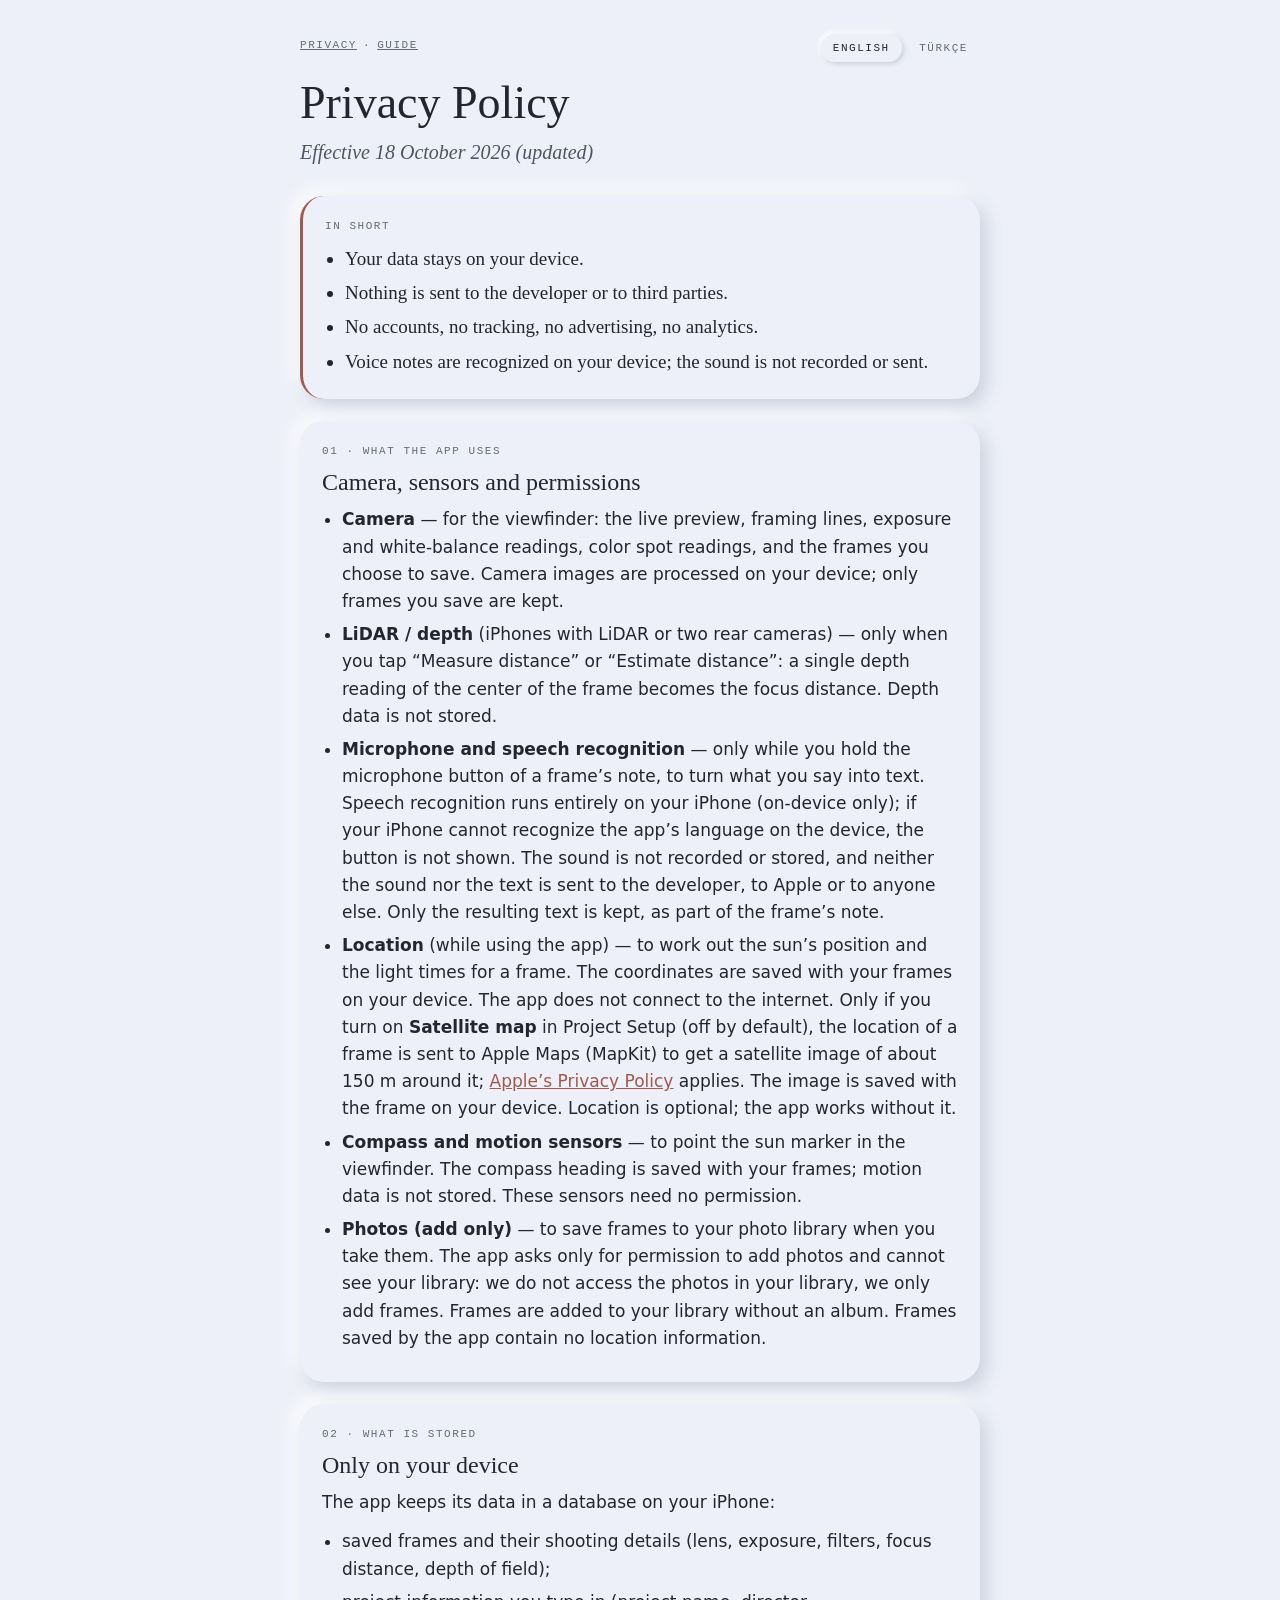
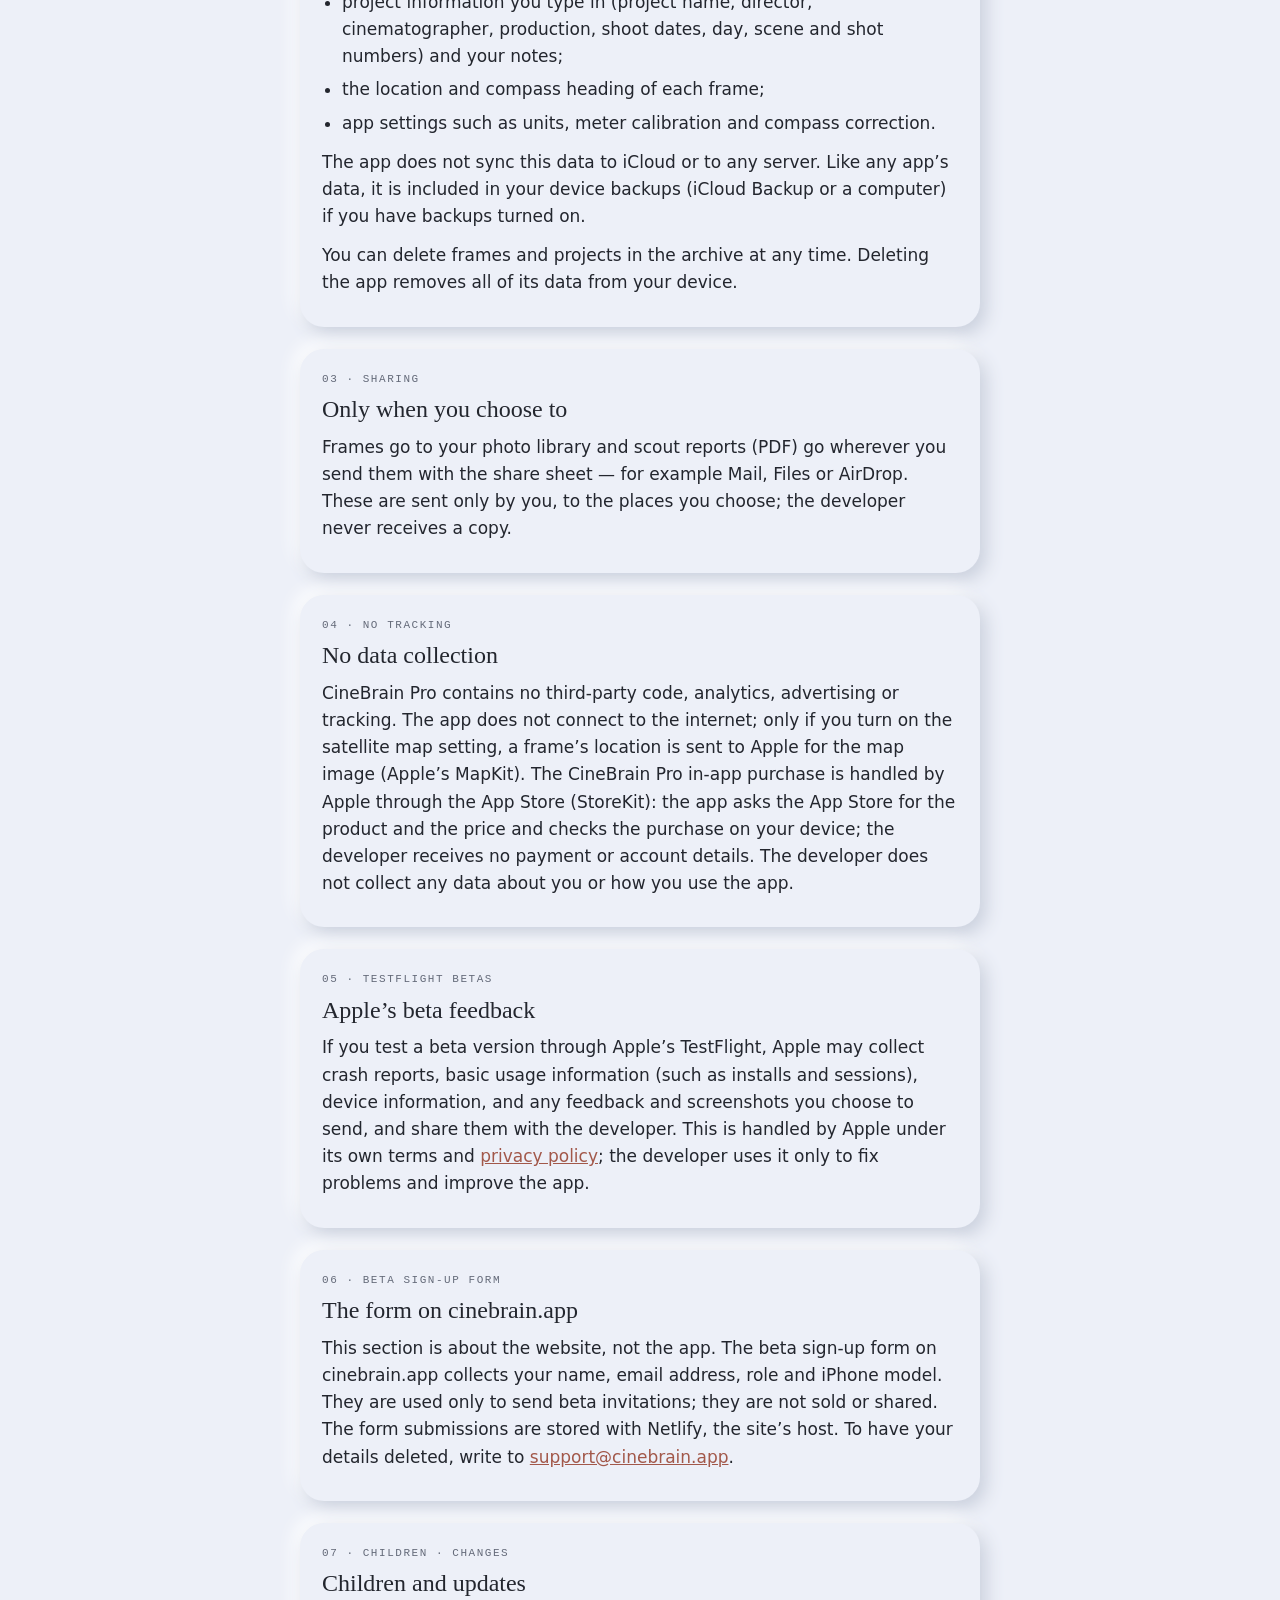
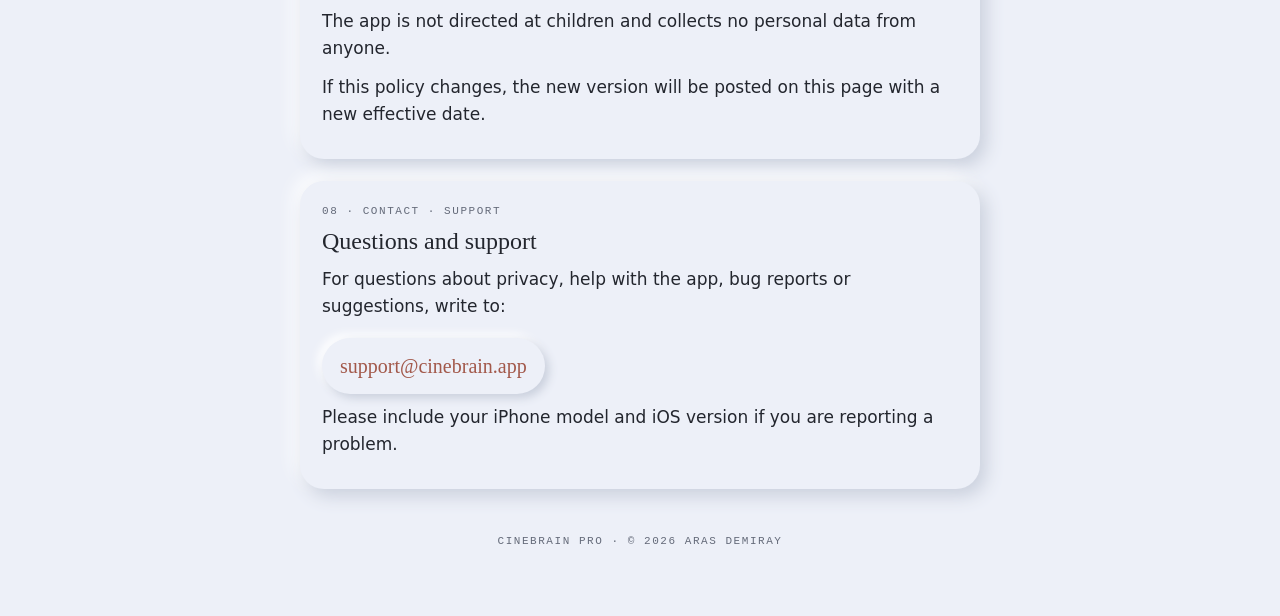
<file: index.html>
<!doctype html>
<html lang="en">
<head>
<meta charset="utf-8">
<meta name="viewport" content="width=device-width, initial-scale=1, viewport-fit=cover">
<title>CineBrain Pro · Privacy Policy</title>
<meta name="description" content="Privacy policy and support for the CineBrain Pro iOS app. Your data stays on your device.">
<link rel="alternate" hreflang="en" href="./">
<link rel="alternate" hreflang="tr" href="./tr/">
<link rel="stylesheet" href="assets/style.css">
</head>
<body>
<main>
  <header>
    <nav class="site" aria-label="Site">
      <a class="mono" href="./" aria-current="page">Privacy</a>
      <span class="mono">·</span>
      <a class="mono" href="guide/">Guide</a>
    </nav>
    <nav class="lang" aria-label="Language">
      <a href="./" aria-current="page" hreflang="en">English</a>
      <a href="./tr/" hreflang="tr" lang="tr">Türkçe</a>
    </nav>
  </header>

  <h1>Privacy Policy</h1>
  <p class="lede">Effective 18 October 2026 (updated)</p>

  <section class="card summary">
    <span class="mono">In short</span>
    <ul>
      <li>Your data stays on your device.</li>
      <li>Nothing is sent to the developer or to third parties.</li>
      <li>No accounts, no tracking, no advertising, no analytics.</li>
      <li>Voice notes are recognized on your device; the sound is not recorded or sent.</li>
    </ul>
  </section>

  <section class="card">
    <span class="mono">01 · What the app uses</span>
    <h2>Camera, sensors and permissions</h2>
    <ul>
      <li><strong>Camera</strong> — for the viewfinder: the live preview, framing lines, exposure and white-balance readings, color spot readings, and the frames you choose to save. Camera images are processed on your device; only frames you save are kept.</li>
      <li><strong>LiDAR / depth</strong> (iPhones with LiDAR or two rear cameras) — only when you tap “Measure distance” or “Estimate distance”: a single depth reading of the center of the frame becomes the focus distance. Depth data is not stored.</li>
      <li><strong>Microphone and speech recognition</strong> — only while you hold the microphone button of a frame’s note, to turn what you say into text. Speech recognition runs entirely on your iPhone (on-device only); if your iPhone cannot recognize the app’s language on the device, the button is not shown. The sound is not recorded or stored, and neither the sound nor the text is sent to the developer, to Apple or to anyone else. Only the resulting text is kept, as part of the frame’s note.</li>
      <li><strong>Location</strong> (while using the app) — to work out the sun’s position and the light times for a frame. The coordinates are saved with your frames on your device. The app does not connect to the internet. Only if you turn on <strong>Satellite map</strong> in Project Setup (off by default), the location of a frame is sent to Apple Maps (MapKit) to get a satellite image of about 150 m around it; <a href="https://www.apple.com/legal/privacy/">Apple’s Privacy Policy</a> applies. The image is saved with the frame on your device. Location is optional; the app works without it.</li>
      <li><strong>Compass and motion sensors</strong> — to point the sun marker in the viewfinder. The compass heading is saved with your frames; motion data is not stored. These sensors need no permission.</li>
      <li><strong>Photos (add only)</strong> — to save frames to your photo library when you take them. The app asks only for permission to add photos and cannot see your library: we do not access the photos in your library, we only add frames. Frames are added to your library without an album. Frames saved by the app contain no location information.</li>
    </ul>
  </section>

  <section class="card">
    <span class="mono">02 · What is stored</span>
    <h2>Only on your device</h2>
    <p>The app keeps its data in a database on your iPhone:</p>
    <ul>
      <li>saved frames and their shooting details (lens, exposure, filters, focus distance, depth of field);</li>
      <li>project information you type in (project name, director, cinematographer, production, shoot dates, day, scene and shot numbers) and your notes;</li>
      <li>the location and compass heading of each frame;</li>
      <li>app settings such as units, meter calibration and compass correction.</li>
    </ul>
    <p>The app does not sync this data to iCloud or to any server. Like any app’s data, it is included in your device backups (iCloud Backup or a computer) if you have backups turned on.</p>
    <p>You can delete frames and projects in the archive at any time. Deleting the app removes all of its data from your device.</p>
  </section>

  <section class="card">
    <span class="mono">03 · Sharing</span>
    <h2>Only when you choose to</h2>
    <p>Frames go to your photo library and scout reports (PDF) go wherever you send them with the share sheet — for example Mail, Files or AirDrop. These are sent only by you, to the places you choose; the developer never receives a copy.</p>
  </section>

  <section class="card">
    <span class="mono">04 · No tracking</span>
    <h2>No data collection</h2>
    <p>CineBrain Pro contains no third-party code, analytics, advertising or tracking. The app does not connect to the internet; only if you turn on the satellite map setting, a frame’s location is sent to Apple for the map image (Apple’s MapKit). The CineBrain Pro in-app purchase is handled by Apple through the App Store (StoreKit): the app asks the App Store for the product and the price and checks the purchase on your device; the developer receives no payment or account details. The developer does not collect any data about you or how you use the app.</p>
  </section>

  <section class="card">
    <span class="mono">05 · TestFlight betas</span>
    <h2>Apple’s beta feedback</h2>
    <p>If you test a beta version through Apple’s TestFlight, Apple may collect crash reports, basic usage information (such as installs and sessions), device information, and any feedback and screenshots you choose to send, and share them with the developer. This is handled by Apple under its own terms and <a href="https://www.apple.com/legal/privacy/">privacy policy</a>; the developer uses it only to fix problems and improve the app.</p>
  </section>

  <section class="card" id="beta-form">
    <span class="mono">06 · Beta sign-up form</span>
    <h2>The form on cinebrain.app</h2>
    <p>This section is about the website, not the app. The beta sign-up form on cinebrain.app collects your name, email address, role and iPhone model. They are used only to send beta invitations; they are not sold or shared. The form submissions are stored with Netlify, the site’s host. To have your details deleted, write to <a href="mailto:support@cinebrain.app?subject=CineBrain%20Pro%20beta%20form">support@cinebrain.app</a>.</p>
  </section>

  <section class="card">
    <span class="mono">07 · Children · changes</span>
    <h2>Children and updates</h2>
    <p>The app is not directed at children and collects no personal data from anyone.</p>
    <p>If this policy changes, the new version will be posted on this page with a new effective date.</p>
  </section>

  <section class="card contact" id="contact">
    <span class="mono">08 · Contact · Support</span>
    <h2>Questions and support</h2>
    <p>For questions about privacy, help with the app, bug reports or suggestions, write to:</p>
    <a class="mail" href="mailto:support@cinebrain.app?subject=CineBrain%20Pro">support@cinebrain.app</a>
    <p>Please include your iPhone model and iOS version if you are reporting a problem.</p>
  </section>

  <footer><span class="mono">CineBrain Pro · © 2026 Aras Demiray</span></footer>
</main>
</body>
</html>
</file>
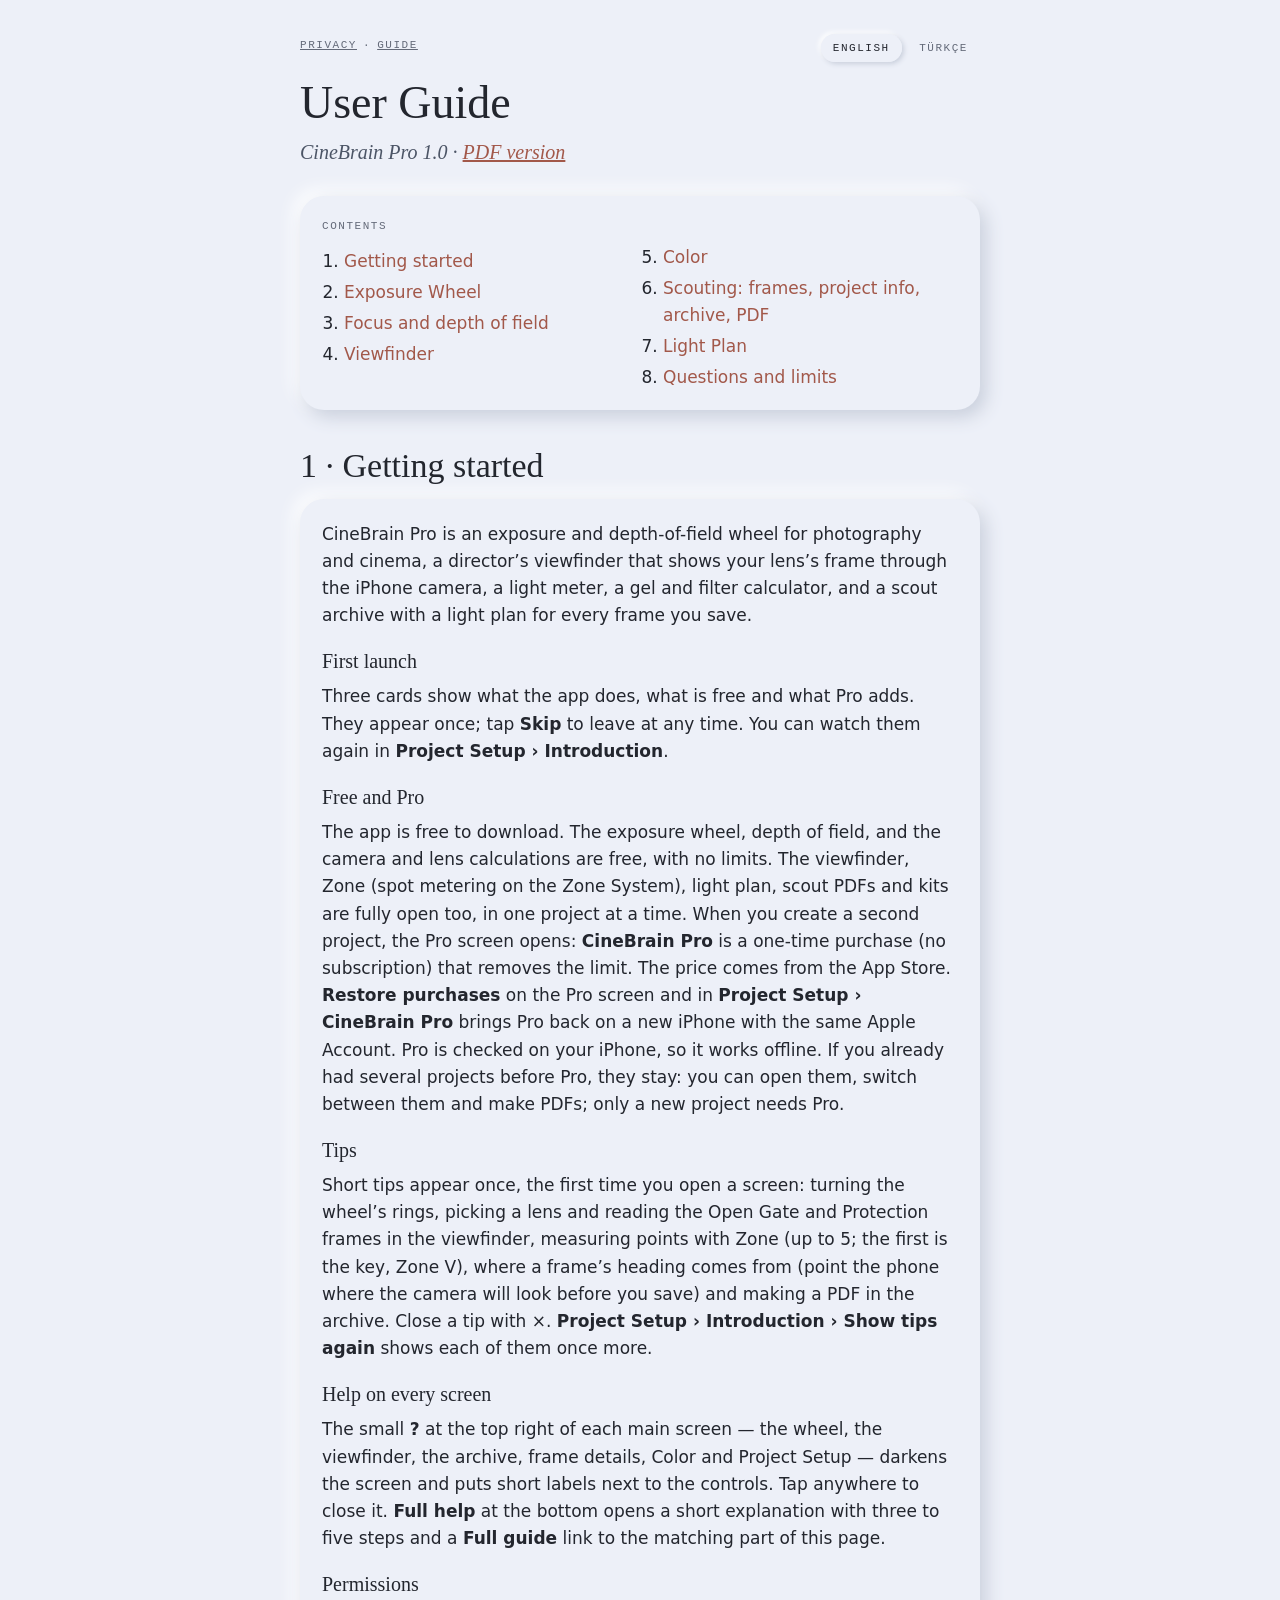
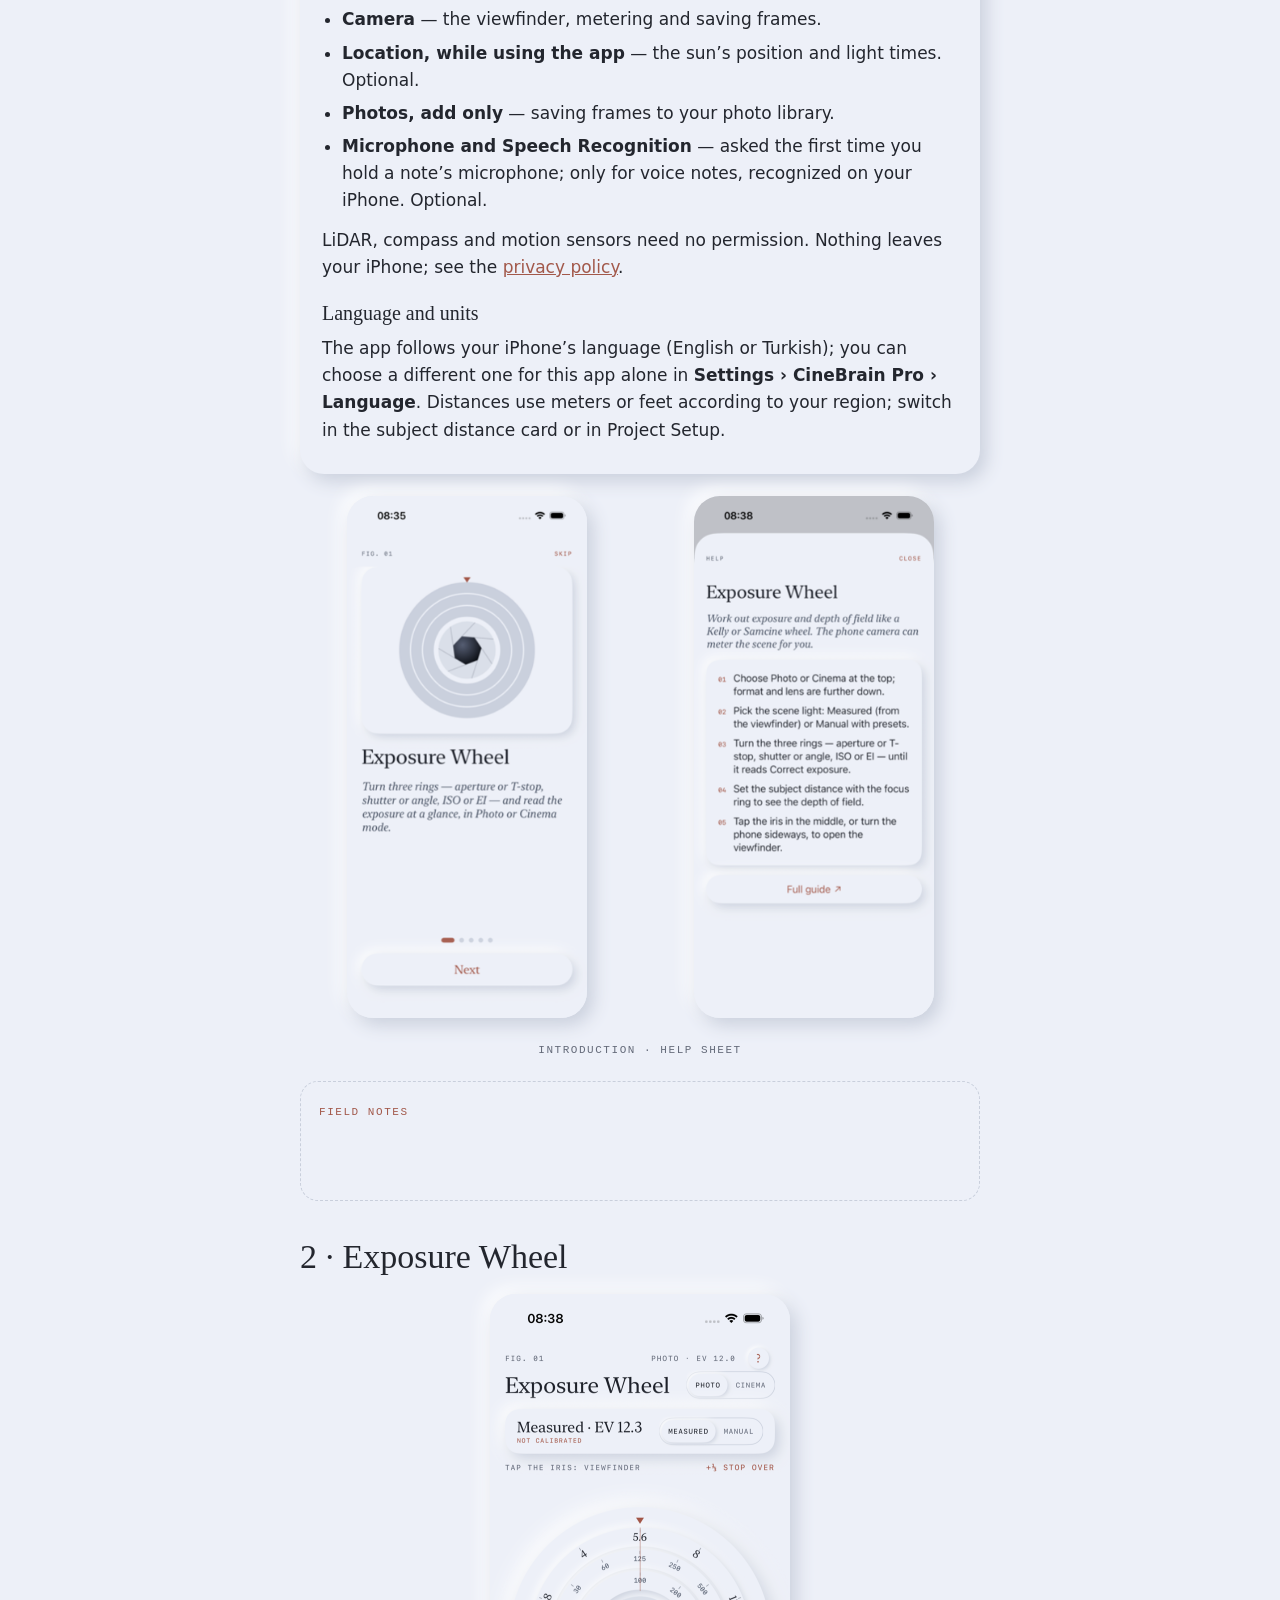
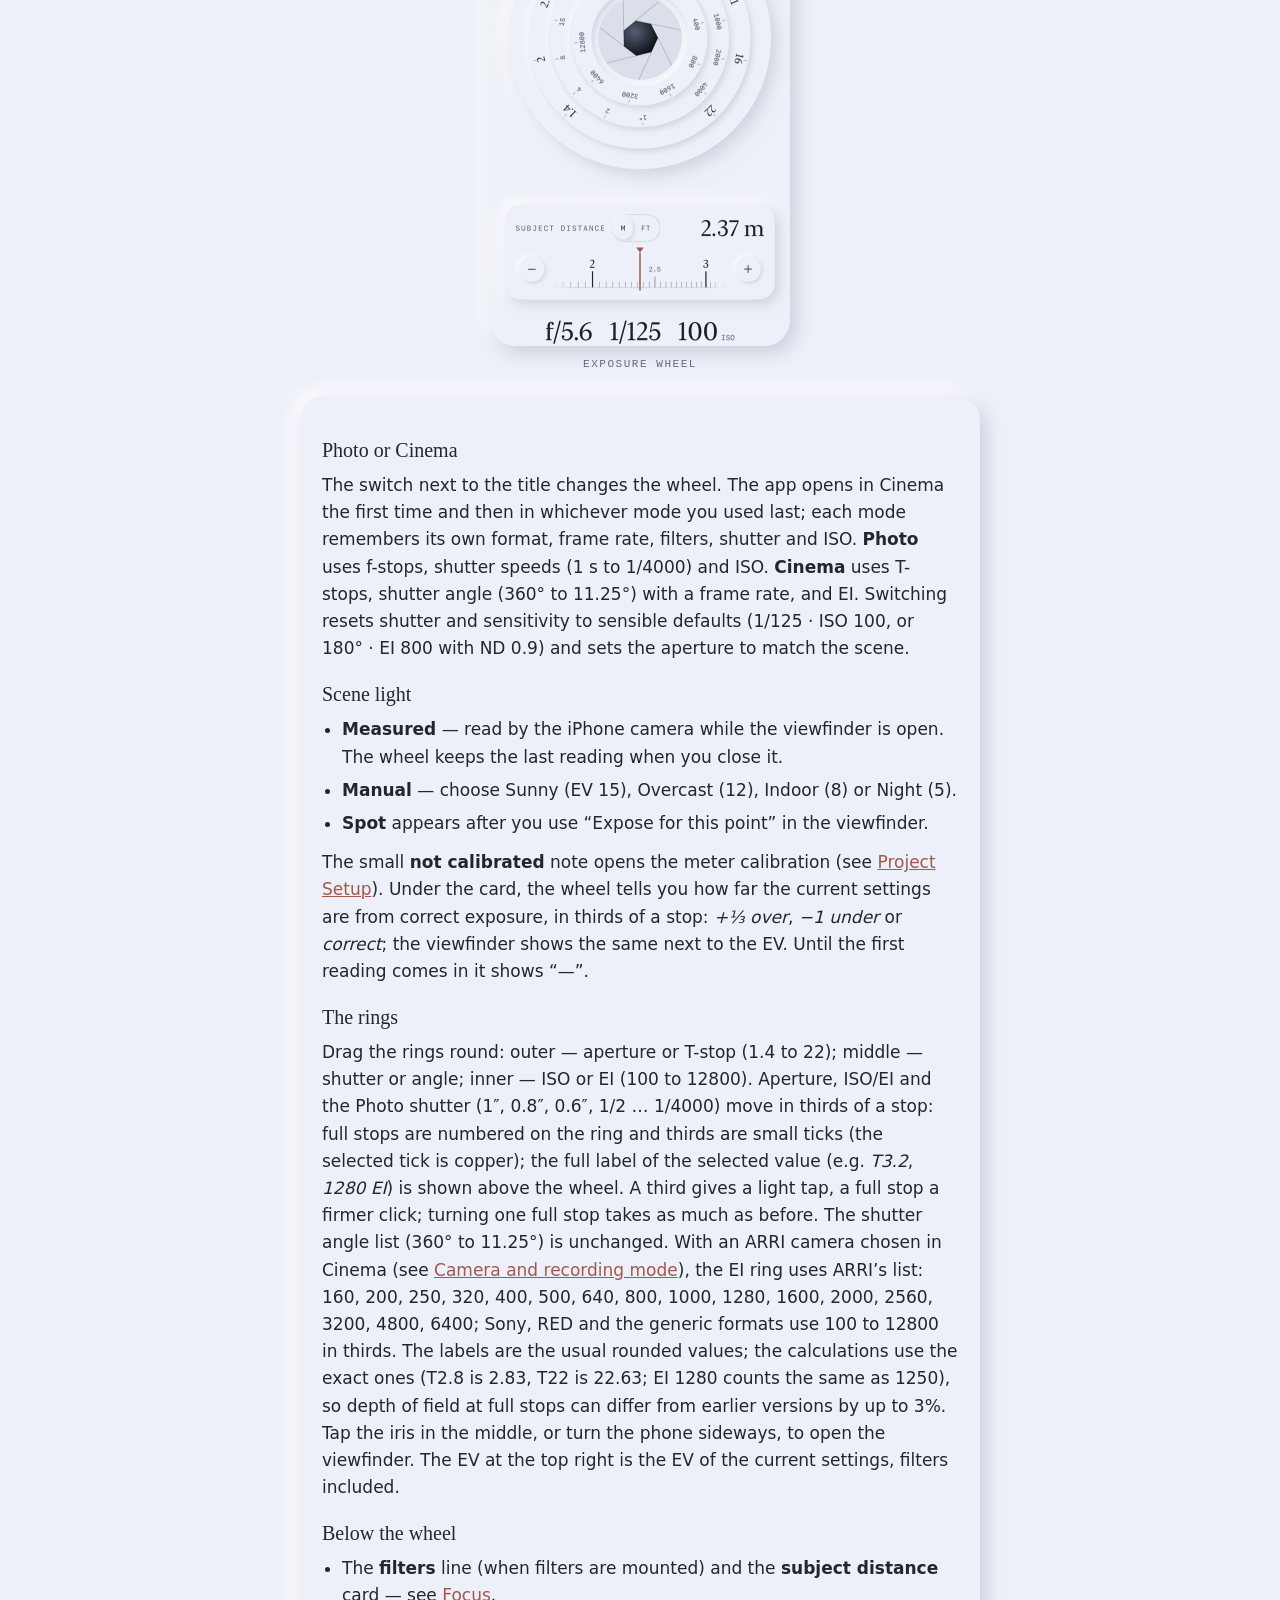
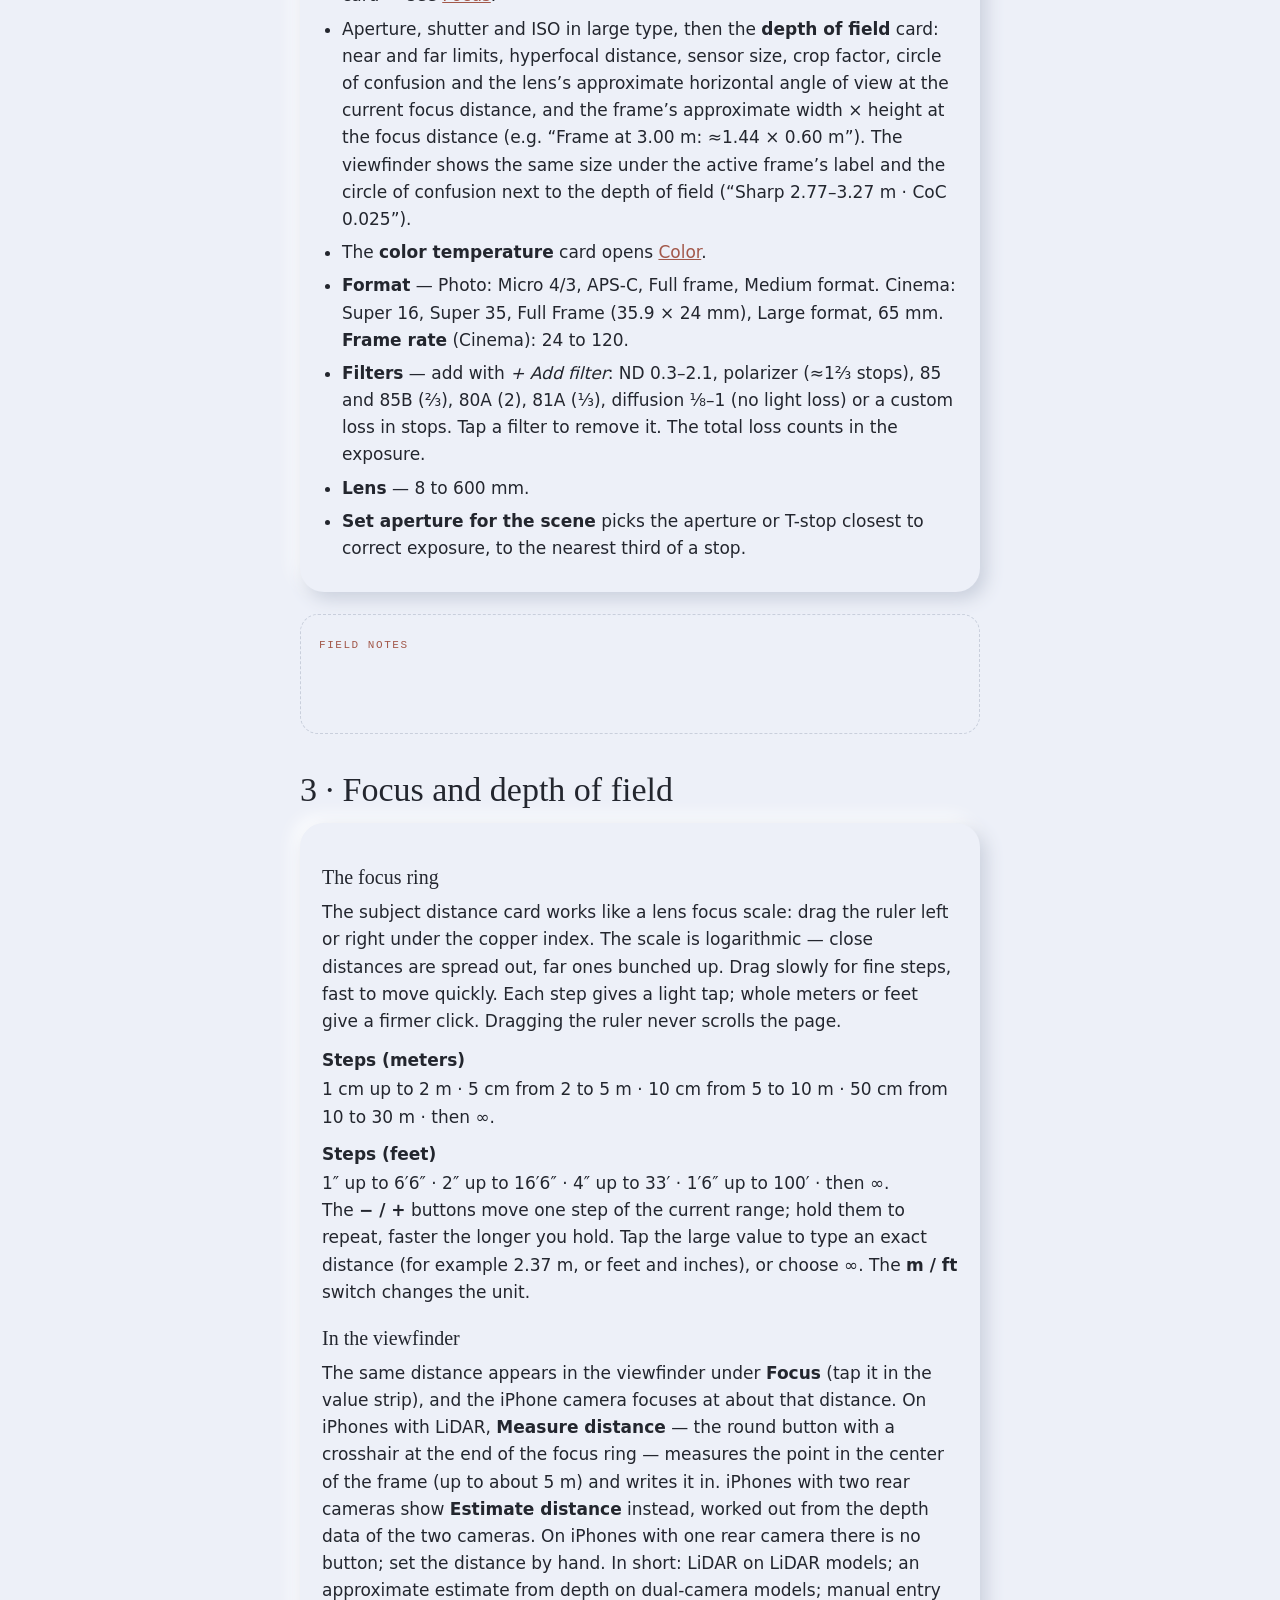
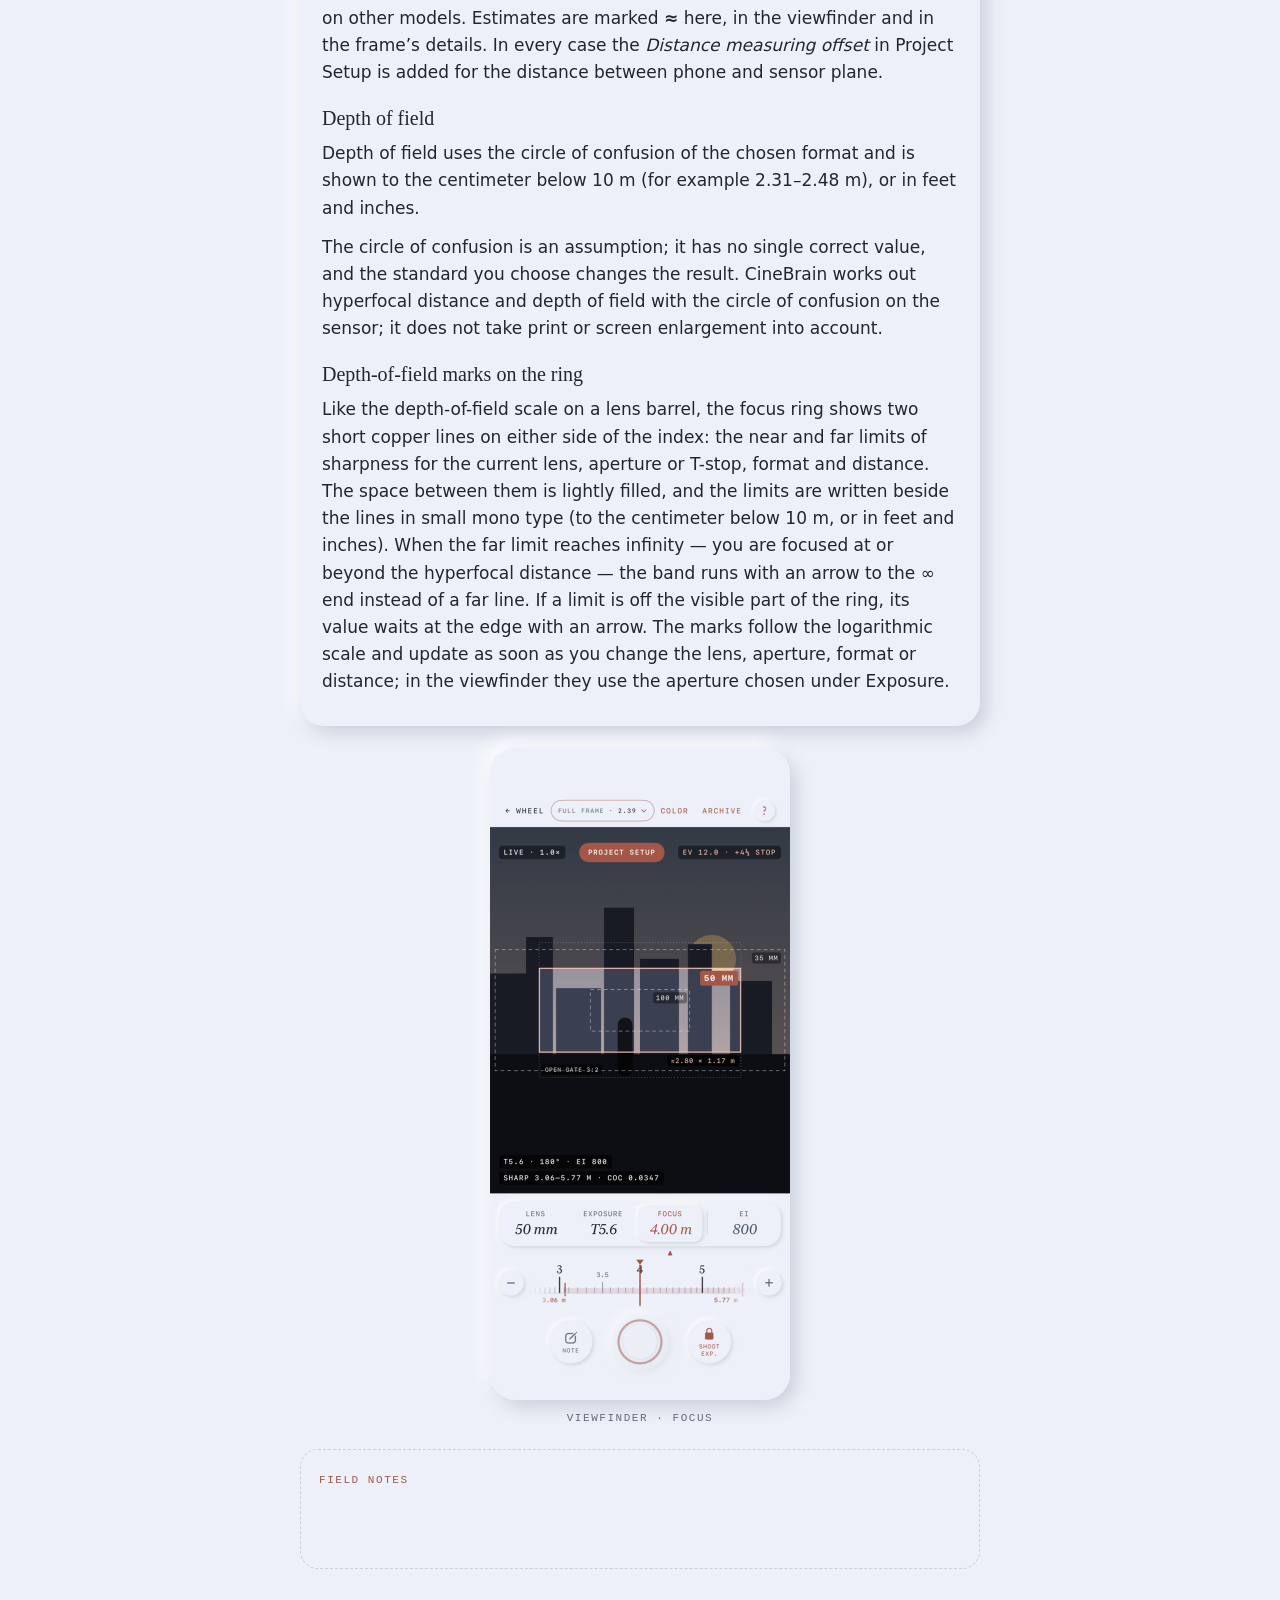
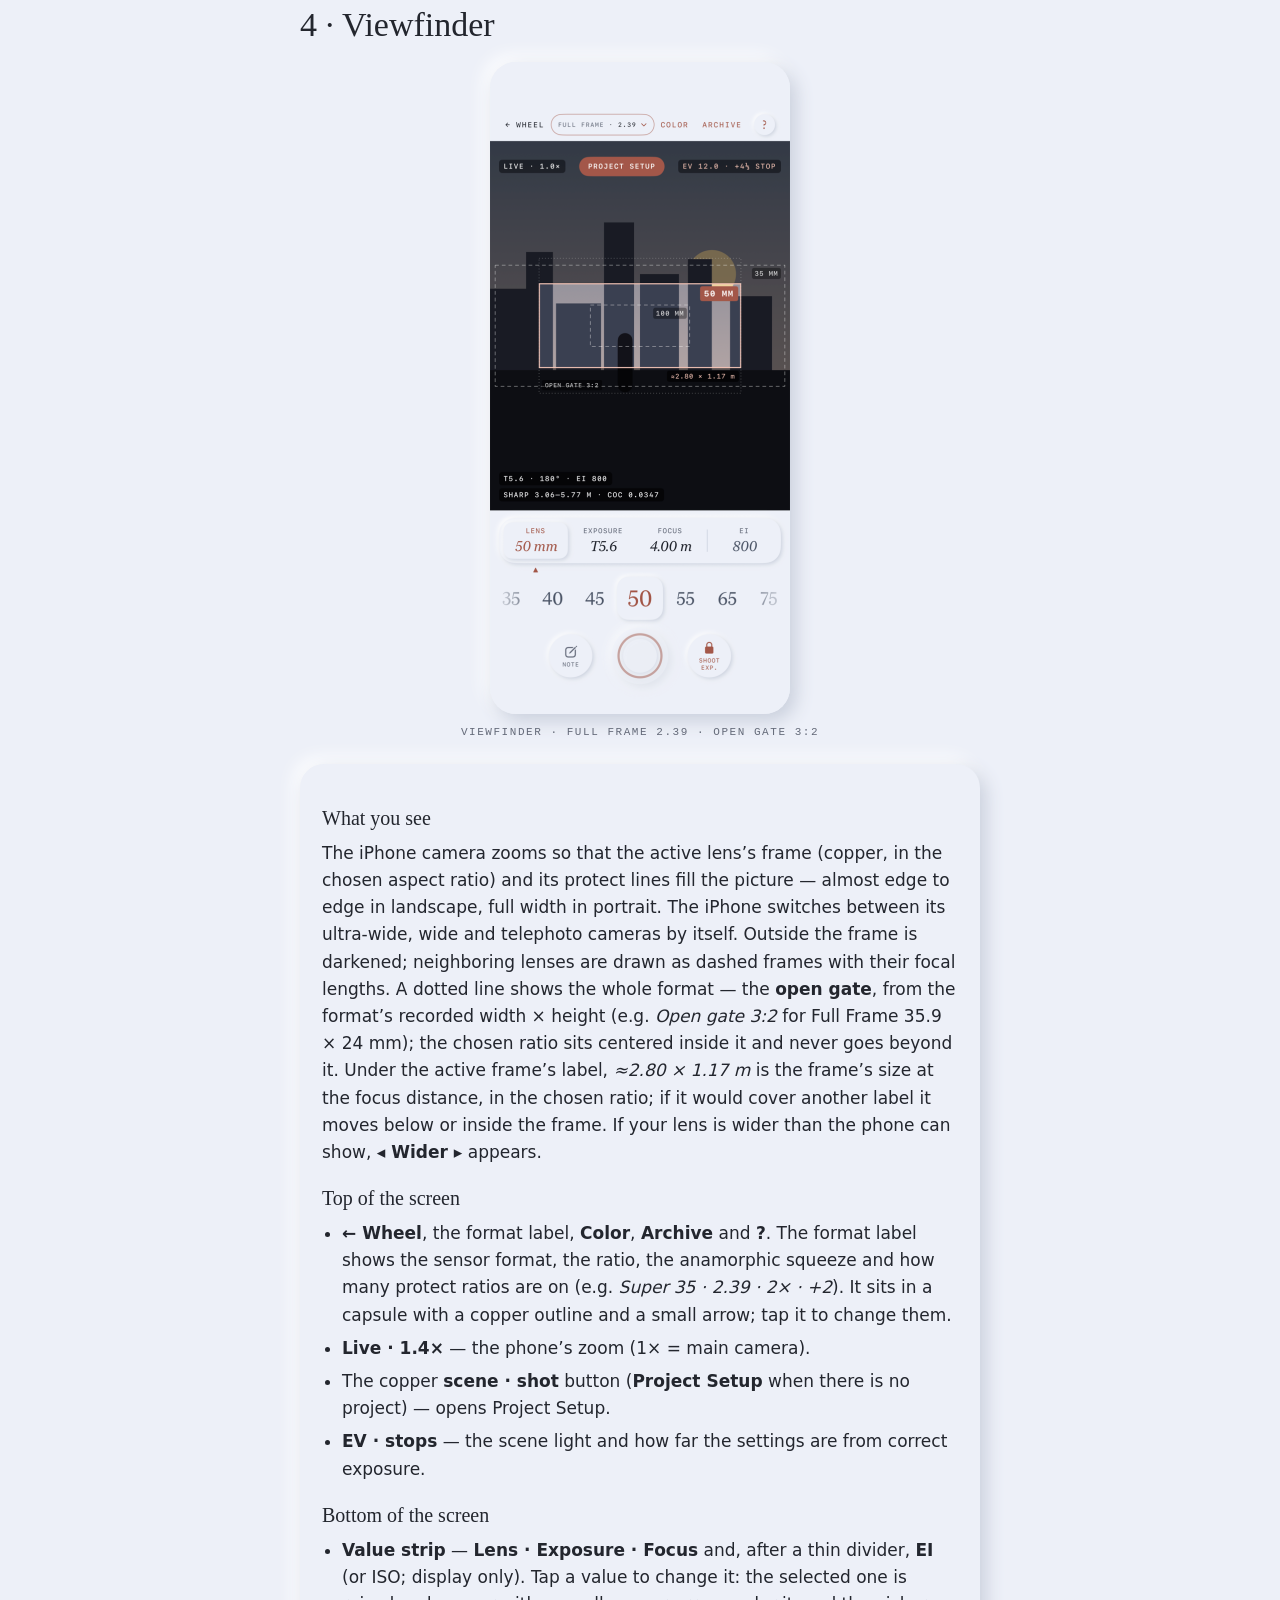
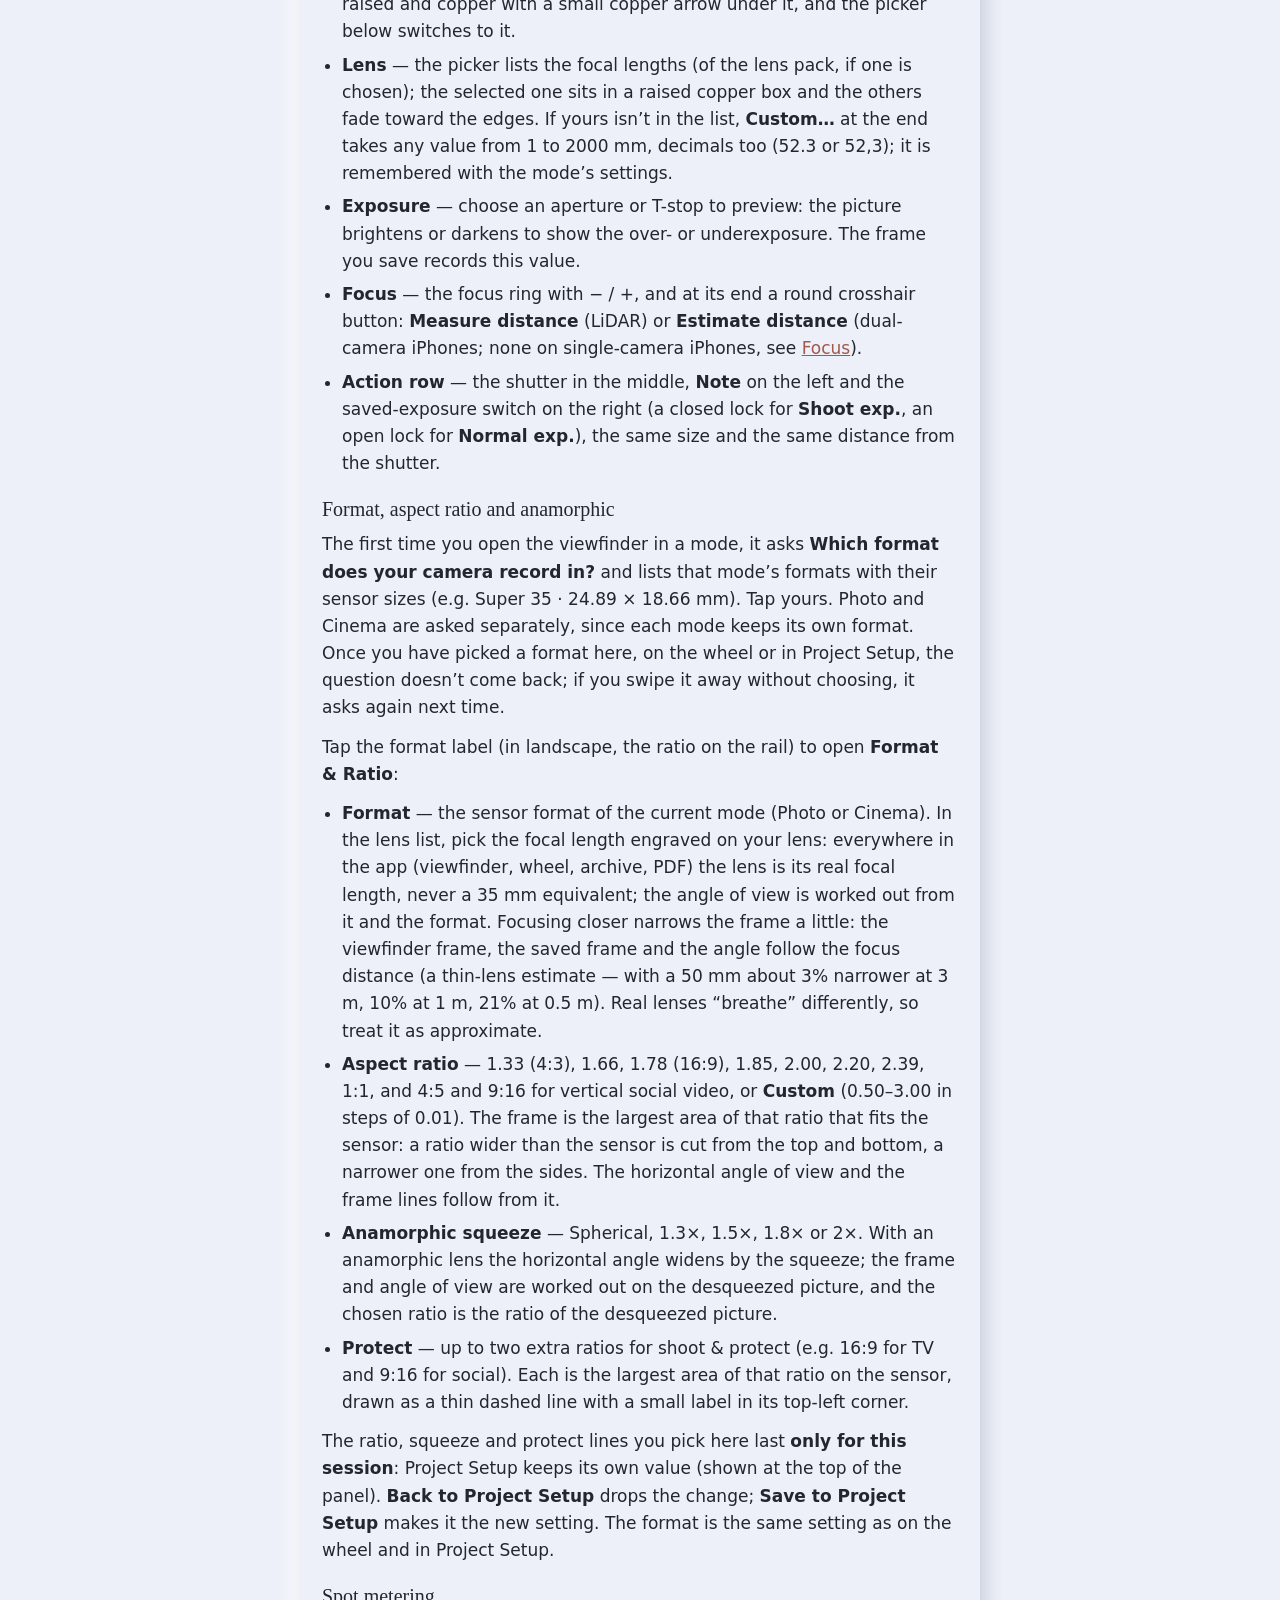
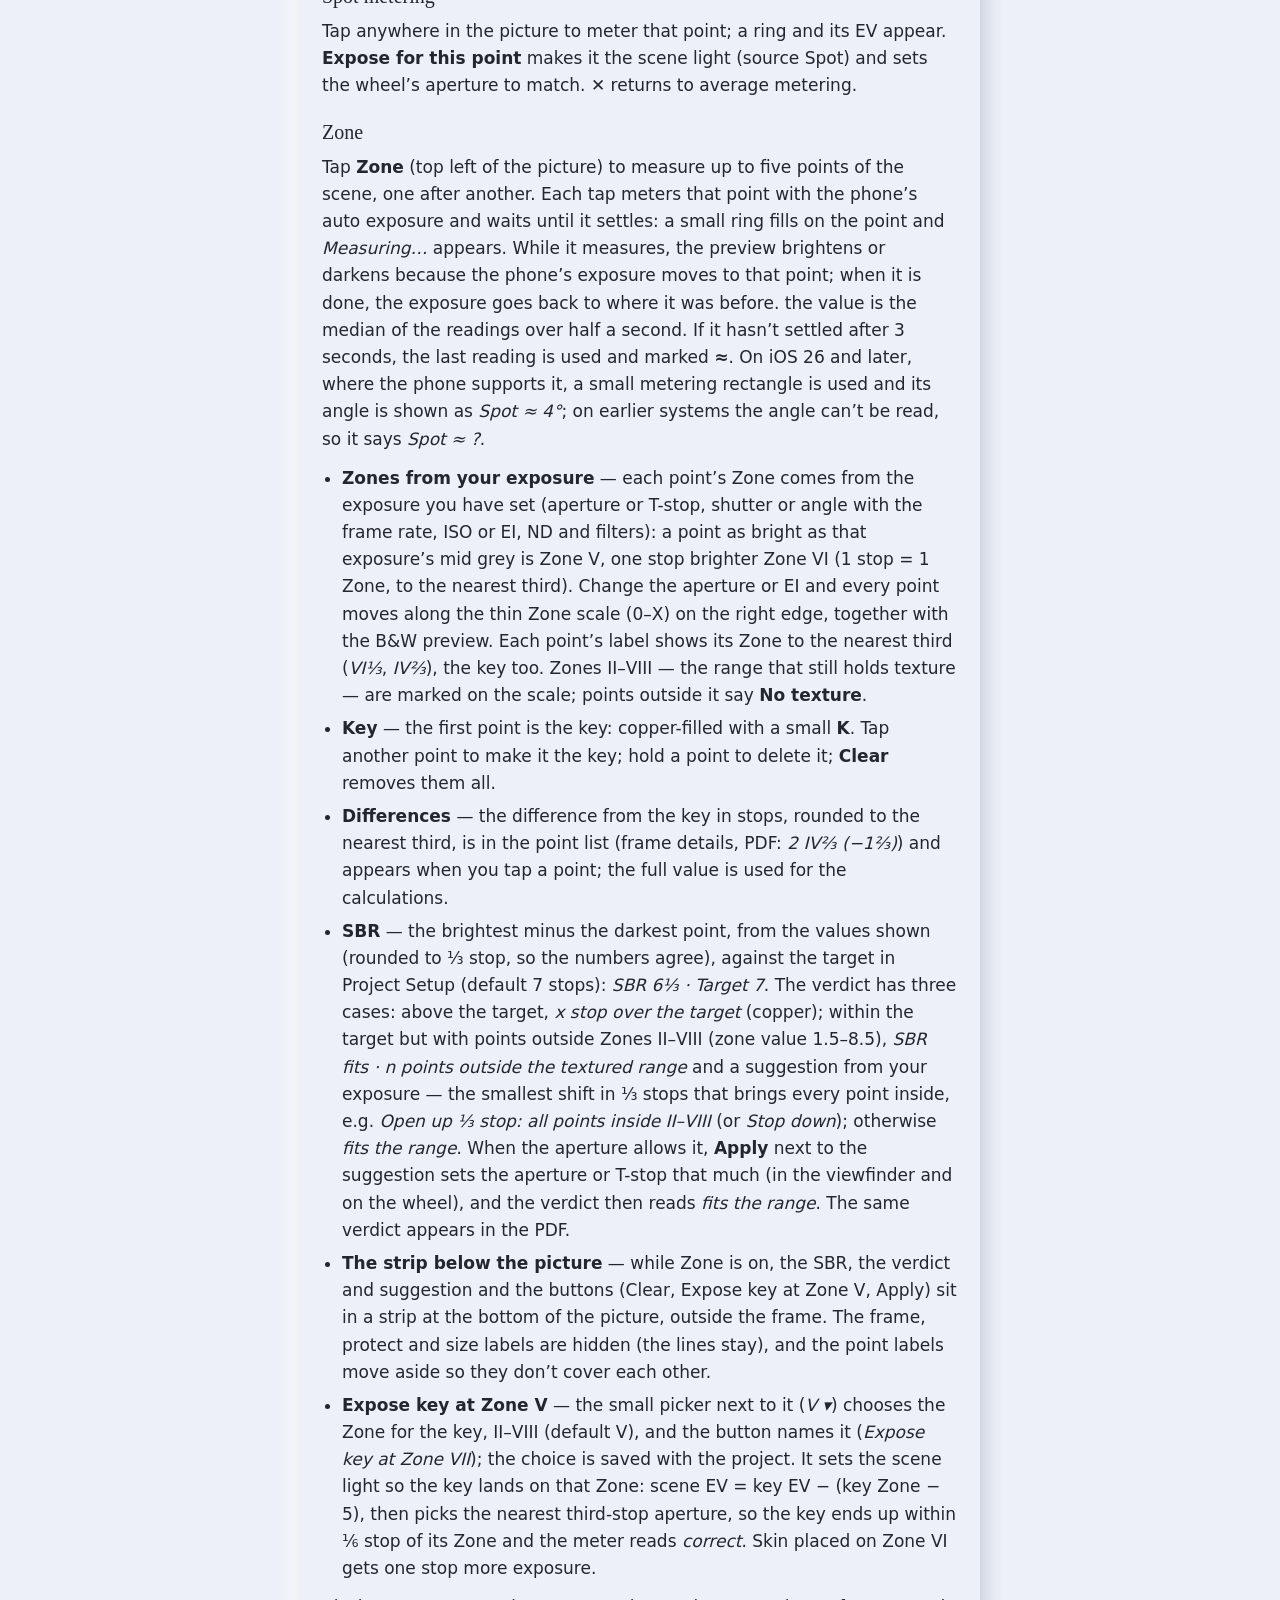
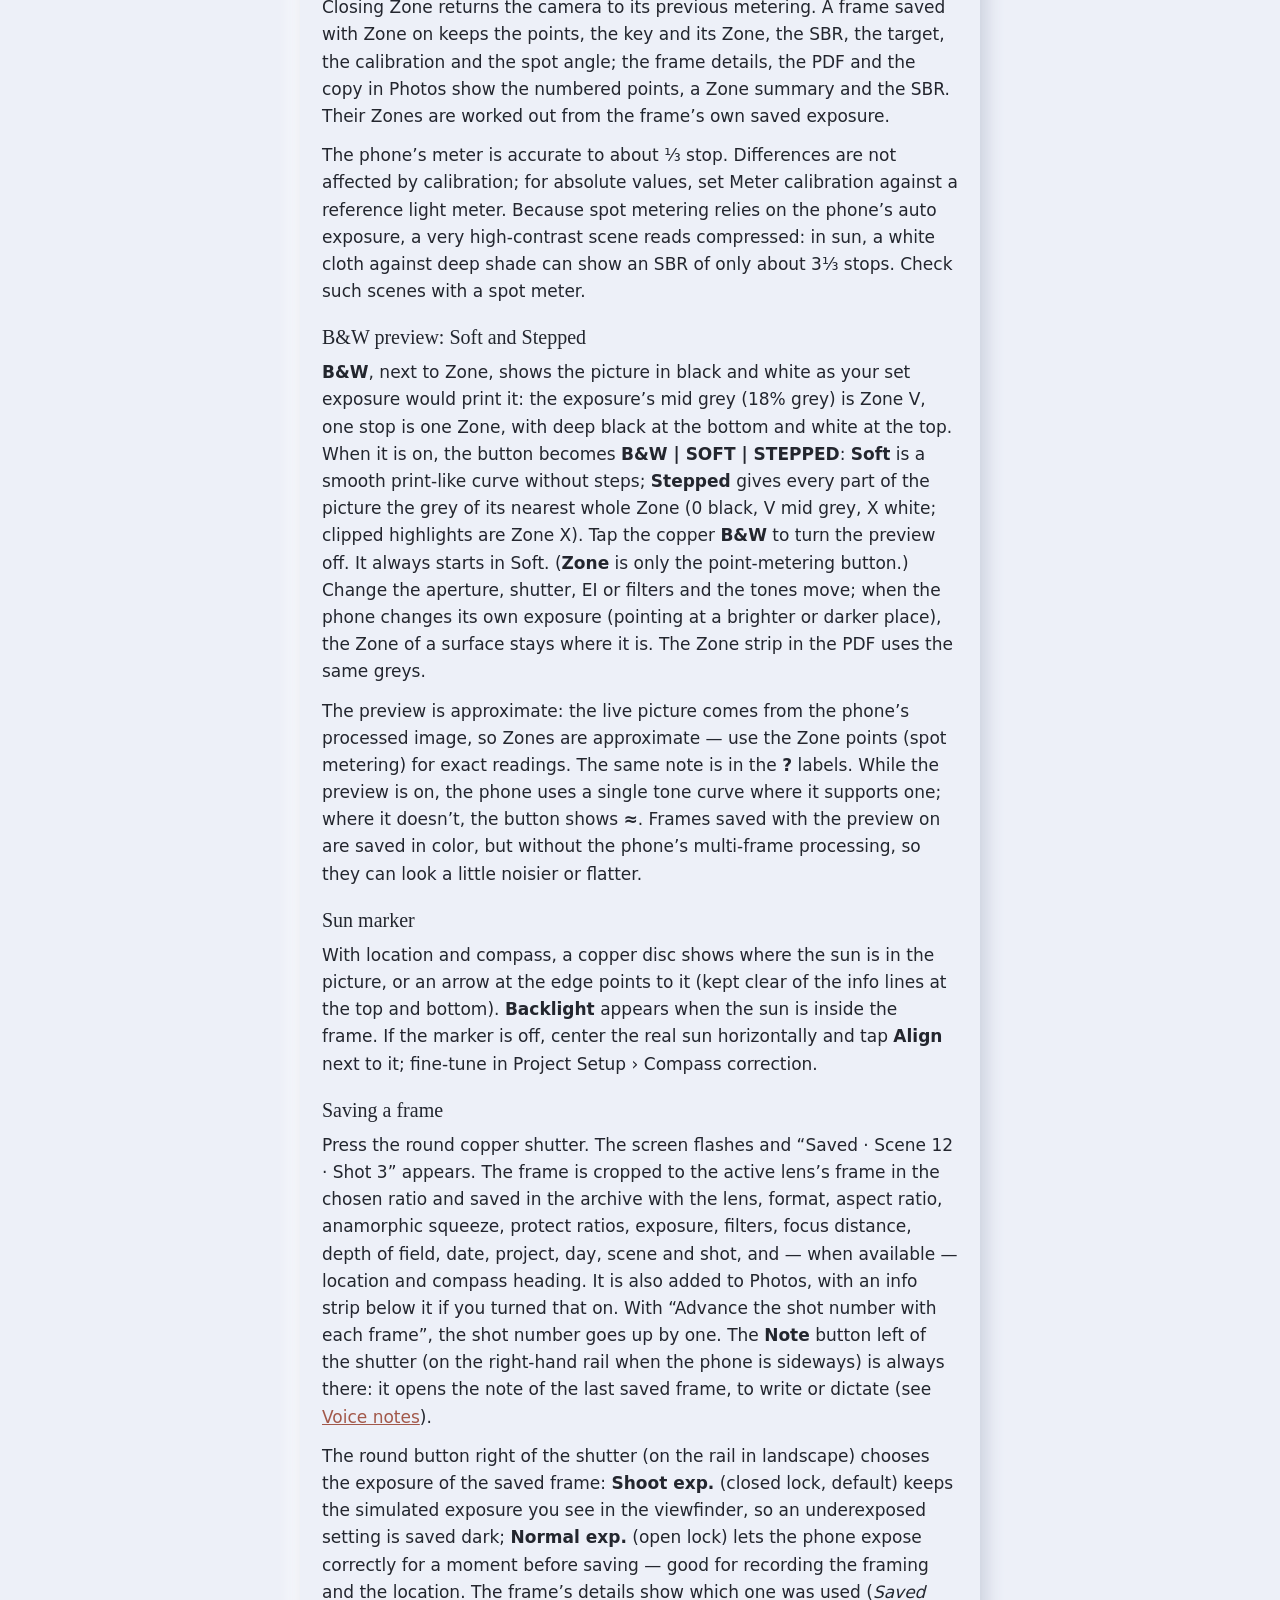
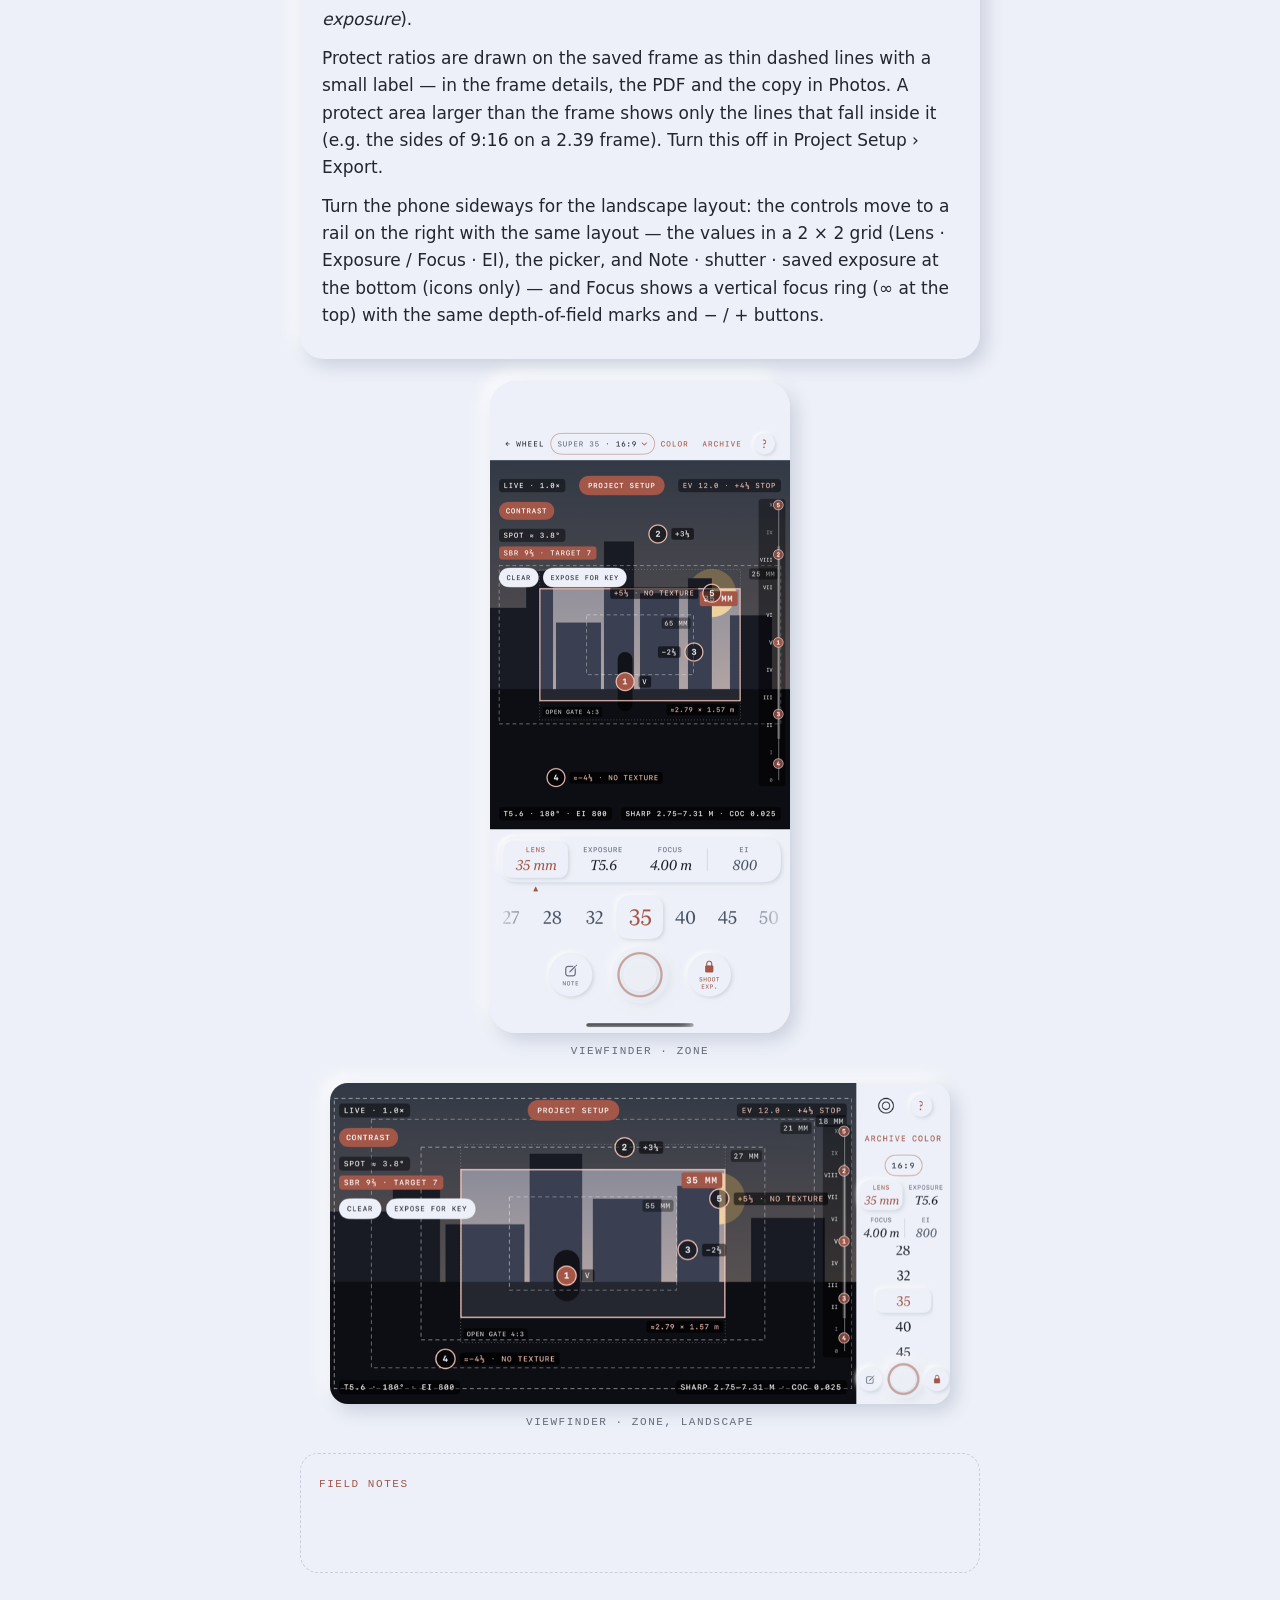
<file: guide/index.html>
<!doctype html>
<html lang="en">
<head>
<meta charset="utf-8">
<meta name="viewport" content="width=device-width, initial-scale=1, viewport-fit=cover">
<title>CineBrain Pro · User Guide</title>
<meta name="description" content="User guide for CineBrain Pro: exposure wheel, focus and depth of field, viewfinder, color, scout archive and light plan.">
<link rel="alternate" hreflang="en" href="./">
<link rel="alternate" hreflang="tr" href="../tr/guide/">
<link rel="stylesheet" href="../assets/style.css">
</head>
<body>
<main>
  <header>
    <nav class="site" aria-label="Site">
      <a class="mono" href="../">Privacy</a>
      <span class="mono">·</span>
      <a class="mono" href="./" aria-current="page">Guide</a>
    </nav>
    <nav class="lang" aria-label="Language">
      <a href="./" aria-current="page" hreflang="en">English</a>
      <a href="../tr/guide/" hreflang="tr" lang="tr">Türkçe</a>
    </nav>
  </header>

  <h1>User Guide</h1>
  <p class="lede">CineBrain Pro 1.0 · <a href="CineBrain-Pro-Guide.pdf">PDF version</a></p>

  <section class="card toc">
    <span class="mono">Contents</span>
    <ol>
      <li><a href="#getting-started">Getting started</a></li>
      <li><a href="#exposure-wheel">Exposure Wheel</a></li>
      <li><a href="#focus">Focus and depth of field</a></li>
      <li><a href="#viewfinder">Viewfinder</a></li>
      <li><a href="#color">Color</a></li>
      <li><a href="#scout">Scouting: frames, project info, archive, PDF</a></li>
      <li><a href="#light-plan">Light Plan</a></li>
      <li><a href="#faq">Questions and limits</a></li>
    </ol>
  </section>

  <!-- 1 ─────────────────────────────────────────────── -->
  <section class="chapter first" id="getting-started">
    <h2 class="big">1 · Getting started</h2>
    <div class="card">
      <p>CineBrain Pro is an exposure and depth-of-field wheel for photography and cinema, a director’s viewfinder that shows your lens’s frame through the iPhone camera, a light meter, a gel and filter calculator, and a scout archive with a light plan for every frame you save.</p>
      <h3>First launch</h3>
      <p>Three cards show what the app does, what is free and what Pro adds. They appear once; tap <strong>Skip</strong> to leave at any time. You can watch them again in <strong>Project Setup › Introduction</strong>.</p>
      <h3>Free and Pro</h3>
      <p>The app is free to download. The exposure wheel, depth of field, and the camera and lens calculations are free, with no limits. The viewfinder, Zone (spot metering on the Zone System), light plan, scout PDFs and kits are fully open too, in one project at a time. When you create a second project, the Pro screen opens: <strong>CineBrain Pro</strong> is a one-time purchase (no subscription) that removes the limit. The price comes from the App Store. <strong>Restore purchases</strong> on the Pro screen and in <strong>Project Setup › CineBrain Pro</strong> brings Pro back on a new iPhone with the same Apple Account. Pro is checked on your iPhone, so it works offline. If you already had several projects before Pro, they stay: you can open them, switch between them and make PDFs; only a new project needs Pro.</p>
      <h3>Tips</h3>
      <p>Short tips appear once, the first time you open a screen: turning the wheel’s rings, picking a lens and reading the Open Gate and Protection frames in the viewfinder, measuring points with Zone (up to 5; the first is the key, Zone V), where a frame’s heading comes from (point the phone where the camera will look before you save) and making a PDF in the archive. Close a tip with ×. <strong>Project Setup › Introduction › Show tips again</strong> shows each of them once more.</p>
      <h3>Help on every screen</h3>
      <p>The small <strong>?</strong> at the top right of each main screen — the wheel, the viewfinder, the archive, frame details, Color and Project Setup — darkens the screen and puts short labels next to the controls. Tap anywhere to close it. <strong>Full help</strong> at the bottom opens a short explanation with three to five steps and a <strong>Full guide</strong> link to the matching part of this page.</p>
      <h3>Permissions</h3>
      <ul>
        <li><strong>Camera</strong> — the viewfinder, metering and saving frames.</li>
        <li><strong>Location, while using the app</strong> — the sun’s position and light times. Optional.</li>
        <li><strong>Photos, add only</strong> — saving frames to your photo library.</li>
        <li><strong>Microphone and Speech Recognition</strong> — asked the first time you hold a note’s microphone; only for voice notes, recognized on your iPhone. Optional.</li>
      </ul>
      <p>LiDAR, compass and motion sensors need no permission. Nothing leaves your iPhone; see the <a href="../">privacy policy</a>.</p>
      <h3>Language and units</h3>
      <p>The app follows your iPhone’s language (English or Turkish); you can choose a different one for this app alone in <strong>Settings › CineBrain Pro › Language</strong>. Distances use meters or feet according to your region; switch in the subject distance card or in Project Setup.</p>
    </div>
    <figure class="pair">
      <img src="img/tour.png" alt="Introduction, FIG. 01">
      <img src="img/help.png" alt="Help sheet of the Exposure Wheel">
      <figcaption class="mono">Introduction · help sheet</figcaption>
    </figure>
    <div class="notes"><span class="mono">Field notes</span><!-- notes: getting-started --></div>
  </section>

  <!-- 2 ─────────────────────────────────────────────── -->
  <section class="chapter" id="exposure-wheel">
    <h2 class="big">2 · Exposure Wheel</h2>
    <figure>
      <img src="img/wheel.png" alt="Exposure Wheel screen">
      <figcaption class="mono">Exposure Wheel</figcaption>
    </figure>
    <div class="card">
      <h3>Photo or Cinema</h3>
      <p>The switch next to the title changes the wheel. The app opens in Cinema the first time and then in whichever mode you used last; each mode remembers its own format, frame rate, filters, shutter and ISO. <strong>Photo</strong> uses f-stops, shutter speeds (1 s to 1/4000) and ISO. <strong>Cinema</strong> uses T-stops, shutter angle (360° to 11.25°) with a frame rate, and EI. Switching resets shutter and sensitivity to sensible defaults (1/125 · ISO 100, or 180° · EI 800 with ND 0.9) and sets the aperture to match the scene.</p>
      <h3>Scene light</h3>
      <ul>
        <li><strong>Measured</strong> — read by the iPhone camera while the viewfinder is open. The wheel keeps the last reading when you close it.</li>
        <li><strong>Manual</strong> — choose Sunny (EV 15), Overcast (12), Indoor (8) or Night (5).</li>
        <li><strong>Spot</strong> appears after you use “Expose for this point” in the viewfinder.</li>
      </ul>
      <p>The small <strong>not calibrated</strong> note opens the meter calibration (see <a href="#scout">Project Setup</a>). Under the card, the wheel tells you how far the current settings are from correct exposure, in thirds of a stop: <em>+⅓ over</em>, <em>−1 under</em> or <em>correct</em>; the viewfinder shows the same next to the EV. Until the first reading comes in it shows “—”.</p>
      <h3>The rings</h3>
      <p>Drag the rings round: outer — aperture or T-stop (1.4 to 22); middle — shutter or angle; inner — ISO or EI (100 to 12800). Aperture, ISO/EI and the Photo shutter (1″, 0.8″, 0.6″, 1/2 … 1/4000) move in thirds of a stop: full stops are numbered on the ring and thirds are small ticks (the selected tick is copper); the full label of the selected value (e.g. <em>T3.2</em>, <em>1280 EI</em>) is shown above the wheel. A third gives a light tap, a full stop a firmer click; turning one full stop takes as much as before. The shutter angle list (360° to 11.25°) is unchanged. With an ARRI camera chosen in Cinema (see <a href="#camera-mode">Camera and recording mode</a>), the EI ring uses ARRI’s list: 160, 200, 250, 320, 400, 500, 640, 800, 1000, 1280, 1600, 2000, 2560, 3200, 4800, 6400; Sony, RED and the generic formats use 100 to 12800 in thirds. The labels are the usual rounded values; the calculations use the exact ones (T2.8 is 2.83, T22 is 22.63; EI 1280 counts the same as 1250), so depth of field at full stops can differ from earlier versions by up to 3%. Tap the iris in the middle, or turn the phone sideways, to open the viewfinder. The EV at the top right is the EV of the current settings, filters included.</p>
      <h3>Below the wheel</h3>
      <ul>
        <li>The <strong>filters</strong> line (when filters are mounted) and the <strong>subject distance</strong> card — see <a href="#focus">Focus</a>.</li>
        <li>Aperture, shutter and ISO in large type, then the <strong>depth of field</strong> card: near and far limits, hyperfocal distance, sensor size, crop factor, circle of confusion and the lens’s approximate horizontal angle of view at the current focus distance, and the frame’s approximate width × height at the focus distance (e.g. “Frame at 3.00 m: ≈1.44 × 0.60 m”). The viewfinder shows the same size under the active frame’s label and the circle of confusion next to the depth of field (“Sharp 2.77–3.27 m · CoC 0.025”).</li>
        <li>The <strong>color temperature</strong> card opens <a href="#color">Color</a>.</li>
        <li><strong>Format</strong> — Photo: Micro 4/3, APS-C, Full frame, Medium format. Cinema: Super 16, Super 35, Full Frame (35.9 × 24 mm), Large format, 65 mm. <strong>Frame rate</strong> (Cinema): 24 to 120.</li>
        <li><strong>Filters</strong> — add with <em>+ Add filter</em>: ND 0.3–2.1, polarizer (≈1⅔ stops), 85 and 85B (⅔), 80A (2), 81A (⅓), diffusion ⅛–1 (no light loss) or a custom loss in stops. Tap a filter to remove it. The total loss counts in the exposure.</li>
        <li><strong>Lens</strong> — 8 to 600 mm.</li>
        <li><strong>Set aperture for the scene</strong> picks the aperture or T-stop closest to correct exposure, to the nearest third of a stop.</li>
      </ul>
    </div>
    <div class="notes"><span class="mono">Field notes</span><!-- notes: exposure-wheel --></div>
  </section>

  <!-- 3 ─────────────────────────────────────────────── -->
  <section class="chapter" id="focus">
    <h2 class="big">3 · Focus and depth of field</h2>
    <div class="card">
      <h3>The focus ring</h3>
      <p>The subject distance card works like a lens focus scale: drag the ruler left or right under the copper index. The scale is logarithmic — close distances are spread out, far ones bunched up. Drag slowly for fine steps, fast to move quickly. Each step gives a light tap; whole meters or feet give a firmer click. Dragging the ruler never scrolls the page.</p>
      <dl class="terms">
        <dt>Steps (meters)</dt><dd>1 cm up to 2 m · 5 cm from 2 to 5 m · 10 cm from 5 to 10 m · 50 cm from 10 to 30 m · then ∞.</dd>
        <dt>Steps (feet)</dt><dd>1″ up to 6′6″ · 2″ up to 16′6″ · 4″ up to 33′ · 1′6″ up to 100′ · then ∞.</dd>
      </dl>
      <p>The <strong>− / +</strong> buttons move one step of the current range; hold them to repeat, faster the longer you hold. Tap the large value to type an exact distance (for example 2.37 m, or feet and inches), or choose ∞. The <strong>m / ft</strong> switch changes the unit.</p>
      <h3>In the viewfinder</h3>
      <p>The same distance appears in the viewfinder under <strong>Focus</strong> (tap it in the value strip), and the iPhone camera focuses at about that distance. On iPhones with LiDAR, <strong>Measure distance</strong> — the round button with a crosshair at the end of the focus ring — measures the point in the center of the frame (up to about 5 m) and writes it in. iPhones with two rear cameras show <strong>Estimate distance</strong> instead, worked out from the depth data of the two cameras. On iPhones with one rear camera there is no button; set the distance by hand. In short: LiDAR on LiDAR models; an approximate estimate from depth on dual-camera models; manual entry on other models. Estimates are marked <strong>≈</strong> here, in the viewfinder and in the frame’s details. In every case the <em>Distance measuring offset</em> in Project Setup is added for the distance between phone and sensor plane.</p>
      <h3>Depth of field</h3>
      <p>Depth of field uses the circle of confusion of the chosen format and is shown to the centimeter below 10 m (for example 2.31–2.48 m), or in feet and inches.</p>
      <p>The circle of confusion is an assumption; it has no single correct value, and the standard you choose changes the result. CineBrain works out hyperfocal distance and depth of field with the circle of confusion on the sensor; it does not take print or screen enlargement into account.</p>
      <h3>Depth-of-field marks on the ring</h3>
      <p>Like the depth-of-field scale on a lens barrel, the focus ring shows two short copper lines on either side of the index: the near and far limits of sharpness for the current lens, aperture or T-stop, format and distance. The space between them is lightly filled, and the limits are written beside the lines in small mono type (to the centimeter below 10 m, or in feet and inches). When the far limit reaches infinity — you are focused at or beyond the hyperfocal distance — the band runs with an arrow to the ∞ end instead of a far line. If a limit is off the visible part of the ring, its value waits at the edge with an arrow. The marks follow the logarithmic scale and update as soon as you change the lens, aperture, format or distance; in the viewfinder they use the aperture chosen under Exposure.</p>
    </div>
    <figure>
      <img src="img/focus.png" alt="Viewfinder with Focus selected: the focus ring under the value strip">
      <figcaption class="mono">Viewfinder · Focus</figcaption>
    </figure>
    <div class="notes"><span class="mono">Field notes</span><!-- notes: focus --></div>
  </section>

  <!-- 4 ─────────────────────────────────────────────── -->
  <section class="chapter" id="viewfinder">
    <h2 class="big">4 · Viewfinder</h2>
    <figure>
      <img src="img/vf.png" alt="Viewfinder: Full Frame 2.39 inside the open gate, neighboring lenses dashed">
      <figcaption class="mono">Viewfinder · Full Frame 2.39 · open gate 3:2</figcaption>
    </figure>
    <div class="card">
      <h3>What you see</h3>
      <p>The iPhone camera zooms so that the active lens’s frame (copper, in the chosen aspect ratio) and its protect lines fill the picture — almost edge to edge in landscape, full width in portrait. The iPhone switches between its ultra-wide, wide and telephoto cameras by itself. Outside the frame is darkened; neighboring lenses are drawn as dashed frames with their focal lengths. A dotted line shows the whole format — the <strong>open gate</strong>, from the format’s recorded width × height (e.g. <em>Open gate 3:2</em> for Full Frame 35.9 × 24 mm); the chosen ratio sits centered inside it and never goes beyond it. Under the active frame’s label, <em>≈2.80 × 1.17 m</em> is the frame’s size at the focus distance, in the chosen ratio; if it would cover another label it moves below or inside the frame. If your lens is wider than the phone can show, <strong>◂ Wider ▸</strong> appears.</p>
      <h3>Top of the screen</h3>
      <ul>
        <li><strong>← Wheel</strong>, the format label, <strong>Color</strong>, <strong>Archive</strong> and <strong>?</strong>. The format label shows the sensor format, the ratio, the anamorphic squeeze and how many protect ratios are on (e.g. <em>Super 35 · 2.39 · 2× · +2</em>). It sits in a capsule with a copper outline and a small arrow; tap it to change them.</li>
        <li><strong>Live · 1.4×</strong> — the phone’s zoom (1× = main camera).</li>
        <li>The copper <strong>scene · shot</strong> button (<strong>Project Setup</strong> when there is no project) — opens Project Setup.</li>
        <li><strong>EV · stops</strong> — the scene light and how far the settings are from correct exposure.</li>
      </ul>
      <h3>Bottom of the screen</h3>
      <ul>
        <li><strong>Value strip</strong> — <strong>Lens · Exposure · Focus</strong> and, after a thin divider, <strong>EI</strong> (or ISO; display only). Tap a value to change it: the selected one is raised and copper with a small copper arrow under it, and the picker below switches to it.</li>
        <li><strong>Lens</strong> — the picker lists the focal lengths (of the lens pack, if one is chosen); the selected one sits in a raised copper box and the others fade toward the edges. If yours isn’t in the list, <strong>Custom…</strong> at the end takes any value from 1 to 2000 mm, decimals too (52.3 or 52,3); it is remembered with the mode’s settings.</li>
        <li><strong>Exposure</strong> — choose an aperture or T-stop to preview: the picture brightens or darkens to show the over- or underexposure. The frame you save records this value.</li>
        <li><strong>Focus</strong> — the focus ring with − / +, and at its end a round crosshair button: <strong>Measure distance</strong> (LiDAR) or <strong>Estimate distance</strong> (dual-camera iPhones; none on single-camera iPhones, see <a href="#focus">Focus</a>).</li>
        <li><strong>Action row</strong> — the shutter in the middle, <strong>Note</strong> on the left and the saved-exposure switch on the right (a closed lock for <strong>Shoot exp.</strong>, an open lock for <strong>Normal exp.</strong>), the same size and the same distance from the shutter.</li>
      </ul>
      <h3>Format, aspect ratio and anamorphic</h3>
      <p>The first time you open the viewfinder in a mode, it asks <strong>Which format does your camera record in?</strong> and lists that mode’s formats with their sensor sizes (e.g. Super 35 · 24.89 × 18.66 mm). Tap yours. Photo and Cinema are asked separately, since each mode keeps its own format. Once you have picked a format here, on the wheel or in Project Setup, the question doesn’t come back; if you swipe it away without choosing, it asks again next time.</p>
      <p>Tap the format label (in landscape, the ratio on the rail) to open <strong>Format &amp; Ratio</strong>:</p>
      <ul>
        <li><strong>Format</strong> — the sensor format of the current mode (Photo or Cinema). In the lens list, pick the focal length engraved on your lens: everywhere in the app (viewfinder, wheel, archive, PDF) the lens is its real focal length, never a 35 mm equivalent; the angle of view is worked out from it and the format. Focusing closer narrows the frame a little: the viewfinder frame, the saved frame and the angle follow the focus distance (a thin-lens estimate — with a 50 mm about 3% narrower at 3 m, 10% at 1 m, 21% at 0.5 m). Real lenses “breathe” differently, so treat it as approximate.</li>
        <li><strong>Aspect ratio</strong> — 1.33 (4:3), 1.66, 1.78 (16:9), 1.85, 2.00, 2.20, 2.39, 1:1, and 4:5 and 9:16 for vertical social video, or <strong>Custom</strong> (0.50–3.00 in steps of 0.01). The frame is the largest area of that ratio that fits the sensor: a ratio wider than the sensor is cut from the top and bottom, a narrower one from the sides. The horizontal angle of view and the frame lines follow from it.</li>
        <li><strong>Anamorphic squeeze</strong> — Spherical, 1.3×, 1.5×, 1.8× or 2×. With an anamorphic lens the horizontal angle widens by the squeeze; the frame and angle of view are worked out on the desqueezed picture, and the chosen ratio is the ratio of the desqueezed picture.</li>
        <li><strong>Protect</strong> — up to two extra ratios for shoot &amp; protect (e.g. 16:9 for TV and 9:16 for social). Each is the largest area of that ratio on the sensor, drawn as a thin dashed line with a small label in its top-left corner.</li>
      </ul>
      <p>The ratio, squeeze and protect lines you pick here last <strong>only for this session</strong>: Project Setup keeps its own value (shown at the top of the panel). <strong>Back to Project Setup</strong> drops the change; <strong>Save to Project Setup</strong> makes it the new setting. The format is the same setting as on the wheel and in Project Setup.</p>
      <h3>Spot metering</h3>
      <p>Tap anywhere in the picture to meter that point; a ring and its EV appear. <strong>Expose for this point</strong> makes it the scene light (source Spot) and sets the wheel’s aperture to match. <strong>✕</strong> returns to average metering.</p>
      <h3 id="contrast-map">Zone</h3>
      <p>Tap <strong>Zone</strong> (top left of the picture) to measure up to five points of the scene, one after another. Each tap meters that point with the phone’s auto exposure and waits until it settles: a small ring fills on the point and <em>Measuring…</em> appears. While it measures, the preview brightens or darkens because the phone’s exposure moves to that point; when it is done, the exposure goes back to where it was before. the value is the median of the readings over half a second. If it hasn’t settled after 3 seconds, the last reading is used and marked <strong>≈</strong>. On iOS 26 and later, where the phone supports it, a small metering rectangle is used and its angle is shown as <em>Spot ≈ 4°</em>; on earlier systems the angle can’t be read, so it says <em>Spot ≈ ?</em>.</p>
      <ul>
        <li><strong>Zones from your exposure</strong> — each point’s Zone comes from the exposure you have set (aperture or T-stop, shutter or angle with the frame rate, ISO or EI, ND and filters): a point as bright as that exposure’s mid grey is Zone V, one stop brighter Zone VI (1 stop = 1 Zone, to the nearest third). Change the aperture or EI and every point moves along the thin Zone scale (0–X) on the right edge, together with the B&amp;W preview. Each point’s label shows its Zone to the nearest third (<em>VI⅓</em>, <em>IV⅔</em>), the key too. Zones II–VIII — the range that still holds texture — are marked on the scale; points outside it say <strong>No texture</strong>.</li>
        <li><strong>Key</strong> — the first point is the key: copper-filled with a small <strong>K</strong>. Tap another point to make it the key; hold a point to delete it; <strong>Clear</strong> removes them all.</li>
        <li><strong>Differences</strong> — the difference from the key in stops, rounded to the nearest third, is in the point list (frame details, PDF: <em>2 IV⅔ (−1⅔)</em>) and appears when you tap a point; the full value is used for the calculations.</li>
        <li><strong>SBR</strong> — the brightest minus the darkest point, from the values shown (rounded to ⅓ stop, so the numbers agree), against the target in Project Setup (default 7 stops): <em>SBR 6⅓ · Target 7</em>. The verdict has three cases: above the target, <em>x stop over the target</em> (copper); within the target but with points outside Zones II–VIII (zone value 1.5–8.5), <em>SBR fits · n points outside the textured range</em> and a suggestion from your exposure — the smallest shift in ⅓ stops that brings every point inside, e.g. <em>Open up ⅓ stop: all points inside II–VIII</em> (or <em>Stop down</em>); otherwise <em>fits the range</em>. When the aperture allows it, <strong>Apply</strong> next to the suggestion sets the aperture or T-stop that much (in the viewfinder and on the wheel), and the verdict then reads <em>fits the range</em>. The same verdict appears in the PDF.</li>
        <li><strong>The strip below the picture</strong> — while Zone is on, the SBR, the verdict and suggestion and the buttons (Clear, Expose key at Zone V, Apply) sit in a strip at the bottom of the picture, outside the frame. The frame, protect and size labels are hidden (the lines stay), and the point labels move aside so they don’t cover each other.</li>
        <li><strong>Expose key at Zone V</strong> — the small picker next to it (<em>V ▾</em>) chooses the Zone for the key, II–VIII (default V), and the button names it (<em>Expose key at Zone VII</em>); the choice is saved with the project. It sets the scene light so the key lands on that Zone: scene EV = key EV − (key Zone − 5), then picks the nearest third-stop aperture, so the key ends up within ⅙ stop of its Zone and the meter reads <em>correct</em>. Skin placed on Zone VI gets one stop more exposure.</li>
      </ul>
      <p>Closing Zone returns the camera to its previous metering. A frame saved with Zone on keeps the points, the key and its Zone, the SBR, the target, the calibration and the spot angle; the frame details, the PDF and the copy in Photos show the numbered points, a Zone summary and the SBR. Their Zones are worked out from the frame’s own saved exposure.</p>
      <p>The phone’s meter is accurate to about ⅓ stop. Differences are not affected by calibration; for absolute values, set Meter calibration against a reference light meter. Because spot metering relies on the phone’s auto exposure, a very high-contrast scene reads compressed: in sun, a white cloth against deep shade can show an SBR of only about 3⅓ stops. Check such scenes with a spot meter.</p>
      <h3 id="bw-zone">B&amp;W preview: Soft and Stepped</h3>
      <p><strong>B&amp;W</strong>, next to Zone, shows the picture in black and white as your set exposure would print it: the exposure’s mid grey (18% grey) is Zone V, one stop is one Zone, with deep black at the bottom and white at the top. When it is on, the button becomes <strong>B&amp;W | SOFT | STEPPED</strong>: <strong>Soft</strong> is a smooth print-like curve without steps; <strong>Stepped</strong> gives every part of the picture the grey of its nearest whole Zone (0 black, V mid grey, X white; clipped highlights are Zone X). Tap the copper <strong>B&amp;W</strong> to turn the preview off. It always starts in Soft. (<strong>Zone</strong> is only the point-metering button.) Change the aperture, shutter, EI or filters and the tones move; when the phone changes its own exposure (pointing at a brighter or darker place), the Zone of a surface stays where it is. The Zone strip in the PDF uses the same greys.</p>
      <p>The preview is approximate: the live picture comes from the phone’s processed image, so Zones are approximate — use the Zone points (spot metering) for exact readings. The same note is in the <strong>?</strong> labels. While the preview is on, the phone uses a single tone curve where it supports one; where it doesn’t, the button shows <strong>≈</strong>. Frames saved with the preview on are saved in color, but without the phone’s multi-frame processing, so they can look a little noisier or flatter.</p>
      <h3>Sun marker</h3>
      <p>With location and compass, a copper disc shows where the sun is in the picture, or an arrow at the edge points to it (kept clear of the info lines at the top and bottom). <strong>Backlight</strong> appears when the sun is inside the frame. If the marker is off, center the real sun horizontally and tap <strong>Align</strong> next to it; fine-tune in Project Setup › Compass correction.</p>
      <h3>Saving a frame</h3>
      <p>Press the round copper shutter. The screen flashes and “Saved · Scene 12 · Shot 3” appears. The frame is cropped to the active lens’s frame in the chosen ratio and saved in the archive with the lens, format, aspect ratio, anamorphic squeeze, protect ratios, exposure, filters, focus distance, depth of field, date, project, day, scene and shot, and — when available — location and compass heading. It is also added to Photos, with an info strip below it if you turned that on. With “Advance the shot number with each frame”, the shot number goes up by one. The <strong>Note</strong> button left of the shutter (on the right-hand rail when the phone is sideways) is always there: it opens the note of the last saved frame, to write or dictate (see <a href="#scout">Voice notes</a>).</p>
      <p>The round button right of the shutter (on the rail in landscape) chooses the exposure of the saved frame: <strong>Shoot exp.</strong> (closed lock, default) keeps the simulated exposure you see in the viewfinder, so an underexposed setting is saved dark; <strong>Normal exp.</strong> (open lock) lets the phone expose correctly for a moment before saving — good for recording the framing and the location. The frame’s details show which one was used (<em>Saved exposure</em>).</p>
      <p>Protect ratios are drawn on the saved frame as thin dashed lines with a small label — in the frame details, the PDF and the copy in Photos. A protect area larger than the frame shows only the lines that fall inside it (e.g. the sides of 9:16 on a 2.39 frame). Turn this off in Project Setup › Export.</p>
      <p>Turn the phone sideways for the landscape layout: the controls move to a rail on the right with the same layout — the values in a 2 × 2 grid (Lens · Exposure / Focus · EI), the picker, and Note · shutter · saved exposure at the bottom (icons only) — and Focus shows a vertical focus ring (∞ at the top) with the same depth-of-field marks and − / + buttons.</p>
    </div>
    <figure>
      <img src="img/contrast.png" alt="Zone: five numbered points, Zone scale on the right, SBR above the target">
      <figcaption class="mono">Viewfinder · Zone</figcaption>
    </figure>
    <figure class="wide">
      <img src="img/contrast-landscape.png" alt="Zone in landscape">
      <figcaption class="mono">Viewfinder · Zone, landscape</figcaption>
    </figure>
    <div class="notes"><span class="mono">Field notes</span><!-- notes: viewfinder --></div>
  </section>

  <!-- 5 ─────────────────────────────────────────────── -->
  <section class="chapter" id="color">
    <h2 class="big">5 · Color</h2>
    <figure>
      <img src="img/color.png" alt="Color temperature screen">
      <figcaption class="mono">Color temperature</figcaption>
    </figure>
    <div class="card">
      <p>Open <strong>Color</strong> from the color temperature card on the wheel or from the viewfinder.</p>
      <h3>Light reading</h3>
      <ul>
        <li><strong>Measured</strong> — the iPhone camera’s automatic white balance, read live while the viewfinder runs.</li>
        <li><strong>Spot</strong> — the viewfinder opens with “Tap a white or grey surface”; the color of that spot is measured and sent back here.</li>
        <li><strong>Manual</strong> — Candle 1900 K, Tungsten 3200 K, HMI / Daylight 5600 K, Overcast 6500 K, Shade 7500 K, or the slider (1500–12000 K). Changing a value by hand switches the source to Manual.</li>
      </ul>
      <p>The tint slider (−50 to +50) can be adjusted by hand. The reading is approximate — the phone is not a color meter.</p>
      <h3>Camera and mired shift</h3>
      <p>Set the camera’s white balance (3200, 4300, 5600, 6500 K or the slider). The mired shift is camera minus light: plus means the light is too blue (warm it with CTO), minus means it is too warm (cool it with CTB).</p>
      <h3>Suggestions</h3>
      <ul>
        <li><strong>Gels on the light</strong> — Rosco or LEE, one gel or a pair, with product numbers, the shift, what remains and the resulting color temperature.</li>
        <li><strong>Or a filter on the lens</strong> — 85, 85B, 85C, 81A–C, 80A–C, 82A with their filter factors. <strong>Mount on the lens</strong> adds 85, 85B, 80A or 81A to the wheel’s filters.</li>
        <li><strong>Green · magenta</strong> — from the tint: Plus or Minus Green, full, ½ or ¼ (Rosco 3304/3315/3316 and 3308/3313/3314; LEE 244–246 and 247–249). Tint is roughly in CC units.</li>
      </ul>
      <p>Rosco values are as published. LEE publishes conversions; its mired shifts here are calculated from them. Camera filters use Wratten values.</p>
    </div>
    <div class="notes"><span class="mono">Field notes</span><!-- notes: color --></div>
  </section>

  <!-- 6 ─────────────────────────────────────────────── -->
  <section class="chapter" id="scout">
    <h2 class="big">6 · Scouting: frames, project info, archive, PDF</h2>
    <figure class="pair">
      <img src="img/slate.png" alt="Project Setup">
      <img src="img/archive.png" alt="Scout Archive">
      <figcaption class="mono">Project Setup · Scout Archive</figcaption>
    </figure>
    <div class="card">
      <h3>Project Setup</h3>
      <p>Open it from <strong>Project Setup</strong> at the top of the Exposure Wheel, the copper scene · shot button in the viewfinder, or <strong>Archive › Project Setup</strong>. Everything set here stays as it is until you change it here — switching modes or trying something in the viewfinder doesn’t reset it.</p>
      <ul>
        <li><strong>Projects</strong> — tap a project to make it active; <em>+ New project</em> creates one. New frames go to the active project.</li>
        <li><strong>Today’s shoot</strong> — day, scene and shot counters with − / +; <em>Advance the shot number with each frame</em>.</li>
        <li><strong>Credits</strong> — project name, director, cinematographer, production and shoot dates; they appear in the archive and on the PDF cover.</li>
        <li><strong>Delete project</strong> — its frames stay in the archive.</li>
      </ul>
      <h3>Settings (in Project Setup)</h3>
      <ul>
        <li><strong>Format</strong> — the sensor format for Photo and for Cinema; each mode keeps its own.</li>
        <li id="camera-mode"><strong>Camera and recording mode</strong> (Cinema only) — optional, under the Cinema formats. <strong>Camera</strong> starts at <em>None — generic format</em>, which keeps the formats above. Pick a camera — the menu is grouped by maker: <strong>ARRI</strong> (ALEXA 35 and 35 Xtreme, ALEXA Mini LF, ALEXA LF, ALEXA 65, ALEXA 265, ALEXA Mini, AMIRA, ALEXA SXT W), <strong>Sony</strong> (VENICE, VENICE 2 with 6K or 8.6K sensor, BURANO) and <strong>RED</strong> (V-RAPTOR 8K VV, V-RAPTOR [X] 8K VV, V-RAPTOR 8K S35, KOMODO 6K, KOMODO-X 6K); the long RED mode lists are split into sections by RED’s menu groups or resolution. Sony FX9, FX6 and FX3 are not in the list because Sony does not publish their recording area sizes. Then pick its <strong>Recording mode</strong>: the frame, the aspect ratio placement, the angle of view, the frame size at the focus distance, the viewfinder frames and the circle of confusion (from the recording area’s diagonal) then use that mode’s recording area in millimeters, e.g. ALEXA 35 · 3.8K 2.39:1 = 23.325 × 9.77 mm. The format label in the viewfinder reads <em>ALEXA 35 · 3.8K 2.39:1</em>. When the recording area is smaller than the camera’s open gate, the viewfinder draws both: the open gate dotted and the recording area as a thin solid line labeled with the mode. Anamorphic modes (ARRI Ana 2x, Sony anamorphic, RED 1.25×–2× modes) set the squeeze and it can’t be changed; in the other modes your squeeze setting stays. A small <strong>ⓘ</strong> marks values that were worked out from the manufacturer’s documents or confirmed by a single source. Picking a generic format, on the wheel or here, sets the camera back to None. Saved with the project; older projects open with None.</li>
        <li id="kits"><strong>Kits</strong> — <strong>My kits</strong> saves a camera and recording mode, an aspect ratio, up to two protect ratios and a lens pack under a name: add, edit, duplicate or delete; the star makes one kit the default (one at most; deleting it leaves no default). The <strong>Kit</strong> picker at the top of Project Setup (shown once you have a kit) fills those settings in; you can still change each one, and the kit itself stays as it is. If the settings differ from the kit, <strong>Save to kit</strong> or <strong>Save as new kit</strong> appear. A new project opens with the default kit. If a kit’s camera or mode is no longer in the list, a note says so and that field is left empty. With no kits, everything works as before.</li>
        <li><strong>Frame</strong> — aspect ratio, anamorphic squeeze and protect lines for the viewfinder and saved frames. With an active project it is also saved with the project and comes back when you pick that project again.</li>
        <li><strong>Distance unit</strong> (m or ft) and <strong>Distance measuring offset</strong> (±100 cm; plus if the camera’s sensor is behind the phone). It applies to LiDAR readings and to depth estimates.</li>
        <li><strong>Lens pack</strong> — your own sets of lenses: tap <strong>New lens pack</strong>, give it a name and tap the focal lengths engraved on your lenses in the grid (tap again to remove one; the count shows above the grid). For a value not in the grid, tap <strong>+ Custom mm</strong> and enter it, with a decimal point or comma (52.3 or 52,3), 1–2000 mm; it joins the grid and can be removed the same way. Save needs a name and at least one lens. Each mode (Cinema, Photo) has its own choice; the first option, <strong>All</strong>, shows every lens as before. With a pack chosen, the wheel and the viewfinder list only its lenses, and <strong>Custom…</strong> stays available for any other value. If the selected lens is not in the new pack, the nearest focal length is chosen; a custom value you typed is kept. The choice is remembered and saved with the project. Tap a pack to edit it (its lenses come up selected) or delete it.</li>
        <li><strong>Circle of confusion</strong> — the blur size depth of field is worked out with. There is no single standard: <strong>ASC</strong> (default) uses Super 35 0.025 mm and Super 16 0.015 mm; <strong>Cooke</strong> Super 35 0.025 mm and Super 16 0.0125 mm; for the other cinema formats (Full Frame, large format, 65 mm) both use 0.025 mm × format diagonal / 31.11 mm, the Super 35 diagonal; <strong>Zeiss d/1500</strong> is the format diagonal / 1500; <strong>Custom</strong> takes 0.005–0.1 mm. Photo formats have their own choice and never use the Super 35 scaling: <strong>Zeiss d/1500</strong> (default: format diagonal / 1500, about 0.029 mm on full frame; H. H. Nasse, “Depth of Field and Bokeh”, Carl Zeiss), <strong>Canon</strong> (full frame 0.035 mm, APS-C 0.019 mm; Canon Europe Pro, “Depth of field”; offered only for those two formats) or <strong>Custom</strong>; ASC and Cooke are cinema standards and are not offered there. For comparison, the 1982 Guild Kelly calculator used 0.0359 mm for 35 mm. The value in use is shown with its standard (“CoC 0.025 mm · ASC”, “CoC 0.0288 mm · Zeiss”). Saved with the project.</li>
        <li><strong>T–f difference</strong> — 0, ⅒ or ⅓ stop (default 0). Cinema lenses are marked in T-stops, but depth of field depends on the f-number, which is a little smaller. Exposure (the wheel, EV, ND) always uses T. With a difference set, Cinema-mode depth of field and hyperfocal distance use f = T / 2^(difference/2) and are shown with ≈; at 0 they are worked out from T and the wheel notes that the real depth of field may be a little shallower.</li>
        <li><strong>Meter calibration</strong> — ±3 stops in thirds. Meter the same scene with a light meter and the viewfinder and enter the difference.</li>
        <li><strong>Zone · SBR target</strong> — the scene range the viewfinder’s Zone compares the brightest and darkest points with, in thirds of a stop (default 7), e.g. your camera’s usable dynamic range.</li>
        <li><strong>Compass correction</strong> — ±45°.</li>
        <li><strong>Export</strong> — add an info strip (project, scene/shot, format, aspect ratio, anamorphic and protect ratios, lens, exposure, depth of field) under frames saved to Photos, ending with CINEBRAIN PRO; <strong>Draw protect lines on saved frames</strong> (on by default); and <strong>Frames per page</strong> for scout reports (1 or 2).</li>
        <li><strong>CineBrain Pro</strong> — whether Pro is active; opens the Pro screen (buy, restore purchases).</li>
        <li><strong>Introduction</strong> — watch the introduction again, show the tips again, or open this guide.</li>
      </ul>
      <figure class="pair">
        <img src="img/camera-setup.png" alt="Project Setup with camera ALEXA 35 and recording mode 4K 16:9">
        <img src="img/camera-vf.png" alt="Viewfinder: open gate dotted, 4K 16:9 recording area as a thin line, 2.39 frame inside">
        <figcaption class="mono">Project Setup › camera and recording mode · viewfinder: ALEXA 35 4K 16:9 with a 2.39 frame</figcaption>
      </figure>
      <h3>Scout Archive</h3>
      <p>Open it with <strong>Archive</strong> in the viewfinder. Frames are grouped by project (the active one first), then by day and scene, with the frame and shot number under each thumbnail (<em>FRAME 7 · SHOT 3</em>). Tap a frame for its details; touch and hold to delete it. The star in a thumbnail’s corner (and in the frame details) marks the frame for the PDF.</p>
      <p>The frame number is given when you press the shutter and never changes: deleting a frame doesn’t renumber the others, and a deleted number is not used again; the next frame gets the next number. Frames saved before frame numbers existed were numbered once, in archive order. The frame details show the number in the title.</p>
      <h3>Frame details</h3>
      <p>The saved frame, each detail in its own box (format and aspect ratio separately), the <a href="#light-plan">Light Plan</a>, the location visual and a note field that saves itself.</p>
      <h3 id="location-visual">Location visual</h3>
      <p>Three pictures of the place can go into the PDF, to the left of the light times:</p>
      <ul>
        <li><strong>Sketch</strong> — <strong>Add sketch</strong>: take a photo of a hand-drawn plan or pick one from Photos (the system picker hands over only the photo you choose; no photo library access is asked). <strong>Replace sketch</strong> and <strong>Delete sketch</strong> change it.</li>
        <li><strong>Map</strong> — only with <strong>Satellite map</strong> turned on in Project Setup (off by default; the first time, a note explains that the frame’s location is sent to Apple Maps): when a frame has a location and the iPhone is online, a satellite image of about 150 m around the camera (north up) is saved with the frame, so the PDF can be made offline later. On it: the camera (copper dot), the lens’s field of view as a cone, the sun’s direction for each hour from sunrise to sunset with the hour, the sun’s direction when the frame was saved, and a 50 m scale. If there was no connection, <strong>Get the map</strong> in the frame details fetches it (shown only while the setting is on). Maps already saved stay with their frames when you turn it off. The Apple Maps logo stays on the image.</li>
        <li><strong>Sun diagram</strong> — the sun’s path that day seen from above, hour marks, the frame’s field of view and the sun at the frame time.</li>
      </ul>
      <p><strong>Show in the PDF</strong> picks one; without a choice the order is sketch, map, sun diagram. A portrait sketch keeps its proportions. The light times list stays in every case.</p>
      <h3>Voice notes</h3>
      <p>Next to <strong>Note</strong> there is a microphone. Touch and hold it, speak, and release: what you said is added to the end of the note. The same note card opens from the <strong>Note</strong> button beside the viewfinder’s shutter, for the last saved frame. Notes are recognized in the app’s language (English or Turkish), on your iPhone only: the sound is not recorded and nothing is sent anywhere. The first time, the app asks for Microphone and Speech Recognition access; hold the button again once you have allowed it. If your iPhone cannot recognize the app’s language on the device, the microphone is not shown and you type the note.</p>
      <h3>PDF scout report</h3>
      <p><strong>PDF</strong> makes a report for the whole project, <strong>Day PDF</strong> for one day. Pick the <strong>PDF type</strong>, choose whether to <strong>Add technical appendix</strong> (on by default) and tap <strong>Make PDF</strong>; the share sheet sends it where you like. Under <strong>Frames in the PDF</strong> choose <strong>All</strong>, <strong>Starred</strong> or <strong>Selected</strong> (tap frames to pick them; it starts with the starred ones). Frames you leave out are not in the PDF, and the others keep their frame numbers: a page says <em>FRAME 7</em>, separately from the page count (<em>3 / 8</em>). Your choices are remembered; the PDF type can also be set in Project Setup › Export. PDFs are made on the iPhone, with no internet; texts follow the app’s language.</p>
      <ul>
        <li><strong>Scout plan</strong> (A4 portrait, one frame per page) — project · scene, location coordinates, frame number and date; camera · mode · ratio (or format · ratio) and heading · tilt; the large frame with its numbered Zone points and protect labels; the lens in large type with the horizontal angle and the lens pack name, next to aperture or T-stop, EI, shutter and filters (a long line moves down rather than being cut); focus, depth of field and frame size. If the frame has Zone points, a <strong>ZONE SYSTEM</strong> section (with “contrast range” under the title and the exposure the Zones refer to, e.g. <em>Zones at T2 · EI 800 · 180° · 25 fps · ND 0.9</em>): a Zone strip 0–X with the textured range II–VIII outlined, the points at their zones (the key filled), the SBR against the target and the key’s zone, and the point list. Below, the light plan for the frame — the location visual (sketch, map or sun diagram) beside the light times (front, side left, side right, backlight, golden hour, sunset, blue hour; a missing moment shows a faint “—”) — and a note box.</li>
        <li><strong>Frame list</strong> (A4 portrait, four frames per page) — each frame with lens, pack and angle, exposure, depth of field, a small Zone strip and SBR when the frame has Zone points, and two lines of the note.</li>
        <li><strong>Technical appendix</strong> — a table at the end (landscape pages), one row per frame: frame, format · mode, ratio (protect), lens (pack), T (T–f difference), EI, angle · fps, ND · filter, focus, depth of field, CoC (standard), frame size, heading · tilt, SBR (target) and calibration.</li>
      </ul>
      <figure class="pair">
        <img src="img/pdf-plan.png" alt="Scout plan page">
        <img src="img/pdf-list.png" alt="Frame list page">
        <figcaption class="mono">Scout plan · Frame list</figcaption>
      </figure>
      <figure class="wide">
        <img src="img/pdf-tech.png" alt="Technical appendix table">
        <figcaption class="mono">Technical appendix</figcaption>
      </figure>
    </div>
    <div class="notes"><span class="mono">Field notes</span><!-- notes: scout --></div>
  </section>

  <!-- 7 ─────────────────────────────────────────────── -->
  <section class="chapter" id="light-plan">
    <h2 class="big">7 · Light Plan</h2>
    <figure>
      <img src="img/light.png" alt="Light Plan of a frame">
      <figcaption class="mono">Frame details · Light Plan</figcaption>
    </figure>
    <div class="card">
      <p>Every frame saved with a location has a light plan for that day and place, calculated on the phone (NOAA solar formulas).</p>
      <ul>
        <li><strong>Sunrise, sunset, golden hour</strong> (sun between −4° and 6°) and <strong>blue hour</strong> (−6° to −4°); evening times are shown.</li>
        <li><strong>Sun dial</strong> — north up, overhead in the center, horizon at the edge. The dashed copper line is the sun’s path with hours; the grey wedge is the frame’s direction, as wide as the lens’s angle of view.</li>
        <li><strong>Day line</strong> — night, blue hour, golden hour and day. Drag along it to pick a time.</li>
        <li><strong>Moments for this frame</strong> — Frame time, Front light, Side light left and right, Backlight and Blue Hour. For the four directional moments the target sun direction is the camera heading + 180° (front), − 90° (side left), + 90° (side right) and the heading itself (backlight); every minute with the sun above the horizon is scanned and the one where the sun’s azimuth is closest to the target is chosen, shown with the sun’s height (e.g. <em>15:06 · 34°</em>). If the closest is more than 45° away, it shows “—”. Tap a moment to set the dial to it.</li>
      </ul>
      <p>For the chosen time you see the sun’s direction and height, where it is relative to the frame, an estimated light level (a rough EV for a clear sky) and suggested settings: in Cinema the angle, frame rate and EI stay and the ND (then the T-stop) changes; in Photo the ISO and filters stay. For backlight it suggests opening about one stop for faces. <strong>Set the wheel to this time</strong> loads that light, lens, format and settings into the Exposure Wheel (the scene light becomes Manual).</p>
      <p>Moments that depend on direction need the compass heading of the frame.</p>
    </div>
    <div class="notes"><span class="mono">Field notes</span><!-- notes: light-plan --></div>
  </section>

  <!-- 8 ─────────────────────────────────────────────── -->
  <section class="chapter" id="faq">
    <h2 class="big">8 · Questions and limits</h2>
    <div class="card qa">
      <h3>Does it need the internet?</h3>
      <p>No. The app does not connect to the internet; only if you turn on the satellite map setting (Project Setup › Satellite map, off by default), a frame’s location is sent to Apple for the map image. Everything else, including the sun calculations and the PDF, runs on the iPhone.</p>
      <h3>Where are my frames?</h3>
      <p>In the app on your iPhone, and in Photos if saving there worked. They are part of your device backups. Deleting the app deletes its archive.</p>
      <h3>How accurate is the meter?</h3>
      <p>The reading comes from the iPhone camera’s own exposure and can differ slightly from a light meter. Compare once and enter the difference in Meter calibration.</p>
      <h3>How accurate is the color reading?</h3>
      <p>Approximate. Use a color meter for critical work. If green light (fluorescent) suggests Plus instead of Minus Green, please tell us.</p>
      <h3>LiDAR and estimated distance</h3>
      <p><strong>LiDAR</strong> (Pro models) measures up to about 5 m. LiDAR on LiDAR models; an approximate estimate from depth on dual-camera models; manual entry on other models. Estimates are marked ≈:</p>
      <ul>
        <li><strong>Depth</strong> — iPhones with two rear cameras compare the two pictures. Best on a detailed surface within a few meters; plain walls, glass and dark scenes are hard.</li>
      </ul>
      <p>LiDAR and depth measuring pause the preview for a moment. If an estimate is off by the same amount every time, set the Distance measuring offset to correct it. The frame’s details show how its distance was found (<em>Distance measured</em>); a distance you set by hand is not marked.</p>
      <h3>Compass and sun marker</h3>
      <p>The iPhone compass is usually within 5–10° and can be disturbed by metal nearby; use Align or Compass correction. The sun marker needs location.</p>
      <h3>The viewfinder frame</h3>
      <p>Choose the ratio by tapping the format label; 2.39:1 is the default. Anamorphic lenses see wider by their squeeze, so they reach “Wider” sooner. Lenses wider than the phone’s ultra-wide camera show “Wider”; very long lenses use digital zoom.</p>
      <h3>Frames without a light plan</h3>
      <p>Frames saved without location (or before the app had location access) have no light plan; frames without a compass heading have no direction-based moments.</p>
      <h3>Frames in Photos</h3>
      <p>The app asks only to add photos and never reads your library. Saved frames are added to your library, not to an album; you can put them in an album yourself in Photos.</p>
    </div>
    <div class="notes"><span class="mono">Field notes</span><!-- notes: faq --></div>
  </section>

  <section class="card contact" id="contact">
    <span class="mono">Contact · Support</span>
    <h2>Questions and support</h2>
    <a class="mail" href="mailto:support@cinebrain.app?subject=CineBrain%20Pro">support@cinebrain.app</a>
  </section>

  <footer><span class="mono">CineBrain Pro · © 2026 Aras Demiray</span></footer>
</main>
</body>
</html>
</file>
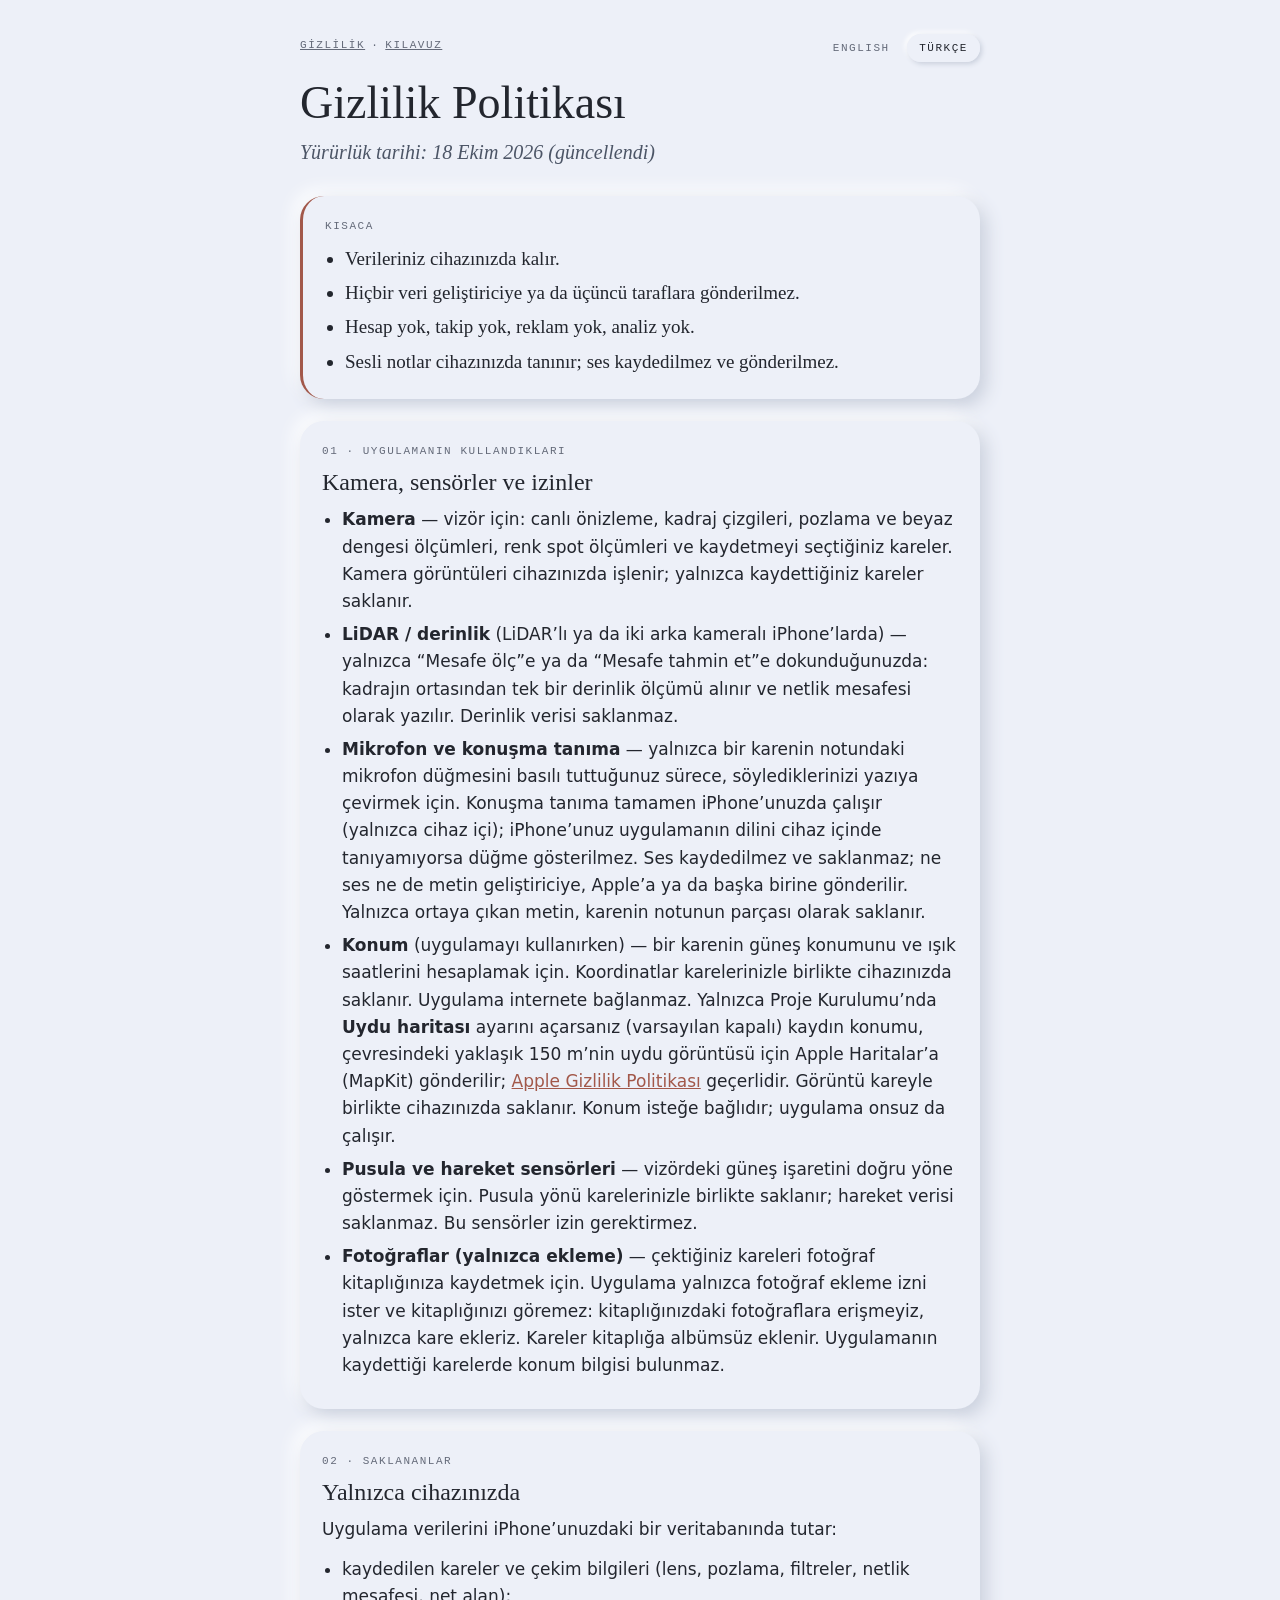
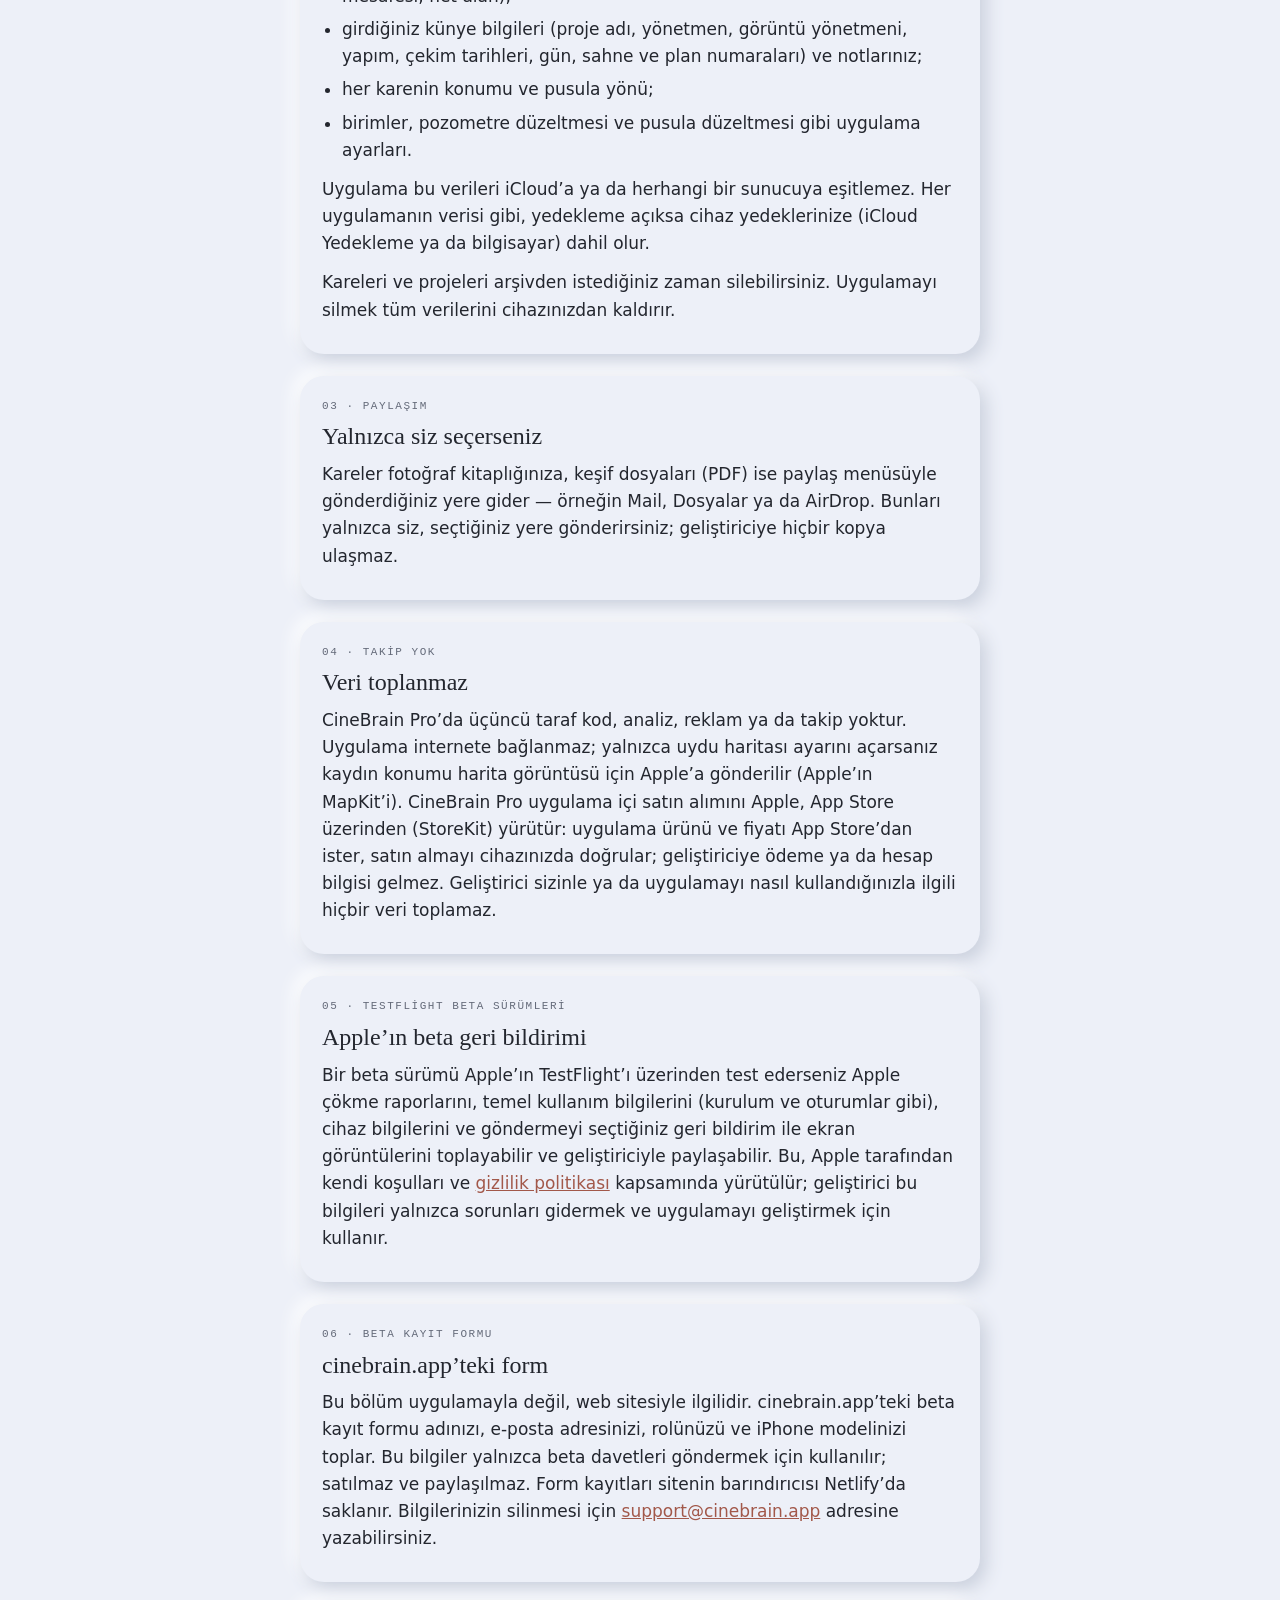
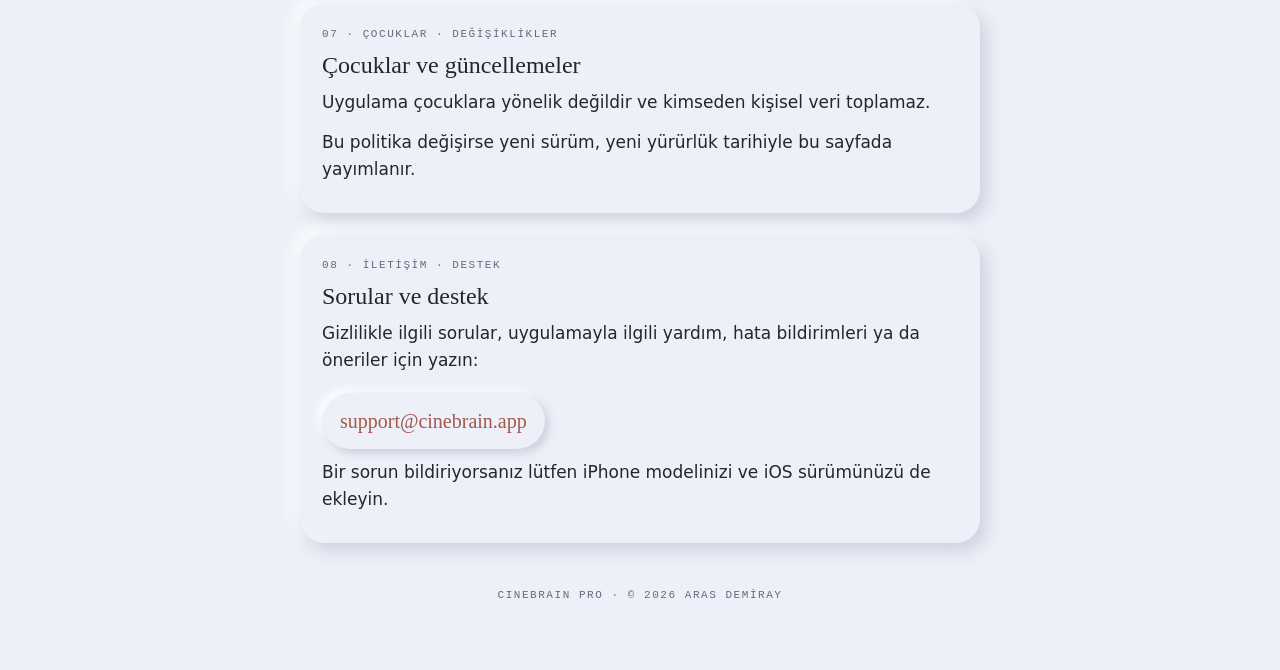
<file: tr/index.html>
<!doctype html>
<html lang="tr">
<head>
<meta charset="utf-8">
<meta name="viewport" content="width=device-width, initial-scale=1, viewport-fit=cover">
<title>CineBrain Pro · Gizlilik Politikası</title>
<meta name="description" content="CineBrain Pro iOS uygulamasının gizlilik politikası ve destek sayfası. Verileriniz cihazınızda kalır.">
<link rel="alternate" hreflang="en" href="../">
<link rel="alternate" hreflang="tr" href="./">
<link rel="stylesheet" href="../assets/style.css">
</head>
<body>
<main>
  <header>
    <nav class="site" aria-label="Site">
      <a class="mono" href="./" aria-current="page">Gizlilik</a>
      <span class="mono">·</span>
      <a class="mono" href="guide/">Kılavuz</a>
    </nav>
    <nav class="lang" aria-label="Dil">
      <a href="../" hreflang="en" lang="en">English</a>
      <a href="./" aria-current="page" hreflang="tr">Türkçe</a>
    </nav>
  </header>

  <h1>Gizlilik Politikası</h1>
  <p class="lede">Yürürlük tarihi: 18 Ekim 2026 (güncellendi)</p>

  <section class="card summary">
    <span class="mono">Kısaca</span>
    <ul>
      <li>Verileriniz cihazınızda kalır.</li>
      <li>Hiçbir veri geliştiriciye ya da üçüncü taraflara gönderilmez.</li>
      <li>Hesap yok, takip yok, reklam yok, analiz yok.</li>
      <li>Sesli notlar cihazınızda tanınır; ses kaydedilmez ve gönderilmez.</li>
    </ul>
  </section>

  <section class="card">
    <span class="mono">01 · Uygulamanın kullandıkları</span>
    <h2>Kamera, sensörler ve izinler</h2>
    <ul>
      <li><strong>Kamera</strong> — vizör için: canlı önizleme, kadraj çizgileri, pozlama ve beyaz dengesi ölçümleri, renk spot ölçümleri ve kaydetmeyi seçtiğiniz kareler. Kamera görüntüleri cihazınızda işlenir; yalnızca kaydettiğiniz kareler saklanır.</li>
      <li><strong>LiDAR / derinlik</strong> (LiDAR’lı ya da iki arka kameralı iPhone’larda) — yalnızca “Mesafe ölç”e ya da “Mesafe tahmin et”e dokunduğunuzda: kadrajın ortasından tek bir derinlik ölçümü alınır ve netlik mesafesi olarak yazılır. Derinlik verisi saklanmaz.</li>
      <li><strong>Mikrofon ve konuşma tanıma</strong> — yalnızca bir karenin notundaki mikrofon düğmesini basılı tuttuğunuz sürece, söylediklerinizi yazıya çevirmek için. Konuşma tanıma tamamen iPhone’unuzda çalışır (yalnızca cihaz içi); iPhone’unuz uygulamanın dilini cihaz içinde tanıyamıyorsa düğme gösterilmez. Ses kaydedilmez ve saklanmaz; ne ses ne de metin geliştiriciye, Apple’a ya da başka birine gönderilir. Yalnızca ortaya çıkan metin, karenin notunun parçası olarak saklanır.</li>
      <li><strong>Konum</strong> (uygulamayı kullanırken) — bir karenin güneş konumunu ve ışık saatlerini hesaplamak için. Koordinatlar karelerinizle birlikte cihazınızda saklanır. Uygulama internete bağlanmaz. Yalnızca Proje Kurulumu’nda <strong>Uydu haritası</strong> ayarını açarsanız (varsayılan kapalı) kaydın konumu, çevresindeki yaklaşık 150 m’nin uydu görüntüsü için Apple Haritalar’a (MapKit) gönderilir; <a href="https://www.apple.com/tr/legal/privacy/">Apple Gizlilik Politikası</a> geçerlidir. Görüntü kareyle birlikte cihazınızda saklanır. Konum isteğe bağlıdır; uygulama onsuz da çalışır.</li>
      <li><strong>Pusula ve hareket sensörleri</strong> — vizördeki güneş işaretini doğru yöne göstermek için. Pusula yönü karelerinizle birlikte saklanır; hareket verisi saklanmaz. Bu sensörler izin gerektirmez.</li>
      <li><strong>Fotoğraflar (yalnızca ekleme)</strong> — çektiğiniz kareleri fotoğraf kitaplığınıza kaydetmek için. Uygulama yalnızca fotoğraf ekleme izni ister ve kitaplığınızı göremez: kitaplığınızdaki fotoğraflara erişmeyiz, yalnızca kare ekleriz. Kareler kitaplığa albümsüz eklenir. Uygulamanın kaydettiği karelerde konum bilgisi bulunmaz.</li>
    </ul>
  </section>

  <section class="card">
    <span class="mono">02 · Saklananlar</span>
    <h2>Yalnızca cihazınızda</h2>
    <p>Uygulama verilerini iPhone’unuzdaki bir veritabanında tutar:</p>
    <ul>
      <li>kaydedilen kareler ve çekim bilgileri (lens, pozlama, filtreler, netlik mesafesi, net alan);</li>
      <li>girdiğiniz künye bilgileri (proje adı, yönetmen, görüntü yönetmeni, yapım, çekim tarihleri, gün, sahne ve plan numaraları) ve notlarınız;</li>
      <li>her karenin konumu ve pusula yönü;</li>
      <li>birimler, pozometre düzeltmesi ve pusula düzeltmesi gibi uygulama ayarları.</li>
    </ul>
    <p>Uygulama bu verileri iCloud’a ya da herhangi bir sunucuya eşitlemez. Her uygulamanın verisi gibi, yedekleme açıksa cihaz yedeklerinize (iCloud Yedekleme ya da bilgisayar) dahil olur.</p>
    <p>Kareleri ve projeleri arşivden istediğiniz zaman silebilirsiniz. Uygulamayı silmek tüm verilerini cihazınızdan kaldırır.</p>
  </section>

  <section class="card">
    <span class="mono">03 · Paylaşım</span>
    <h2>Yalnızca siz seçerseniz</h2>
    <p>Kareler fotoğraf kitaplığınıza, keşif dosyaları (PDF) ise paylaş menüsüyle gönderdiğiniz yere gider — örneğin Mail, Dosyalar ya da AirDrop. Bunları yalnızca siz, seçtiğiniz yere gönderirsiniz; geliştiriciye hiçbir kopya ulaşmaz.</p>
  </section>

  <section class="card">
    <span class="mono">04 · Takip yok</span>
    <h2>Veri toplanmaz</h2>
    <p>CineBrain Pro’da üçüncü taraf kod, analiz, reklam ya da takip yoktur. Uygulama internete bağlanmaz; yalnızca uydu haritası ayarını açarsanız kaydın konumu harita görüntüsü için Apple’a gönderilir (Apple’ın MapKit’i). CineBrain Pro uygulama içi satın alımını Apple, App Store üzerinden (StoreKit) yürütür: uygulama ürünü ve fiyatı App Store’dan ister, satın almayı cihazınızda doğrular; geliştiriciye ödeme ya da hesap bilgisi gelmez. Geliştirici sizinle ya da uygulamayı nasıl kullandığınızla ilgili hiçbir veri toplamaz.</p>
  </section>

  <section class="card">
    <span class="mono">05 · TestFlight beta sürümleri</span>
    <h2>Apple’ın beta geri bildirimi</h2>
    <p>Bir beta sürümü Apple’ın TestFlight’ı üzerinden test ederseniz Apple çökme raporlarını, temel kullanım bilgilerini (kurulum ve oturumlar gibi), cihaz bilgilerini ve göndermeyi seçtiğiniz geri bildirim ile ekran görüntülerini toplayabilir ve geliştiriciyle paylaşabilir. Bu, Apple tarafından kendi koşulları ve <a href="https://www.apple.com/tr/legal/privacy/">gizlilik politikası</a> kapsamında yürütülür; geliştirici bu bilgileri yalnızca sorunları gidermek ve uygulamayı geliştirmek için kullanır.</p>
  </section>

  <section class="card" id="beta-form">
    <span class="mono">06 · Beta kayıt formu</span>
    <h2>cinebrain.app’teki form</h2>
    <p>Bu bölüm uygulamayla değil, web sitesiyle ilgilidir. cinebrain.app’teki beta kayıt formu adınızı, e-posta adresinizi, rolünüzü ve iPhone modelinizi toplar. Bu bilgiler yalnızca beta davetleri göndermek için kullanılır; satılmaz ve paylaşılmaz. Form kayıtları sitenin barındırıcısı Netlify’da saklanır. Bilgilerinizin silinmesi için <a href="mailto:support@cinebrain.app?subject=CineBrain%20Pro%20beta%20formu">support@cinebrain.app</a> adresine yazabilirsiniz.</p>
  </section>

  <section class="card">
    <span class="mono">07 · Çocuklar · değişiklikler</span>
    <h2>Çocuklar ve güncellemeler</h2>
    <p>Uygulama çocuklara yönelik değildir ve kimseden kişisel veri toplamaz.</p>
    <p>Bu politika değişirse yeni sürüm, yeni yürürlük tarihiyle bu sayfada yayımlanır.</p>
  </section>

  <section class="card contact" id="contact">
    <span class="mono">08 · İletişim · Destek</span>
    <h2>Sorular ve destek</h2>
    <p>Gizlilikle ilgili sorular, uygulamayla ilgili yardım, hata bildirimleri ya da öneriler için yazın:</p>
    <a class="mail" href="mailto:support@cinebrain.app?subject=CineBrain%20Pro">support@cinebrain.app</a>
    <p>Bir sorun bildiriyorsanız lütfen iPhone modelinizi ve iOS sürümünüzü de ekleyin.</p>
  </section>

  <footer><span class="mono"><span lang="en">CineBrain Pro</span> · © 2026 Aras Demiray</span></footer>
</main>
</body>
</html>
</file>
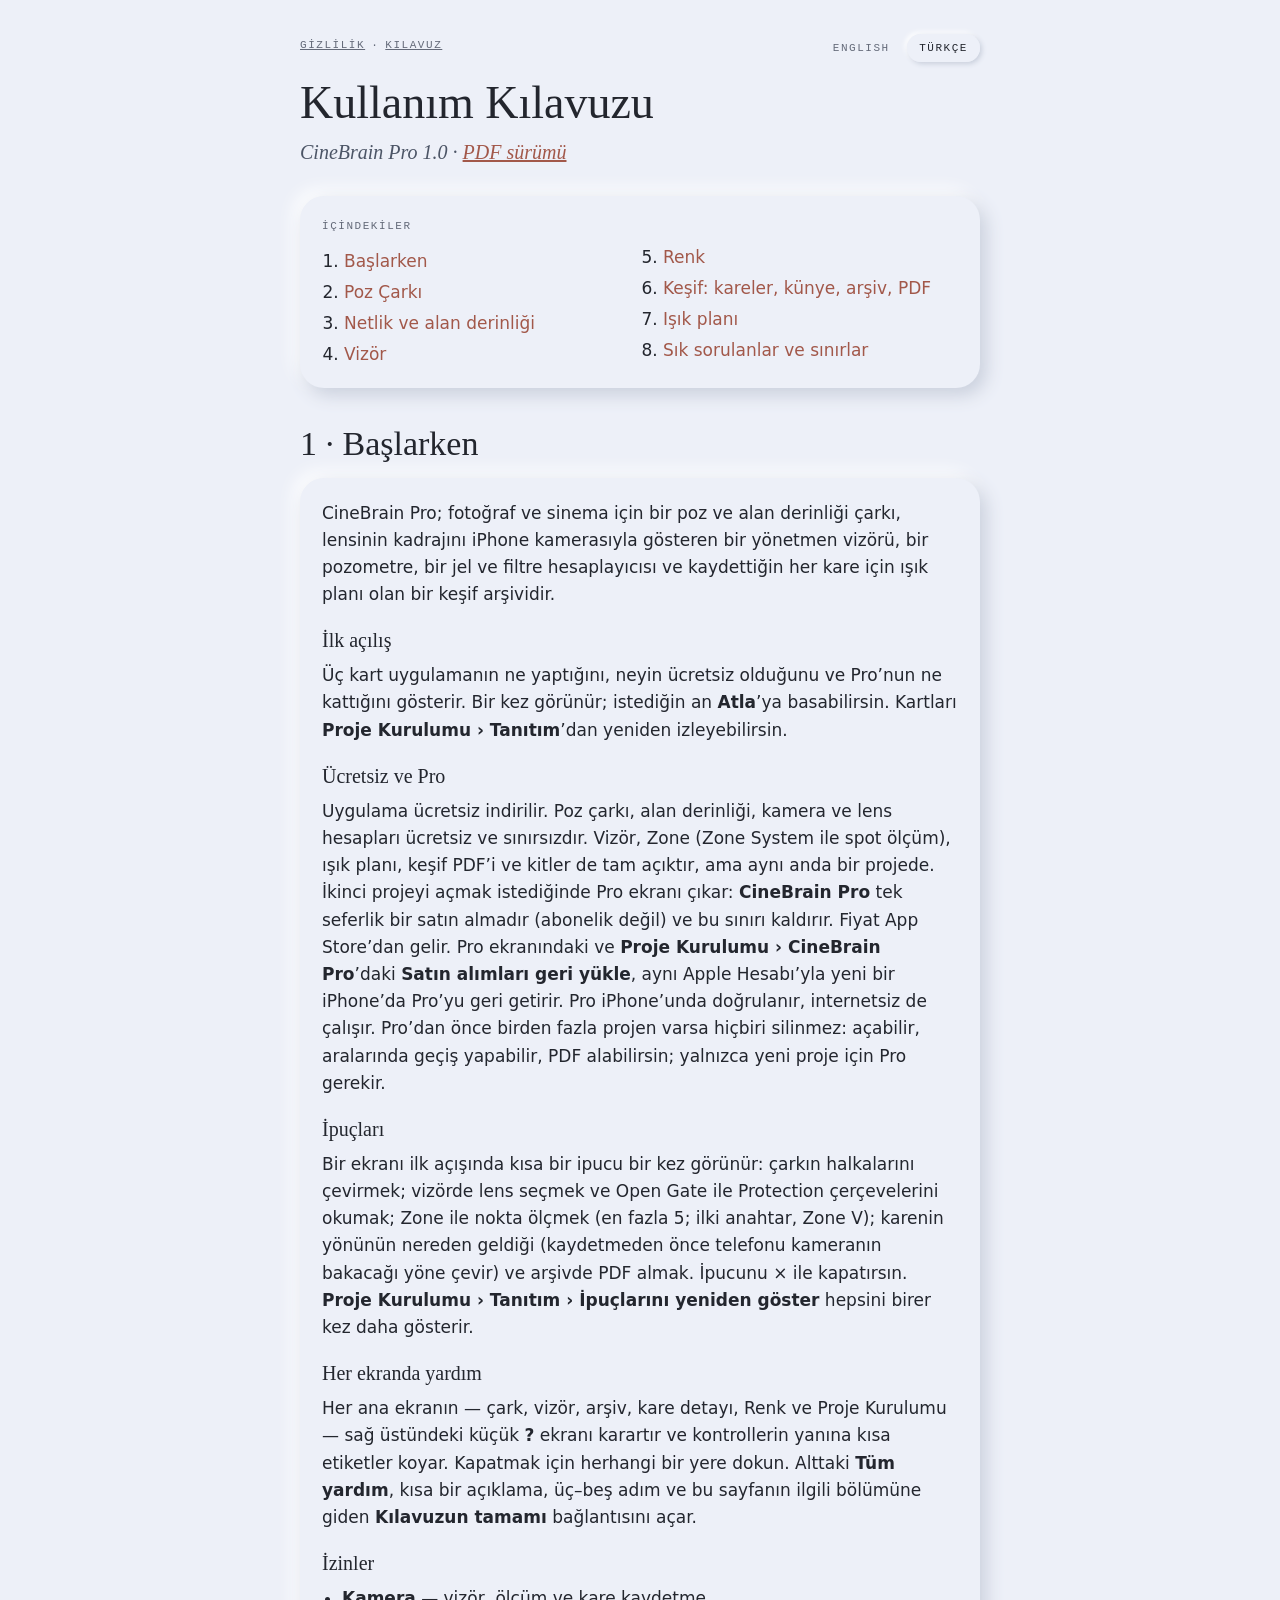
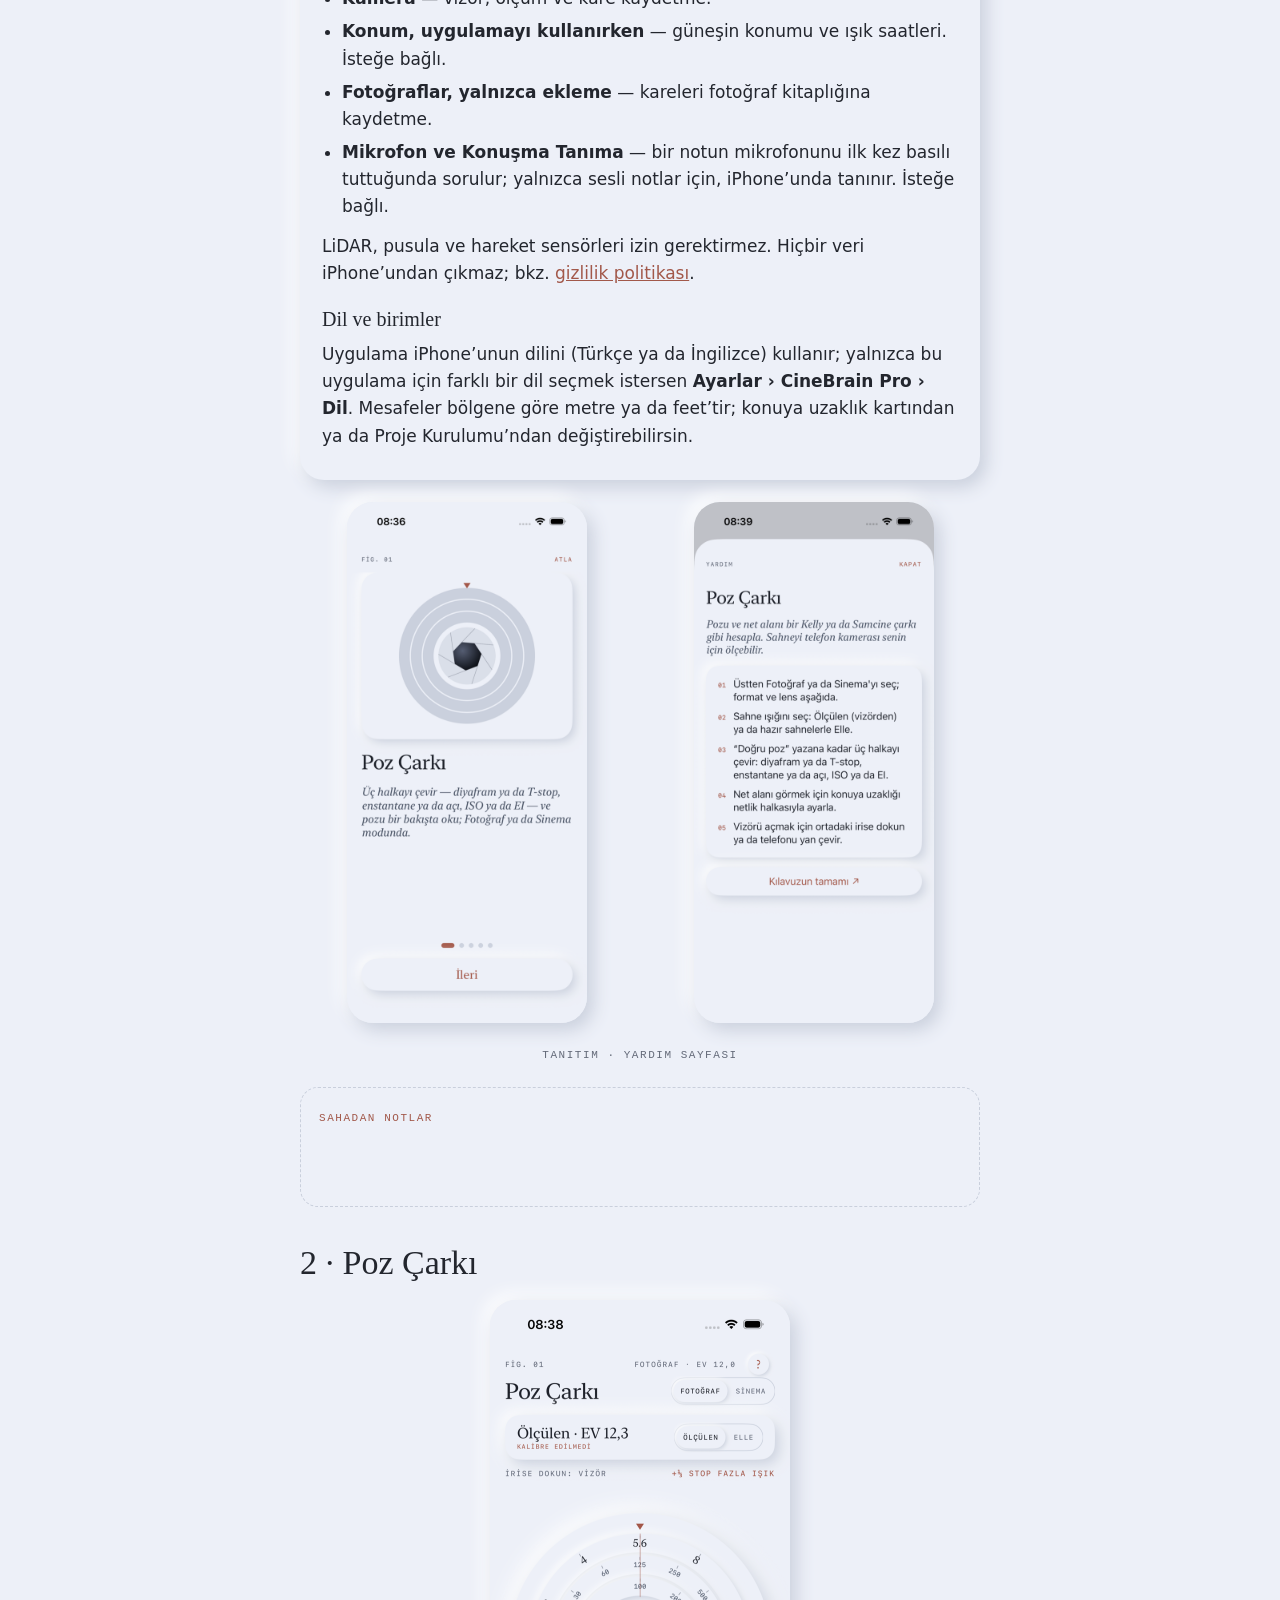
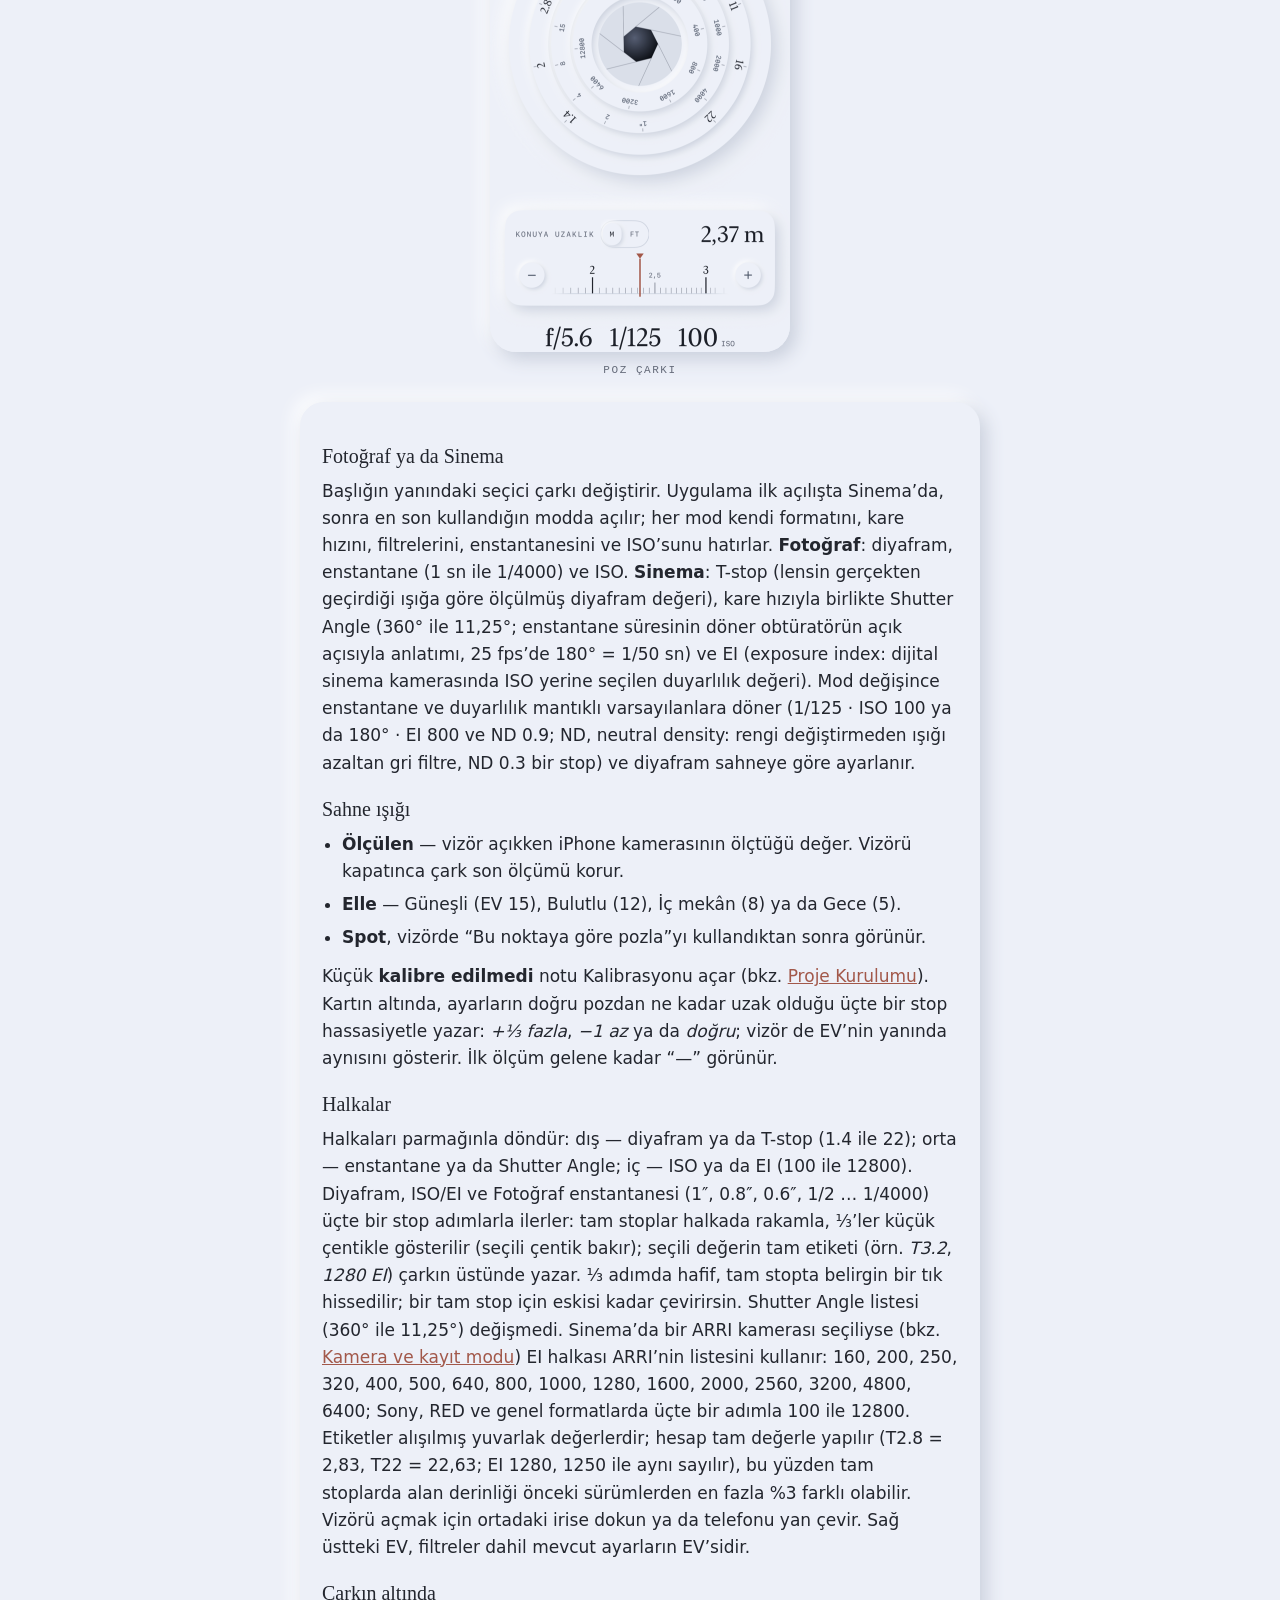
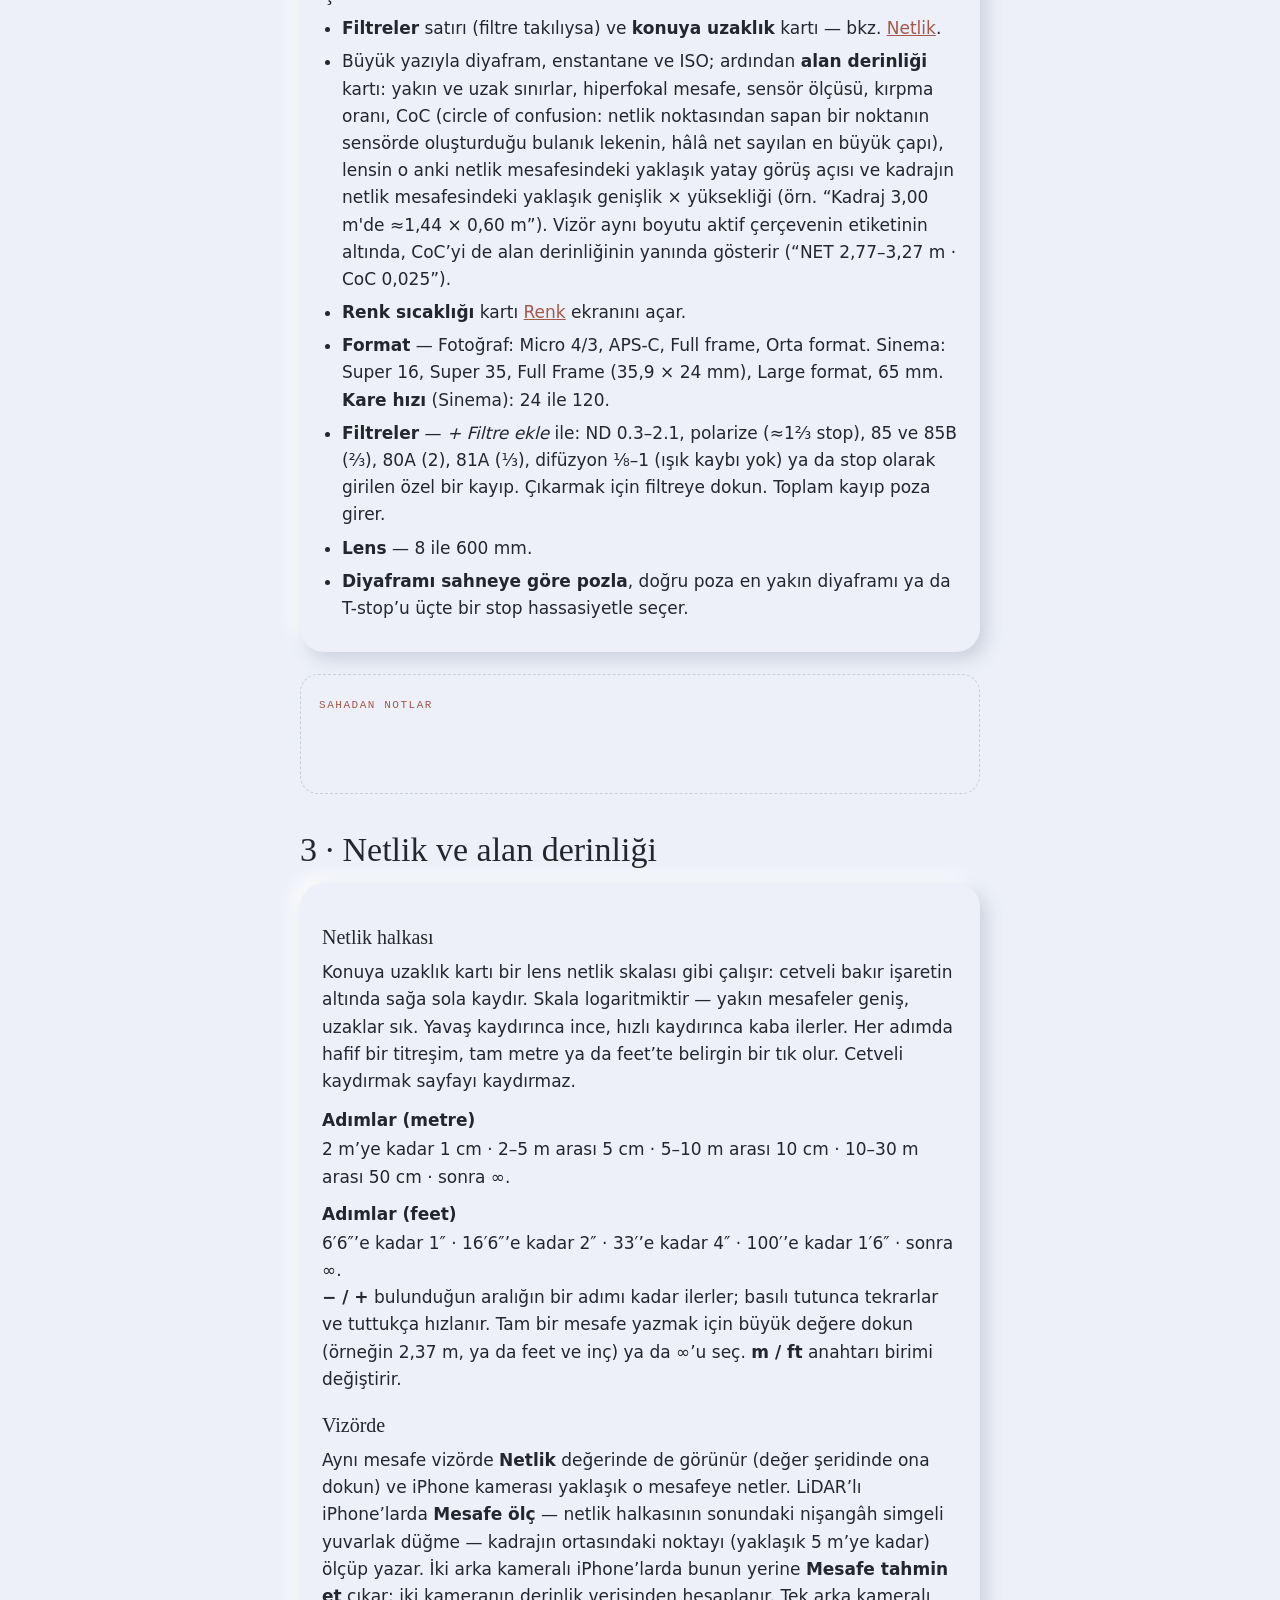
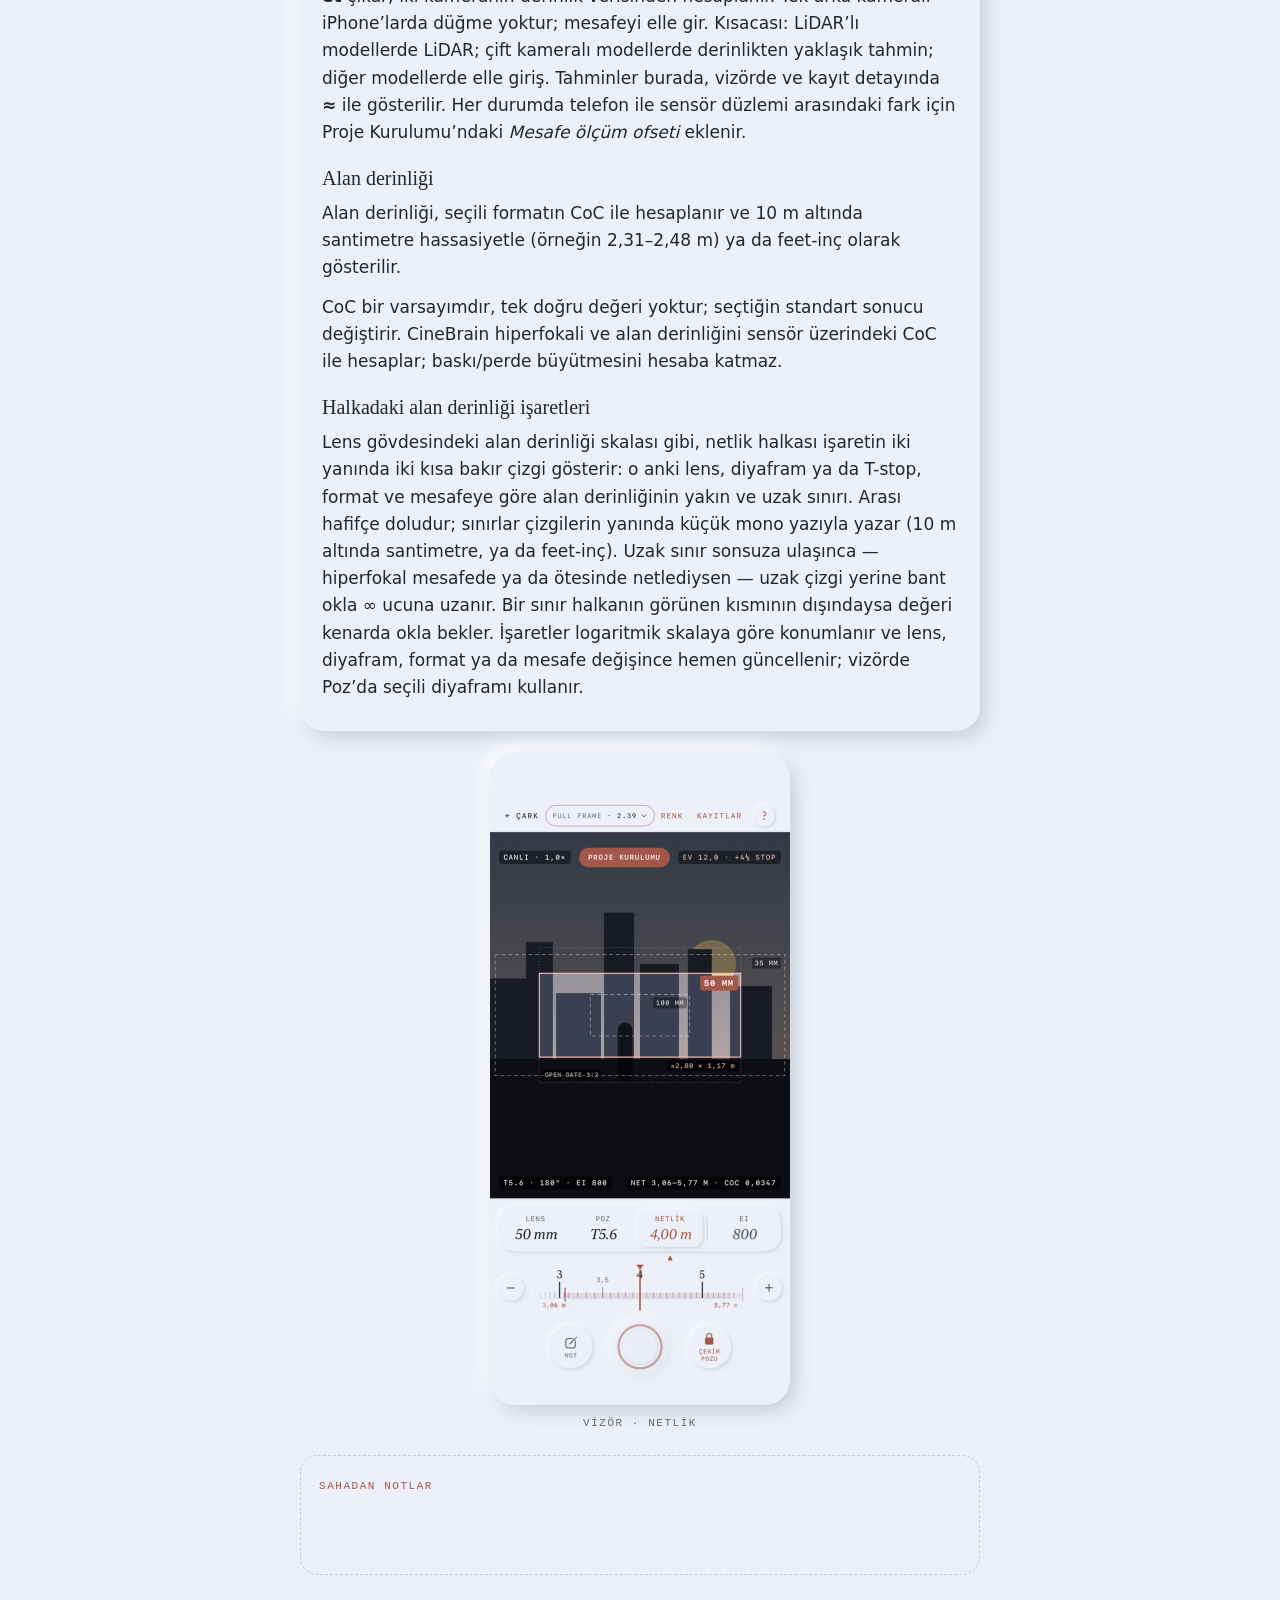
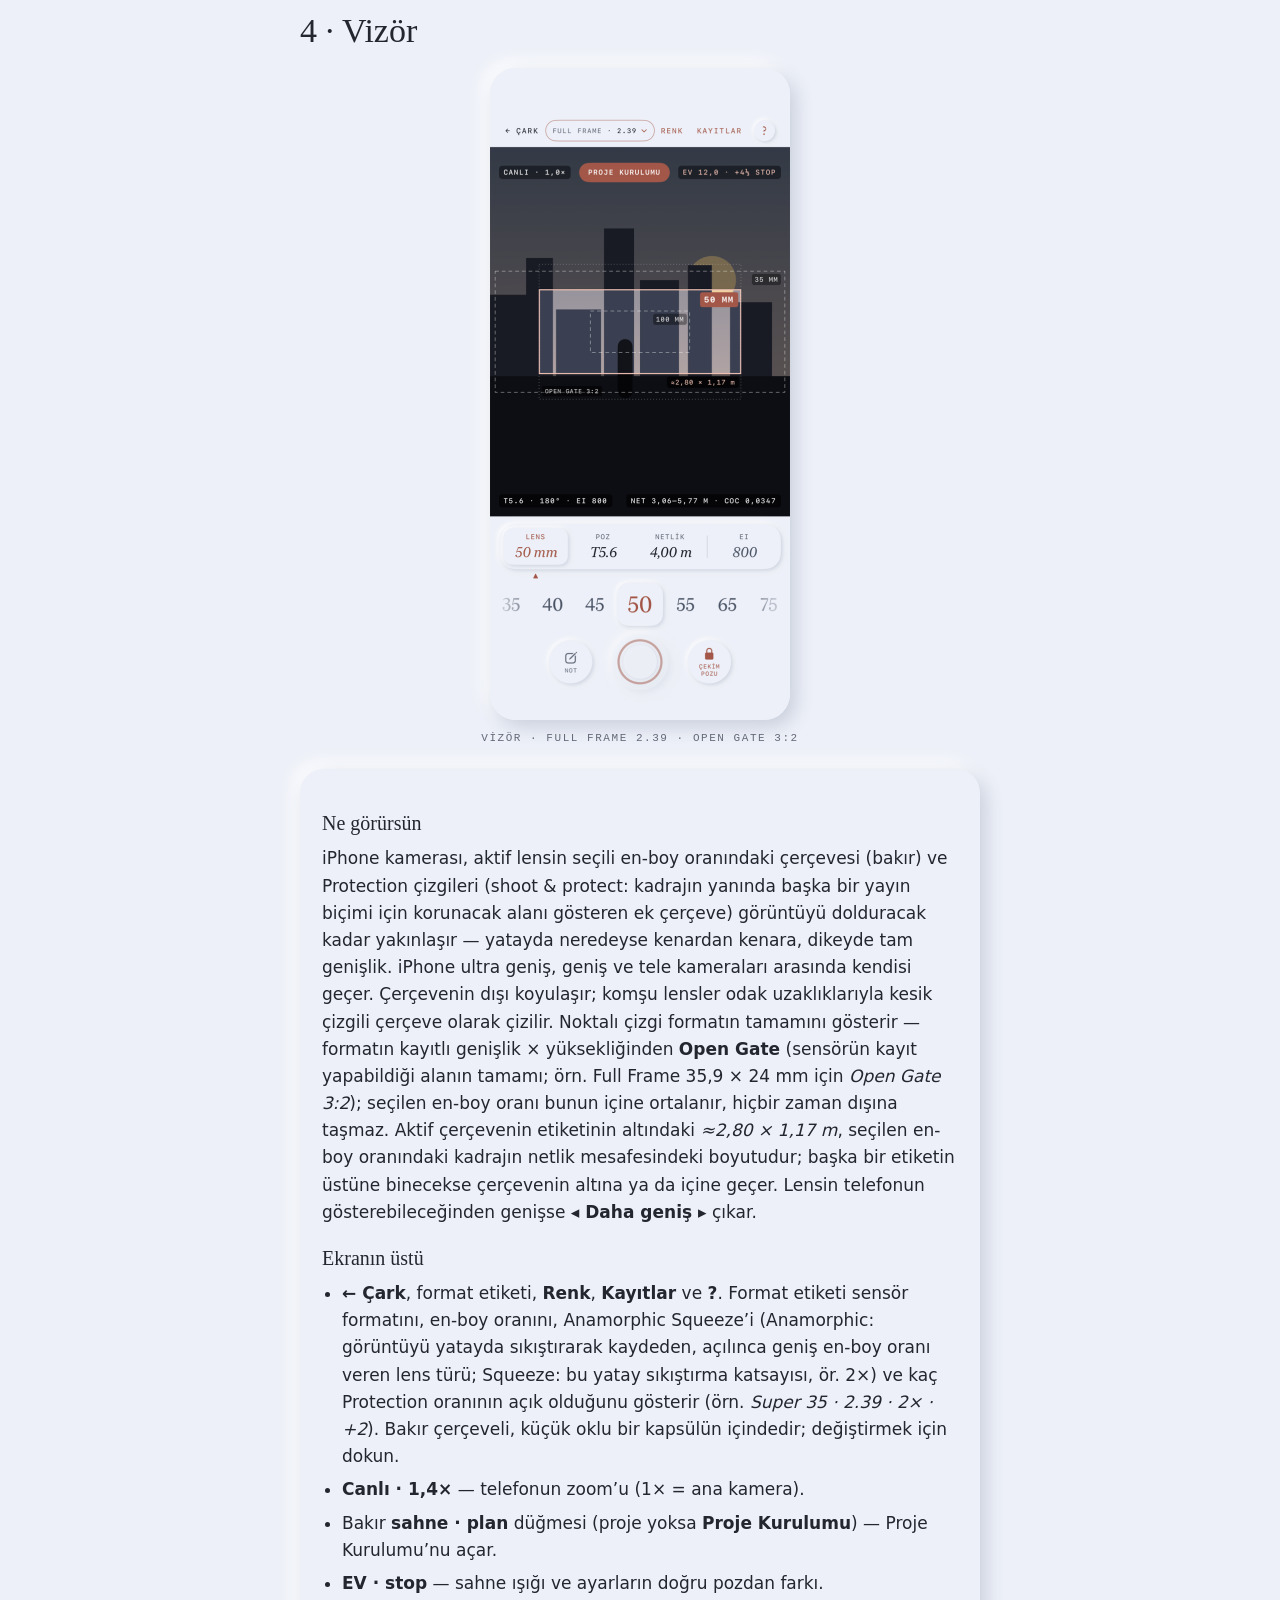
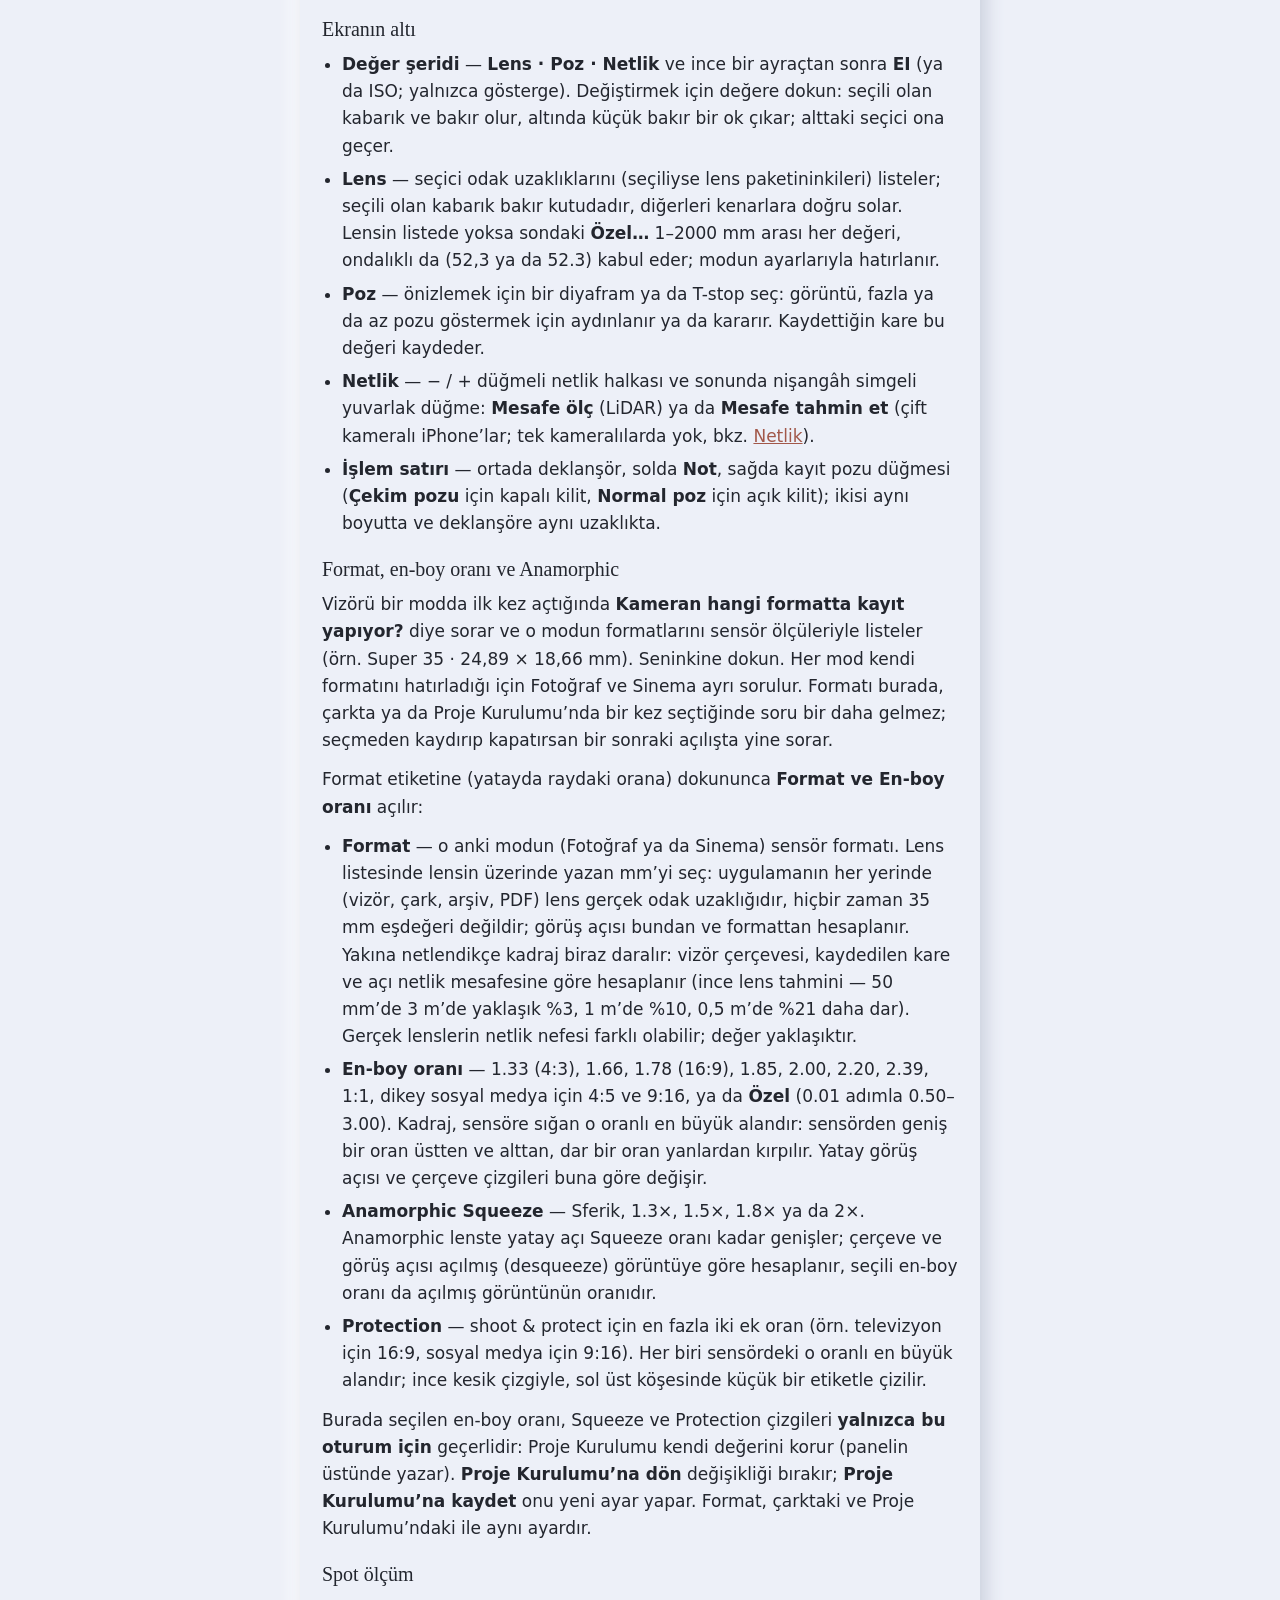
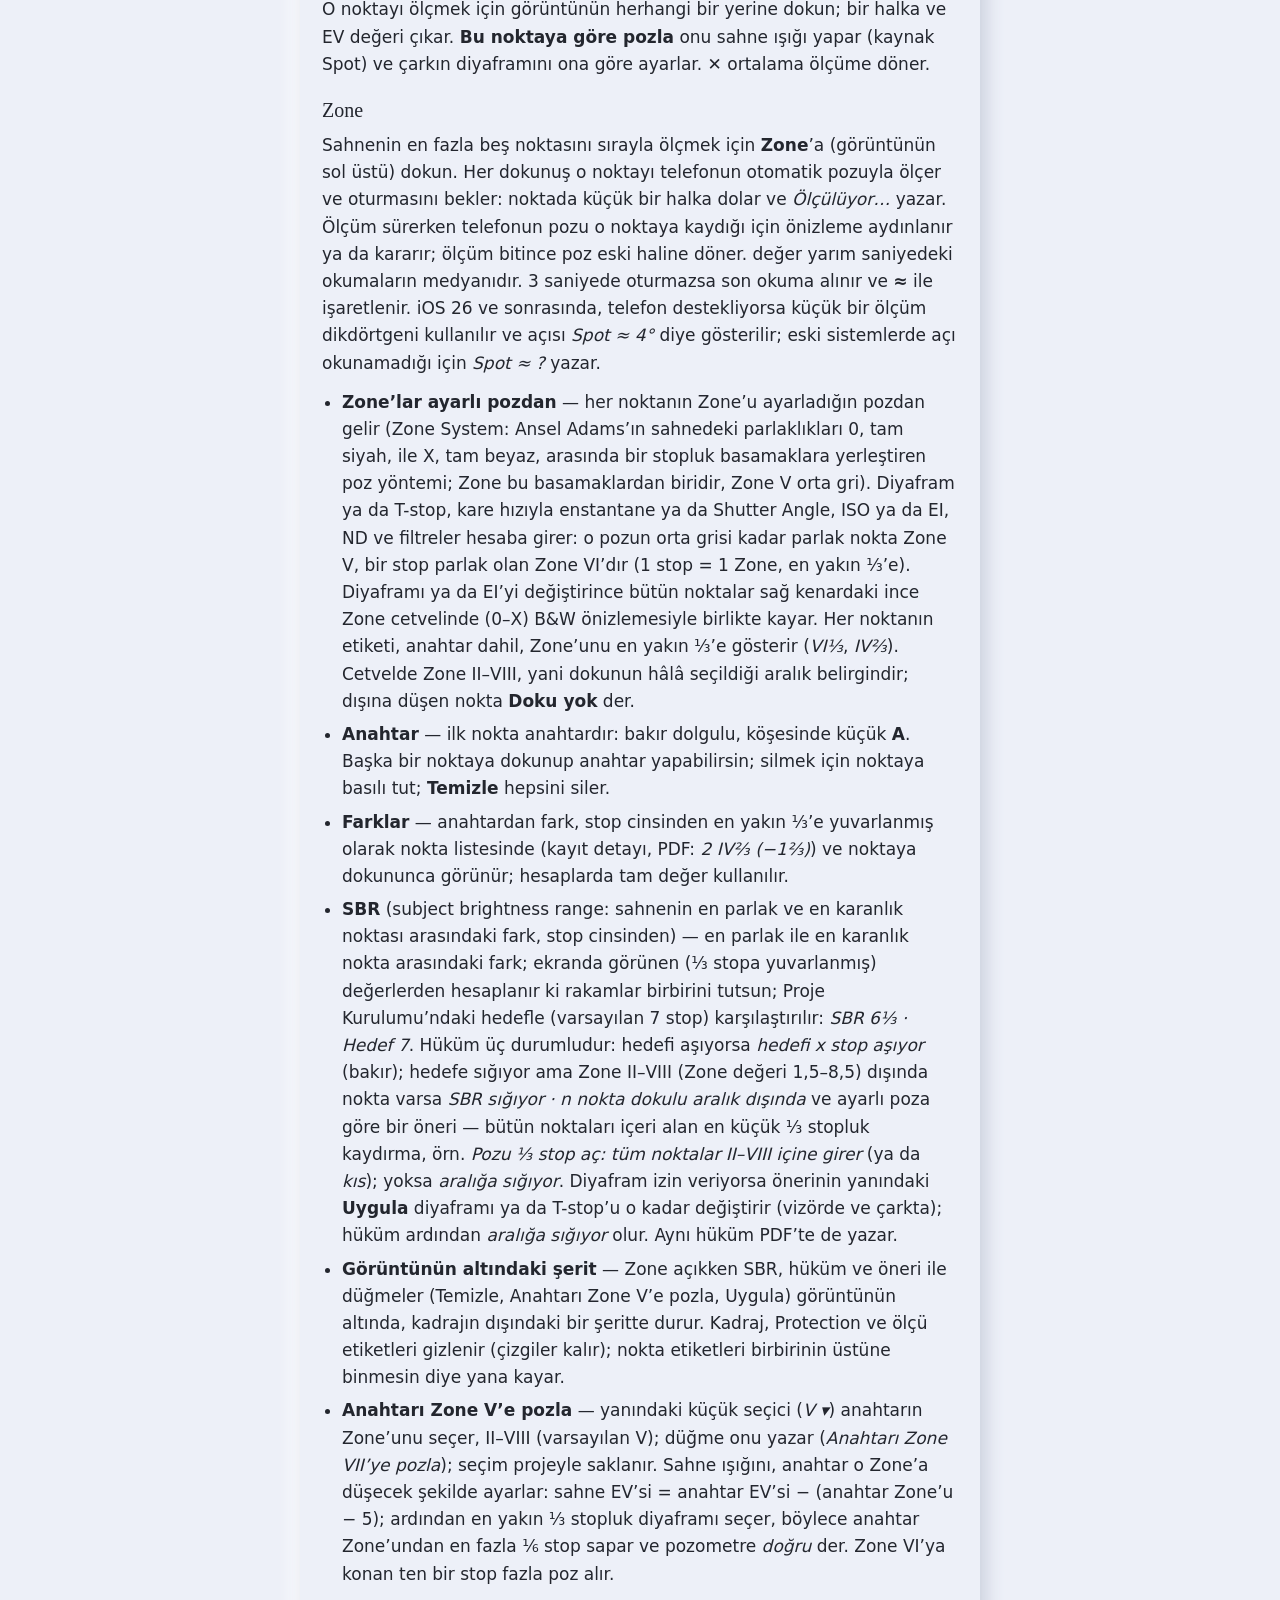
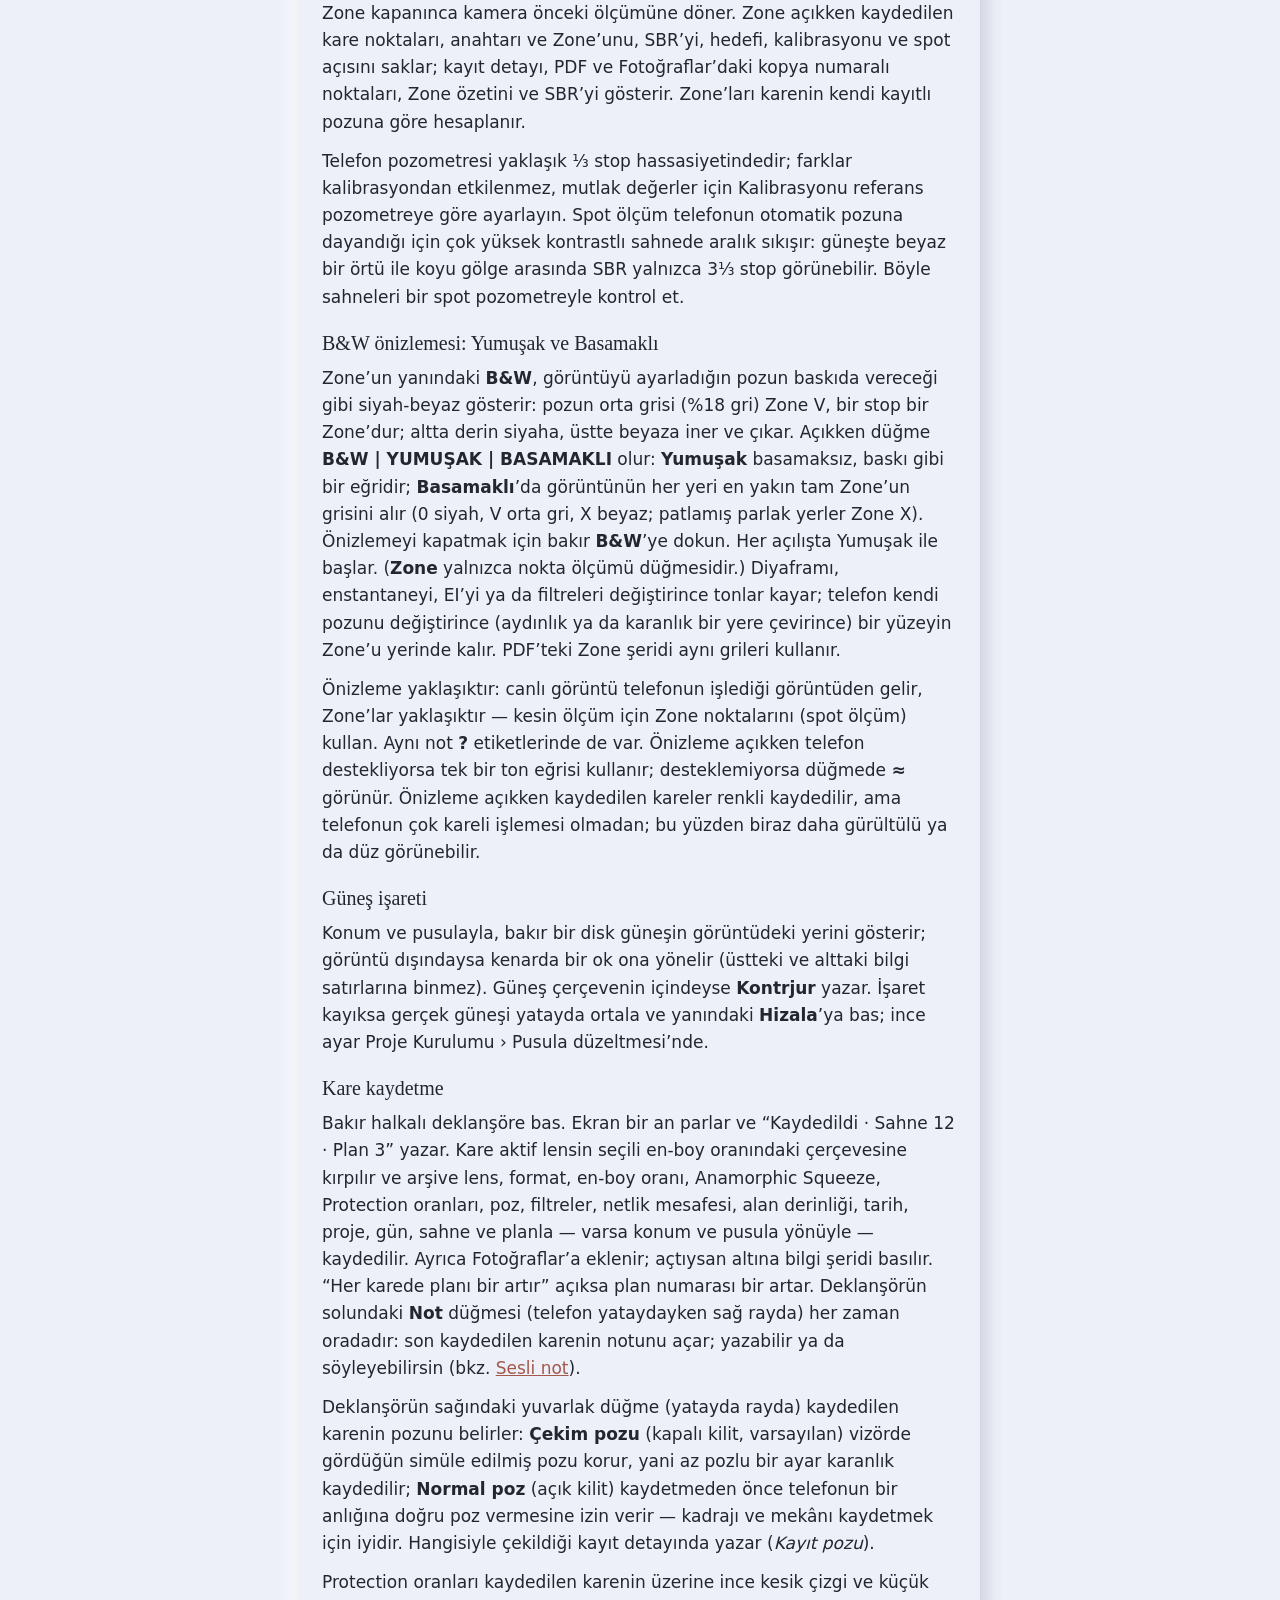
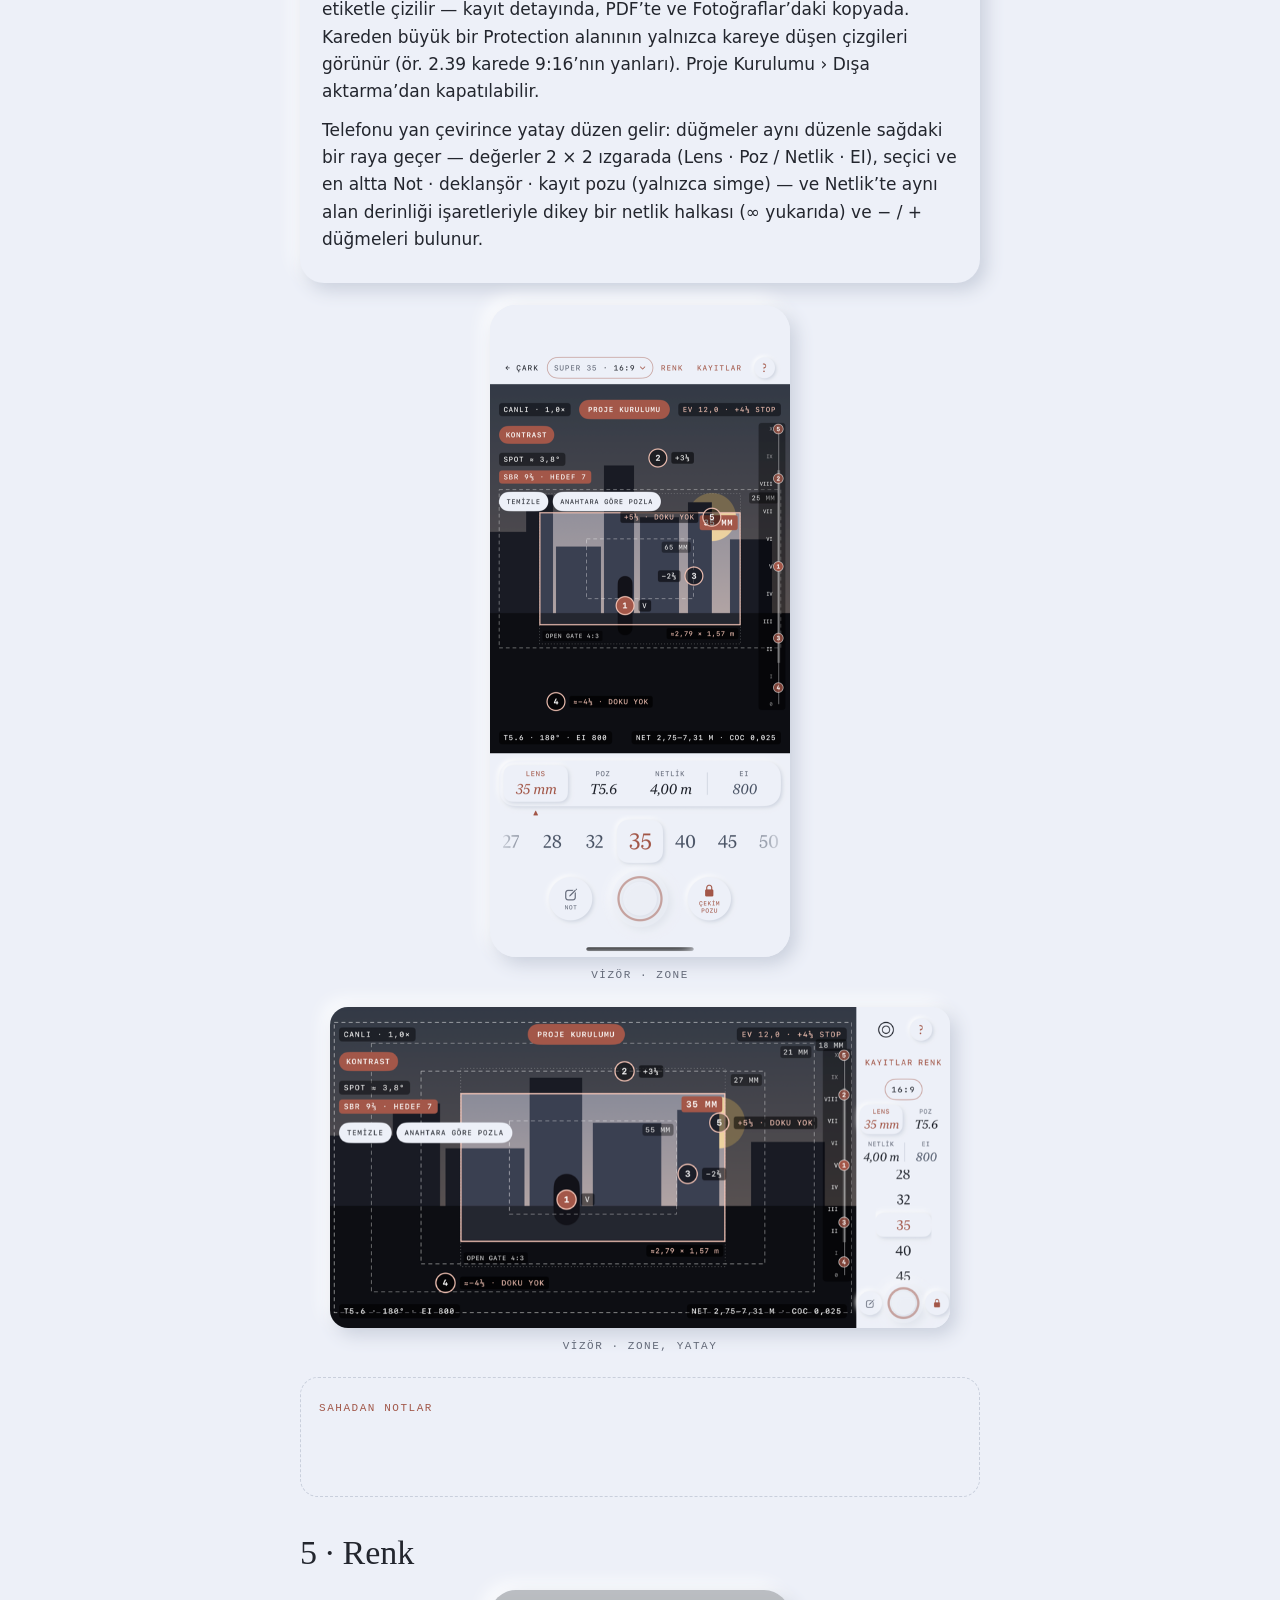
<file: tr/guide/index.html>
<!doctype html>
<html lang="tr">
<head>
<meta charset="utf-8">
<meta name="viewport" content="width=device-width, initial-scale=1, viewport-fit=cover">
<title>CineBrain Pro · Kullanım Kılavuzu</title>
<meta name="description" content="CineBrain Pro kullanım kılavuzu: poz çarkı, netlik ve alan derinliği, vizör, renk, keşif arşivi ve ışık planı.">
<link rel="alternate" hreflang="en" href="../../guide/">
<link rel="alternate" hreflang="tr" href="./">
<link rel="stylesheet" href="../../assets/style.css">
</head>
<body>
<main>
  <header>
    <nav class="site" aria-label="Site">
      <a class="mono" href="../">Gizlilik</a>
      <span class="mono">·</span>
      <a class="mono" href="./" aria-current="page">Kılavuz</a>
    </nav>
    <nav class="lang" aria-label="Dil">
      <a href="../../guide/" hreflang="en" lang="en">English</a>
      <a href="./" aria-current="page" hreflang="tr">Türkçe</a>
    </nav>
  </header>

  <h1>Kullanım Kılavuzu</h1>
  <p class="lede"><span lang="en">CineBrain Pro</span> 1.0 · <a href="CineBrain-Pro-Kilavuz.pdf">PDF sürümü</a></p>

  <section class="card toc">
    <span class="mono">İçindekiler</span>
    <ol>
      <li><a href="#getting-started">Başlarken</a></li>
      <li><a href="#exposure-wheel">Poz Çarkı</a></li>
      <li><a href="#focus">Netlik ve alan derinliği</a></li>
      <li><a href="#viewfinder">Vizör</a></li>
      <li><a href="#color">Renk</a></li>
      <li><a href="#scout">Keşif: kareler, künye, arşiv, PDF</a></li>
      <li><a href="#light-plan">Işık planı</a></li>
      <li><a href="#faq">Sık sorulanlar ve sınırlar</a></li>
    </ol>
  </section>

  <!-- 1 ─────────────────────────────────────────────── -->
  <section class="chapter first" id="getting-started">
    <h2 class="big">1 · Başlarken</h2>
    <div class="card">
      <p><span lang="en">CineBrain Pro</span>; fotoğraf ve sinema için bir poz ve alan derinliği çarkı, lensinin kadrajını iPhone kamerasıyla gösteren bir yönetmen vizörü, bir pozometre, bir jel ve filtre hesaplayıcısı ve kaydettiğin her kare için ışık planı olan bir keşif arşividir.</p>
      <h3>İlk açılış</h3>
      <p>Üç kart uygulamanın ne yaptığını, neyin ücretsiz olduğunu ve Pro’nun ne kattığını gösterir. Bir kez görünür; istediğin an <strong>Atla</strong>’ya basabilirsin. Kartları <strong>Proje Kurulumu › Tanıtım</strong>’dan yeniden izleyebilirsin.</p>
      <h3>Ücretsiz ve Pro</h3>
      <p>Uygulama ücretsiz indirilir. Poz çarkı, alan derinliği, kamera ve lens hesapları ücretsiz ve sınırsızdır. Vizör, Zone (Zone System ile spot ölçüm), ışık planı, keşif PDF’i ve kitler de tam açıktır, ama aynı anda bir projede. İkinci projeyi açmak istediğinde Pro ekranı çıkar: <strong>CineBrain Pro</strong> tek seferlik bir satın almadır (abonelik değil) ve bu sınırı kaldırır. Fiyat App Store’dan gelir. Pro ekranındaki ve <strong>Proje Kurulumu › CineBrain Pro</strong>’daki <strong>Satın alımları geri yükle</strong>, aynı Apple Hesabı’yla yeni bir iPhone’da Pro’yu geri getirir. Pro iPhone’unda doğrulanır, internetsiz de çalışır. Pro’dan önce birden fazla projen varsa hiçbiri silinmez: açabilir, aralarında geçiş yapabilir, PDF alabilirsin; yalnızca yeni proje için Pro gerekir.</p>
      <h3>İpuçları</h3>
      <p>Bir ekranı ilk açışında kısa bir ipucu bir kez görünür: çarkın halkalarını çevirmek; vizörde lens seçmek ve Open Gate ile Protection çerçevelerini okumak; Zone ile nokta ölçmek (en fazla 5; ilki anahtar, Zone V); karenin yönünün nereden geldiği (kaydetmeden önce telefonu kameranın bakacağı yöne çevir) ve arşivde PDF almak. İpucunu × ile kapatırsın. <strong>Proje Kurulumu › Tanıtım › İpuçlarını yeniden göster</strong> hepsini birer kez daha gösterir.</p>
      <h3>Her ekranda yardım</h3>
      <p>Her ana ekranın — çark, vizör, arşiv, kare detayı, Renk ve Proje Kurulumu — sağ üstündeki küçük <strong>?</strong> ekranı karartır ve kontrollerin yanına kısa etiketler koyar. Kapatmak için herhangi bir yere dokun. Alttaki <strong>Tüm yardım</strong>, kısa bir açıklama, üç–beş adım ve bu sayfanın ilgili bölümüne giden <strong>Kılavuzun tamamı</strong> bağlantısını açar.</p>
      <h3>İzinler</h3>
      <ul>
        <li><strong>Kamera</strong> — vizör, ölçüm ve kare kaydetme.</li>
        <li><strong>Konum, uygulamayı kullanırken</strong> — güneşin konumu ve ışık saatleri. İsteğe bağlı.</li>
        <li><strong>Fotoğraflar, yalnızca ekleme</strong> — kareleri fotoğraf kitaplığına kaydetme.</li>
        <li><strong>Mikrofon ve Konuşma Tanıma</strong> — bir notun mikrofonunu ilk kez basılı tuttuğunda sorulur; yalnızca sesli notlar için, iPhone’unda tanınır. İsteğe bağlı.</li>
      </ul>
      <p>LiDAR, pusula ve hareket sensörleri izin gerektirmez. Hiçbir veri iPhone’undan çıkmaz; bkz. <a href="../">gizlilik politikası</a>.</p>
      <h3>Dil ve birimler</h3>
      <p>Uygulama iPhone’unun dilini (Türkçe ya da İngilizce) kullanır; yalnızca bu uygulama için farklı bir dil seçmek istersen <strong>Ayarlar › <span lang="en">CineBrain Pro</span> › Dil</strong>. Mesafeler bölgene göre metre ya da feet’tir; konuya uzaklık kartından ya da Proje Kurulumu’ndan değiştirebilirsin.</p>
    </div>
    <figure class="pair">
      <img src="img/tour.png" alt="Tanıtım, FIG. 01">
      <img src="img/help.png" alt="Poz Çarkı yardım sayfası">
      <figcaption class="mono">Tanıtım · yardım sayfası</figcaption>
    </figure>
    <div class="notes"><span class="mono">Sahadan notlar</span><!-- notlar: başlarken --></div>
  </section>

  <!-- 2 ─────────────────────────────────────────────── -->
  <section class="chapter" id="exposure-wheel">
    <h2 class="big">2 · Poz Çarkı</h2>
    <figure>
      <img src="img/wheel.png" alt="Poz Çarkı ekranı">
      <figcaption class="mono">Poz Çarkı</figcaption>
    </figure>
    <div class="card">
      <h3>Fotoğraf ya da Sinema</h3>
      <p>Başlığın yanındaki seçici çarkı değiştirir. Uygulama ilk açılışta Sinema’da, sonra en son kullandığın modda açılır; her mod kendi formatını, kare hızını, filtrelerini, enstantanesini ve ISO’sunu hatırlar. <strong>Fotoğraf</strong>: diyafram, enstantane (1 sn ile 1/4000) ve ISO. <strong>Sinema</strong>: T-stop (lensin gerçekten geçirdiği ışığa göre ölçülmüş diyafram değeri), kare hızıyla birlikte Shutter Angle (360° ile 11,25°; enstantane süresinin döner obtüratörün açık açısıyla anlatımı, 25 fps’de 180° = 1/50 sn) ve EI (exposure index: dijital sinema kamerasında ISO yerine seçilen duyarlılık değeri). Mod değişince enstantane ve duyarlılık mantıklı varsayılanlara döner (1/125 · ISO 100 ya da 180° · EI 800 ve ND 0.9; ND, neutral density: rengi değiştirmeden ışığı azaltan gri filtre, ND 0.3 bir stop) ve diyafram sahneye göre ayarlanır.</p>
      <h3>Sahne ışığı</h3>
      <ul>
        <li><strong>Ölçülen</strong> — vizör açıkken iPhone kamerasının ölçtüğü değer. Vizörü kapatınca çark son ölçümü korur.</li>
        <li><strong>Elle</strong> — Güneşli (EV 15), Bulutlu (12), İç mekân (8) ya da Gece (5).</li>
        <li><strong>Spot</strong>, vizörde “Bu noktaya göre pozla”yı kullandıktan sonra görünür.</li>
      </ul>
      <p>Küçük <strong>kalibre edilmedi</strong> notu Kalibrasyonu açar (bkz. <a href="#scout">Proje Kurulumu</a>). Kartın altında, ayarların doğru pozdan ne kadar uzak olduğu üçte bir stop hassasiyetle yazar: <em>+⅓ fazla</em>, <em>−1 az</em> ya da <em>doğru</em>; vizör de EV’nin yanında aynısını gösterir. İlk ölçüm gelene kadar “—” görünür.</p>
      <h3>Halkalar</h3>
      <p>Halkaları parmağınla döndür: dış — diyafram ya da T-stop (1.4 ile 22); orta — enstantane ya da Shutter Angle; iç — ISO ya da EI (100 ile 12800). Diyafram, ISO/EI ve Fotoğraf enstantanesi (1″, 0.8″, 0.6″, 1/2 … 1/4000) üçte bir stop adımlarla ilerler: tam stoplar halkada rakamla, ⅓’ler küçük çentikle gösterilir (seçili çentik bakır); seçili değerin tam etiketi (örn. <em>T3.2</em>, <em>1280 EI</em>) çarkın üstünde yazar. ⅓ adımda hafif, tam stopta belirgin bir tık hissedilir; bir tam stop için eskisi kadar çevirirsin. Shutter Angle listesi (360° ile 11,25°) değişmedi. Sinema’da bir ARRI kamerası seçiliyse (bkz. <a href="#camera-mode">Kamera ve kayıt modu</a>) EI halkası ARRI’nin listesini kullanır: 160, 200, 250, 320, 400, 500, 640, 800, 1000, 1280, 1600, 2000, 2560, 3200, 4800, 6400; Sony, RED ve genel formatlarda üçte bir adımla 100 ile 12800. Etiketler alışılmış yuvarlak değerlerdir; hesap tam değerle yapılır (T2.8 = 2,83, T22 = 22,63; EI 1280, 1250 ile aynı sayılır), bu yüzden tam stoplarda alan derinliği önceki sürümlerden en fazla %3 farklı olabilir. Vizörü açmak için ortadaki irise dokun ya da telefonu yan çevir. Sağ üstteki EV, filtreler dahil mevcut ayarların EV’sidir.</p>
      <h3>Çarkın altında</h3>
      <ul>
        <li><strong>Filtreler</strong> satırı (filtre takılıysa) ve <strong>konuya uzaklık</strong> kartı — bkz. <a href="#focus">Netlik</a>.</li>
        <li>Büyük yazıyla diyafram, enstantane ve ISO; ardından <strong>alan derinliği</strong> kartı: yakın ve uzak sınırlar, hiperfokal mesafe, sensör ölçüsü, kırpma oranı, CoC (circle of confusion: netlik noktasından sapan bir noktanın sensörde oluşturduğu bulanık lekenin, hâlâ net sayılan en büyük çapı), lensin o anki netlik mesafesindeki yaklaşık yatay görüş açısı ve kadrajın netlik mesafesindeki yaklaşık genişlik × yüksekliği (örn. “Kadraj 3,00 m'de ≈1,44 × 0,60 m”). Vizör aynı boyutu aktif çerçevenin etiketinin altında, CoC’yi de alan derinliğinin yanında gösterir (“NET 2,77–3,27 m · CoC 0,025”).</li>
        <li><strong>Renk sıcaklığı</strong> kartı <a href="#color">Renk</a> ekranını açar.</li>
        <li><strong>Format</strong> — Fotoğraf: Micro 4/3, APS-C, Full frame, Orta format. Sinema: Super 16, Super 35, Full Frame (35,9 × 24 mm), Large format, 65 mm. <strong>Kare hızı</strong> (Sinema): 24 ile 120.</li>
        <li><strong>Filtreler</strong> — <em>+ Filtre ekle</em> ile: ND 0.3–2.1, polarize (≈1⅔ stop), 85 ve 85B (⅔), 80A (2), 81A (⅓), difüzyon ⅛–1 (ışık kaybı yok) ya da stop olarak girilen özel bir kayıp. Çıkarmak için filtreye dokun. Toplam kayıp poza girer.</li>
        <li><strong>Lens</strong> — 8 ile 600 mm.</li>
        <li><strong>Diyaframı sahneye göre pozla</strong>, doğru poza en yakın diyaframı ya da T-stop’u üçte bir stop hassasiyetle seçer.</li>
      </ul>
    </div>
    <div class="notes"><span class="mono">Sahadan notlar</span><!-- notlar: poz çarkı --></div>
  </section>

  <!-- 3 ─────────────────────────────────────────────── -->
  <section class="chapter" id="focus">
    <h2 class="big">3 · Netlik ve alan derinliği</h2>
    <div class="card">
      <h3>Netlik halkası</h3>
      <p>Konuya uzaklık kartı bir lens netlik skalası gibi çalışır: cetveli bakır işaretin altında sağa sola kaydır. Skala logaritmiktir — yakın mesafeler geniş, uzaklar sık. Yavaş kaydırınca ince, hızlı kaydırınca kaba ilerler. Her adımda hafif bir titreşim, tam metre ya da feet’te belirgin bir tık olur. Cetveli kaydırmak sayfayı kaydırmaz.</p>
      <dl class="terms">
        <dt>Adımlar (metre)</dt><dd>2 m’ye kadar 1 cm · 2–5 m arası 5 cm · 5–10 m arası 10 cm · 10–30 m arası 50 cm · sonra ∞.</dd>
        <dt>Adımlar (feet)</dt><dd>6′6″’e kadar 1″ · 16′6″’e kadar 2″ · 33′’e kadar 4″ · 100′’e kadar 1′6″ · sonra ∞.</dd>
      </dl>
      <p><strong>− / +</strong> bulunduğun aralığın bir adımı kadar ilerler; basılı tutunca tekrarlar ve tuttukça hızlanır. Tam bir mesafe yazmak için büyük değere dokun (örneğin 2,37 m, ya da feet ve inç) ya da ∞’u seç. <strong>m / ft</strong> anahtarı birimi değiştirir.</p>
      <h3>Vizörde</h3>
      <p>Aynı mesafe vizörde <strong>Netlik</strong> değerinde de görünür (değer şeridinde ona dokun) ve iPhone kamerası yaklaşık o mesafeye netler. LiDAR’lı iPhone’larda <strong>Mesafe ölç</strong> — netlik halkasının sonundaki nişangâh simgeli yuvarlak düğme — kadrajın ortasındaki noktayı (yaklaşık 5 m’ye kadar) ölçüp yazar. İki arka kameralı iPhone’larda bunun yerine <strong>Mesafe tahmin et</strong> çıkar; iki kameranın derinlik verisinden hesaplanır. Tek arka kameralı iPhone’larda düğme yoktur; mesafeyi elle gir. Kısacası: LiDAR’lı modellerde LiDAR; çift kameralı modellerde derinlikten yaklaşık tahmin; diğer modellerde elle giriş. Tahminler burada, vizörde ve kayıt detayında <strong>≈</strong> ile gösterilir. Her durumda telefon ile sensör düzlemi arasındaki fark için Proje Kurulumu’ndaki <em>Mesafe ölçüm ofseti</em> eklenir.</p>
      <h3>Alan derinliği</h3>
      <p>Alan derinliği, seçili formatın CoC ile hesaplanır ve 10 m altında santimetre hassasiyetle (örneğin 2,31–2,48 m) ya da feet-inç olarak gösterilir.</p>
      <p>CoC bir varsayımdır, tek doğru değeri yoktur; seçtiğin standart sonucu değiştirir. CineBrain hiperfokali ve alan derinliğini sensör üzerindeki CoC ile hesaplar; baskı/perde büyütmesini hesaba katmaz.</p>
      <h3>Halkadaki alan derinliği işaretleri</h3>
      <p>Lens gövdesindeki alan derinliği skalası gibi, netlik halkası işaretin iki yanında iki kısa bakır çizgi gösterir: o anki lens, diyafram ya da T-stop, format ve mesafeye göre alan derinliğinin yakın ve uzak sınırı. Arası hafifçe doludur; sınırlar çizgilerin yanında küçük mono yazıyla yazar (10 m altında santimetre, ya da feet-inç). Uzak sınır sonsuza ulaşınca — hiperfokal mesafede ya da ötesinde netlediysen — uzak çizgi yerine bant okla ∞ ucuna uzanır. Bir sınır halkanın görünen kısmının dışındaysa değeri kenarda okla bekler. İşaretler logaritmik skalaya göre konumlanır ve lens, diyafram, format ya da mesafe değişince hemen güncellenir; vizörde Poz’da seçili diyaframı kullanır.</p>
    </div>
    <figure>
      <img src="img/focus.png" alt="Netlik seçili vizör: değer şeridinin altında netlik halkası">
      <figcaption class="mono">Vizör · Netlik</figcaption>
    </figure>
    <div class="notes"><span class="mono">Sahadan notlar</span><!-- notlar: netlik --></div>
  </section>

  <!-- 4 ─────────────────────────────────────────────── -->
  <section class="chapter" id="viewfinder">
    <h2 class="big">4 · Vizör</h2>
    <figure>
      <img src="img/vf.png" alt="Vizör: Open Gate içinde Full Frame 2.39, komşu lensler kesik çizgili">
      <figcaption class="mono">Vizör · Full Frame 2.39 · Open Gate 3:2</figcaption>
    </figure>
    <div class="card">
      <h3>Ne görürsün</h3>
      <p>iPhone kamerası, aktif lensin seçili en-boy oranındaki çerçevesi (bakır) ve Protection çizgileri (shoot &amp; protect: kadrajın yanında başka bir yayın biçimi için korunacak alanı gösteren ek çerçeve) görüntüyü dolduracak kadar yakınlaşır — yatayda neredeyse kenardan kenara, dikeyde tam genişlik. iPhone ultra geniş, geniş ve tele kameraları arasında kendisi geçer. Çerçevenin dışı koyulaşır; komşu lensler odak uzaklıklarıyla kesik çizgili çerçeve olarak çizilir. Noktalı çizgi formatın tamamını gösterir — formatın kayıtlı genişlik × yüksekliğinden <strong>Open Gate</strong> (sensörün kayıt yapabildiği alanın tamamı; örn. Full Frame 35,9 × 24 mm için <em>Open Gate 3:2</em>); seçilen en-boy oranı bunun içine ortalanır, hiçbir zaman dışına taşmaz. Aktif çerçevenin etiketinin altındaki <em>≈2,80 × 1,17 m</em>, seçilen en-boy oranındaki kadrajın netlik mesafesindeki boyutudur; başka bir etiketin üstüne binecekse çerçevenin altına ya da içine geçer. Lensin telefonun gösterebileceğinden genişse <strong>◂ Daha geniş ▸</strong> çıkar.</p>
      <h3>Ekranın üstü</h3>
      <ul>
        <li><strong>← Çark</strong>, format etiketi, <strong>Renk</strong>, <strong>Kayıtlar</strong> ve <strong>?</strong>. Format etiketi sensör formatını, en-boy oranını, Anamorphic Squeeze’i (Anamorphic: görüntüyü yatayda sıkıştırarak kaydeden, açılınca geniş en-boy oranı veren lens türü; Squeeze: bu yatay sıkıştırma katsayısı, ör. 2×) ve kaç Protection oranının açık olduğunu gösterir (örn. <em>Super 35 · 2.39 · 2× · +2</em>). Bakır çerçeveli, küçük oklu bir kapsülün içindedir; değiştirmek için dokun.</li>
        <li><strong>Canlı · 1,4×</strong> — telefonun zoom’u (1× = ana kamera).</li>
        <li>Bakır <strong>sahne · plan</strong> düğmesi (proje yoksa <strong>Proje Kurulumu</strong>) — Proje Kurulumu’nu açar.</li>
        <li><strong>EV · stop</strong> — sahne ışığı ve ayarların doğru pozdan farkı.</li>
      </ul>
      <h3>Ekranın altı</h3>
      <ul>
        <li><strong>Değer şeridi</strong> — <strong>Lens · Poz · Netlik</strong> ve ince bir ayraçtan sonra <strong>EI</strong> (ya da ISO; yalnızca gösterge). Değiştirmek için değere dokun: seçili olan kabarık ve bakır olur, altında küçük bakır bir ok çıkar; alttaki seçici ona geçer.</li>
        <li><strong>Lens</strong> — seçici odak uzaklıklarını (seçiliyse lens paketininkileri) listeler; seçili olan kabarık bakır kutudadır, diğerleri kenarlara doğru solar. Lensin listede yoksa sondaki <strong>Özel…</strong> 1–2000 mm arası her değeri, ondalıklı da (52,3 ya da 52.3) kabul eder; modun ayarlarıyla hatırlanır.</li>
        <li><strong>Poz</strong> — önizlemek için bir diyafram ya da T-stop seç: görüntü, fazla ya da az pozu göstermek için aydınlanır ya da kararır. Kaydettiğin kare bu değeri kaydeder.</li>
        <li><strong>Netlik</strong> — − / + düğmeli netlik halkası ve sonunda nişangâh simgeli yuvarlak düğme: <strong>Mesafe ölç</strong> (LiDAR) ya da <strong>Mesafe tahmin et</strong> (çift kameralı iPhone’lar; tek kameralılarda yok, bkz. <a href="#focus">Netlik</a>).</li>
        <li><strong>İşlem satırı</strong> — ortada deklanşör, solda <strong>Not</strong>, sağda kayıt pozu düğmesi (<strong>Çekim pozu</strong> için kapalı kilit, <strong>Normal poz</strong> için açık kilit); ikisi aynı boyutta ve deklanşöre aynı uzaklıkta.</li>
      </ul>
      <h3>Format, en-boy oranı ve Anamorphic</h3>
      <p>Vizörü bir modda ilk kez açtığında <strong>Kameran hangi formatta kayıt yapıyor?</strong> diye sorar ve o modun formatlarını sensör ölçüleriyle listeler (örn. Super 35 · 24,89 × 18,66 mm). Seninkine dokun. Her mod kendi formatını hatırladığı için Fotoğraf ve Sinema ayrı sorulur. Formatı burada, çarkta ya da Proje Kurulumu’nda bir kez seçtiğinde soru bir daha gelmez; seçmeden kaydırıp kapatırsan bir sonraki açılışta yine sorar.</p>
      <p>Format etiketine (yatayda raydaki orana) dokununca <strong>Format ve En-boy oranı</strong> açılır:</p>
      <ul>
        <li><strong>Format</strong> — o anki modun (Fotoğraf ya da Sinema) sensör formatı. Lens listesinde lensin üzerinde yazan mm’yi seç: uygulamanın her yerinde (vizör, çark, arşiv, PDF) lens gerçek odak uzaklığıdır, hiçbir zaman 35 mm eşdeğeri değildir; görüş açısı bundan ve formattan hesaplanır. Yakına netlendikçe kadraj biraz daralır: vizör çerçevesi, kaydedilen kare ve açı netlik mesafesine göre hesaplanır (ince lens tahmini — 50 mm’de 3 m’de yaklaşık %3, 1 m’de %10, 0,5 m’de %21 daha dar). Gerçek lenslerin netlik nefesi farklı olabilir; değer yaklaşıktır.</li>
        <li><strong>En-boy oranı</strong> — 1.33 (4:3), 1.66, 1.78 (16:9), 1.85, 2.00, 2.20, 2.39, 1:1, dikey sosyal medya için 4:5 ve 9:16, ya da <strong>Özel</strong> (0.01 adımla 0.50–3.00). Kadraj, sensöre sığan o oranlı en büyük alandır: sensörden geniş bir oran üstten ve alttan, dar bir oran yanlardan kırpılır. Yatay görüş açısı ve çerçeve çizgileri buna göre değişir.</li>
        <li><strong>Anamorphic Squeeze</strong> — Sferik, 1.3×, 1.5×, 1.8× ya da 2×. Anamorphic lenste yatay açı Squeeze oranı kadar genişler; çerçeve ve görüş açısı açılmış (desqueeze) görüntüye göre hesaplanır, seçili en-boy oranı da açılmış görüntünün oranıdır.</li>
        <li><strong>Protection</strong> — shoot &amp; protect için en fazla iki ek oran (örn. televizyon için 16:9, sosyal medya için 9:16). Her biri sensördeki o oranlı en büyük alandır; ince kesik çizgiyle, sol üst köşesinde küçük bir etiketle çizilir.</li>
      </ul>
      <p>Burada seçilen en-boy oranı, Squeeze ve Protection çizgileri <strong>yalnızca bu oturum için</strong> geçerlidir: Proje Kurulumu kendi değerini korur (panelin üstünde yazar). <strong>Proje Kurulumu’na dön</strong> değişikliği bırakır; <strong>Proje Kurulumu’na kaydet</strong> onu yeni ayar yapar. Format, çarktaki ve Proje Kurulumu’ndaki ile aynı ayardır.</p>
      <h3>Spot ölçüm</h3>
      <p>O noktayı ölçmek için görüntünün herhangi bir yerine dokun; bir halka ve EV değeri çıkar. <strong>Bu noktaya göre pozla</strong> onu sahne ışığı yapar (kaynak Spot) ve çarkın diyaframını ona göre ayarlar. <strong>✕</strong> ortalama ölçüme döner.</p>
      <h3 id="contrast-map">Zone</h3>
      <p>Sahnenin en fazla beş noktasını sırayla ölçmek için <strong>Zone</strong>’a (görüntünün sol üstü) dokun. Her dokunuş o noktayı telefonun otomatik pozuyla ölçer ve oturmasını bekler: noktada küçük bir halka dolar ve <em>Ölçülüyor…</em> yazar. Ölçüm sürerken telefonun pozu o noktaya kaydığı için önizleme aydınlanır ya da kararır; ölçüm bitince poz eski haline döner. değer yarım saniyedeki okumaların medyanıdır. 3 saniyede oturmazsa son okuma alınır ve <strong>≈</strong> ile işaretlenir. iOS 26 ve sonrasında, telefon destekliyorsa küçük bir ölçüm dikdörtgeni kullanılır ve açısı <em>Spot ≈ 4°</em> diye gösterilir; eski sistemlerde açı okunamadığı için <em>Spot ≈ ?</em> yazar.</p>
      <ul>
        <li><strong>Zone’lar ayarlı pozdan</strong> — her noktanın Zone’u ayarladığın pozdan gelir (Zone System: Ansel Adams’ın sahnedeki parlaklıkları 0, tam siyah, ile X, tam beyaz, arasında bir stopluk basamaklara yerleştiren poz yöntemi; Zone bu basamaklardan biridir, Zone V orta gri). Diyafram ya da T-stop, kare hızıyla enstantane ya da Shutter Angle, ISO ya da EI, ND ve filtreler hesaba girer: o pozun orta grisi kadar parlak nokta Zone V, bir stop parlak olan Zone VI’dır (1 stop = 1 Zone, en yakın ⅓’e). Diyaframı ya da EI’yi değiştirince bütün noktalar sağ kenardaki ince Zone cetvelinde (0–X) B&amp;W önizlemesiyle birlikte kayar. Her noktanın etiketi, anahtar dahil, Zone’unu en yakın ⅓’e gösterir (<em>VI⅓</em>, <em>IV⅔</em>). Cetvelde Zone II–VIII, yani dokunun hâlâ seçildiği aralık belirgindir; dışına düşen nokta <strong>Doku yok</strong> der.</li>
        <li><strong>Anahtar</strong> — ilk nokta anahtardır: bakır dolgulu, köşesinde küçük <strong>A</strong>. Başka bir noktaya dokunup anahtar yapabilirsin; silmek için noktaya basılı tut; <strong>Temizle</strong> hepsini siler.</li>
        <li><strong>Farklar</strong> — anahtardan fark, stop cinsinden en yakın ⅓’e yuvarlanmış olarak nokta listesinde (kayıt detayı, PDF: <em>2 IV⅔ (−1⅔)</em>) ve noktaya dokununca görünür; hesaplarda tam değer kullanılır.</li>
        <li><strong>SBR</strong> (subject brightness range: sahnenin en parlak ve en karanlık noktası arasındaki fark, stop cinsinden) — en parlak ile en karanlık nokta arasındaki fark; ekranda görünen (⅓ stopa yuvarlanmış) değerlerden hesaplanır ki rakamlar birbirini tutsun; Proje Kurulumu’ndaki hedefle (varsayılan 7 stop) karşılaştırılır: <em>SBR 6⅓ · Hedef 7</em>. Hüküm üç durumludur: hedefi aşıyorsa <em>hedefi x stop aşıyor</em> (bakır); hedefe sığıyor ama Zone II–VIII (Zone değeri 1,5–8,5) dışında nokta varsa <em>SBR sığıyor · n nokta dokulu aralık dışında</em> ve ayarlı poza göre bir öneri — bütün noktaları içeri alan en küçük ⅓ stopluk kaydırma, örn. <em>Pozu ⅓ stop aç: tüm noktalar II–VIII içine girer</em> (ya da <em>kıs</em>); yoksa <em>aralığa sığıyor</em>. Diyafram izin veriyorsa önerinin yanındaki <strong>Uygula</strong> diyaframı ya da T-stop’u o kadar değiştirir (vizörde ve çarkta); hüküm ardından <em>aralığa sığıyor</em> olur. Aynı hüküm PDF’te de yazar.</li>
        <li><strong>Görüntünün altındaki şerit</strong> — Zone açıkken SBR, hüküm ve öneri ile düğmeler (Temizle, Anahtarı Zone V’e pozla, Uygula) görüntünün altında, kadrajın dışındaki bir şeritte durur. Kadraj, Protection ve ölçü etiketleri gizlenir (çizgiler kalır); nokta etiketleri birbirinin üstüne binmesin diye yana kayar.</li>
        <li><strong>Anahtarı Zone V’e pozla</strong> — yanındaki küçük seçici (<em>V ▾</em>) anahtarın Zone’unu seçer, II–VIII (varsayılan V); düğme onu yazar (<em>Anahtarı Zone VII’ye pozla</em>); seçim projeyle saklanır. Sahne ışığını, anahtar o Zone’a düşecek şekilde ayarlar: sahne EV’si = anahtar EV’si − (anahtar Zone’u − 5); ardından en yakın ⅓ stopluk diyaframı seçer, böylece anahtar Zone’undan en fazla ⅙ stop sapar ve pozometre <em>doğru</em> der. Zone VI’ya konan ten bir stop fazla poz alır.</li>
      </ul>
      <p>Zone kapanınca kamera önceki ölçümüne döner. Zone açıkken kaydedilen kare noktaları, anahtarı ve Zone’unu, SBR’yi, hedefi, kalibrasyonu ve spot açısını saklar; kayıt detayı, PDF ve Fotoğraflar’daki kopya numaralı noktaları, Zone özetini ve SBR’yi gösterir. Zone’ları karenin kendi kayıtlı pozuna göre hesaplanır.</p>
      <p>Telefon pozometresi yaklaşık ⅓ stop hassasiyetindedir; farklar kalibrasyondan etkilenmez, mutlak değerler için Kalibrasyonu referans pozometreye göre ayarlayın. Spot ölçüm telefonun otomatik pozuna dayandığı için çok yüksek kontrastlı sahnede aralık sıkışır: güneşte beyaz bir örtü ile koyu gölge arasında SBR yalnızca 3⅓ stop görünebilir. Böyle sahneleri bir spot pozometreyle kontrol et.</p>
      <h3 id="bw-zone">B&amp;W önizlemesi: Yumuşak ve Basamaklı</h3>
      <p>Zone’un yanındaki <strong>B&amp;W</strong>, görüntüyü ayarladığın pozun baskıda vereceği gibi siyah-beyaz gösterir: pozun orta grisi (%18 gri) Zone V, bir stop bir Zone’dur; altta derin siyaha, üstte beyaza iner ve çıkar. Açıkken düğme <strong>B&amp;W | YUMUŞAK | BASAMAKLI</strong> olur: <strong>Yumuşak</strong> basamaksız, baskı gibi bir eğridir; <strong>Basamaklı</strong>’da görüntünün her yeri en yakın tam Zone’un grisini alır (0 siyah, V orta gri, X beyaz; patlamış parlak yerler Zone X). Önizlemeyi kapatmak için bakır <strong>B&amp;W</strong>’ye dokun. Her açılışta Yumuşak ile başlar. (<strong>Zone</strong> yalnızca nokta ölçümü düğmesidir.) Diyaframı, enstantaneyi, EI’yi ya da filtreleri değiştirince tonlar kayar; telefon kendi pozunu değiştirince (aydınlık ya da karanlık bir yere çevirince) bir yüzeyin Zone’u yerinde kalır. PDF’teki Zone şeridi aynı grileri kullanır.</p>
      <p>Önizleme yaklaşıktır: canlı görüntü telefonun işlediği görüntüden gelir, Zone’lar yaklaşıktır — kesin ölçüm için Zone noktalarını (spot ölçüm) kullan. Aynı not <strong>?</strong> etiketlerinde de var. Önizleme açıkken telefon destekliyorsa tek bir ton eğrisi kullanır; desteklemiyorsa düğmede <strong>≈</strong> görünür. Önizleme açıkken kaydedilen kareler renkli kaydedilir, ama telefonun çok kareli işlemesi olmadan; bu yüzden biraz daha gürültülü ya da düz görünebilir.</p>
      <h3>Güneş işareti</h3>
      <p>Konum ve pusulayla, bakır bir disk güneşin görüntüdeki yerini gösterir; görüntü dışındaysa kenarda bir ok ona yönelir (üstteki ve alttaki bilgi satırlarına binmez). Güneş çerçevenin içindeyse <strong>Kontrjur</strong> yazar. İşaret kayıksa gerçek güneşi yatayda ortala ve yanındaki <strong>Hizala</strong>’ya bas; ince ayar Proje Kurulumu › Pusula düzeltmesi’nde.</p>
      <h3>Kare kaydetme</h3>
      <p>Bakır halkalı deklanşöre bas. Ekran bir an parlar ve “Kaydedildi · Sahne 12 · Plan 3” yazar. Kare aktif lensin seçili en-boy oranındaki çerçevesine kırpılır ve arşive lens, format, en-boy oranı, Anamorphic Squeeze, Protection oranları, poz, filtreler, netlik mesafesi, alan derinliği, tarih, proje, gün, sahne ve planla — varsa konum ve pusula yönüyle — kaydedilir. Ayrıca Fotoğraflar’a eklenir; açtıysan altına bilgi şeridi basılır. “Her karede planı bir artır” açıksa plan numarası bir artar. Deklanşörün solundaki <strong>Not</strong> düğmesi (telefon yataydayken sağ rayda) her zaman oradadır: son kaydedilen karenin notunu açar; yazabilir ya da söyleyebilirsin (bkz. <a href="#scout">Sesli not</a>).</p>
      <p>Deklanşörün sağındaki yuvarlak düğme (yatayda rayda) kaydedilen karenin pozunu belirler: <strong>Çekim pozu</strong> (kapalı kilit, varsayılan) vizörde gördüğün simüle edilmiş pozu korur, yani az pozlu bir ayar karanlık kaydedilir; <strong>Normal poz</strong> (açık kilit) kaydetmeden önce telefonun bir anlığına doğru poz vermesine izin verir — kadrajı ve mekânı kaydetmek için iyidir. Hangisiyle çekildiği kayıt detayında yazar (<em>Kayıt pozu</em>).</p>
      <p>Protection oranları kaydedilen karenin üzerine ince kesik çizgi ve küçük etiketle çizilir — kayıt detayında, PDF’te ve Fotoğraflar’daki kopyada. Kareden büyük bir Protection alanının yalnızca kareye düşen çizgileri görünür (ör. 2.39 karede 9:16’nın yanları). Proje Kurulumu › Dışa aktarma’dan kapatılabilir.</p>
      <p>Telefonu yan çevirince yatay düzen gelir: düğmeler aynı düzenle sağdaki bir raya geçer — değerler 2 × 2 ızgarada (Lens · Poz / Netlik · EI), seçici ve en altta Not · deklanşör · kayıt pozu (yalnızca simge) — ve Netlik’te aynı alan derinliği işaretleriyle dikey bir netlik halkası (∞ yukarıda) ve − / + düğmeleri bulunur.</p>
    </div>
    <figure>
      <img src="img/contrast.png" alt="Zone: beş numaralı nokta, sağda Zone cetveli, hedefi aşan SBR">
      <figcaption class="mono">Vizör · Zone</figcaption>
    </figure>
    <figure class="wide">
      <img src="img/contrast-landscape.png" alt="Yatayda Zone">
      <figcaption class="mono">Vizör · Zone, yatay</figcaption>
    </figure>
    <div class="notes"><span class="mono">Sahadan notlar</span><!-- notlar: vizör --></div>
  </section>

  <!-- 5 ─────────────────────────────────────────────── -->
  <section class="chapter" id="color">
    <h2 class="big">5 · Renk</h2>
    <figure>
      <img src="img/color.png" alt="Renk sıcaklığı ekranı">
      <figcaption class="mono">Renk sıcaklığı</figcaption>
    </figure>
    <div class="card">
      <p><strong>Renk</strong> ekranını çarktaki renk sıcaklığı kartından ya da vizörden aç.</p>
      <h3>Işık ölçümü</h3>
      <ul>
        <li><strong>Ölçülen</strong> — iPhone kamerasının otomatik beyaz dengesi; vizör çalışırken canlı okunur.</li>
        <li><strong>Spot</strong> — vizör “Beyaz ya da gri bir yüzeye dokun” ipucuyla açılır; o noktanın rengi ölçülüp buraya gönderilir.</li>
        <li><strong>Elle</strong> — Mum 1900 K, Tungsten 3200 K, HMI / Gün ışığı 5600 K, Bulutlu 6500 K, Gölge 7500 K ya da kaydırıcı (1500–12000 K). Bir değeri elle değiştirmek kaynağı Elle yapar.</li>
      </ul>
      <p>Tint kaydırıcısı (−50 ile +50) elle ayarlanabilir. Ölçüm yaklaşıktır — telefon bir renk ölçer değildir.</p>
      <h3>Kamera ve Mired farkı</h3>
      <p>Kameranın beyaz dengesini ayarla (3200, 4300, 5600, 6500 K ya da kaydırıcı). Mired farkı (Mired: renk sıcaklığı farkını jel ve filtre için doğrusal ölçen birim, 1.000.000 / Kelvin) kamera eksi ışıktır: artı, ışığın fazla mavi olduğunu (CTO ile ısıt), eksi fazla sıcak olduğunu (CTB ile soğut) gösterir.</p>
      <h3>Öneriler</h3>
      <ul>
        <li><strong>Işığa jel</strong> — Rosco ya da LEE; tek jel ya da ikili; ürün numaraları, kayma, kalan fark ve sonuçtaki renk sıcaklığı.</li>
        <li><strong>Ya da objektife filtre</strong> — 85, 85B, 85C, 81A–C, 80A–C, 82A ve filtre faktörleri. <strong>Objektife tak</strong>, 85, 85B, 80A ya da 81A’yı çarkın filtrelerine ekler.</li>
        <li><strong>Yeşil · magenta</strong> — tint’e göre tam, ½ ya da ¼ Plus ya da Minus Green (Rosco 3304/3315/3316 ve 3308/3313/3314; LEE 244–246 ve 247–249). Tint yaklaşık CC birimindedir.</li>
      </ul>
      <p>Rosco değerleri yayımlandığı gibidir. LEE dönüşümleri yayımlar; buradaki Mired kaymaları bunlardan hesaplanmıştır. Kamera filtreleri Wratten değerleridir.</p>
    </div>
    <div class="notes"><span class="mono">Sahadan notlar</span><!-- notlar: renk --></div>
  </section>

  <!-- 6 ─────────────────────────────────────────────── -->
  <section class="chapter" id="scout">
    <h2 class="big">6 · Keşif: kareler, künye, arşiv, PDF</h2>
    <figure class="pair">
      <img src="img/slate.png" alt="Proje Kurulumu">
      <img src="img/archive.png" alt="Keşif arşivi">
      <figcaption class="mono">Proje Kurulumu · Keşif arşivi</figcaption>
    </figure>
    <div class="card">
      <h3>Proje Kurulumu</h3>
      <p>Poz Çarkı’nın üstündeki <strong>Proje Kurulumu</strong>’ndan, vizördeki bakır sahne · plan düğmesinden ya da <strong>Kayıtlar › Proje Kurulumu</strong>’ndan aç. Burada ayarlanan her şey sen burada değiştirene kadar olduğu gibi kalır — mod değiştirmek ya da vizörde bir şey denemek onu sıfırlamaz.</p>
      <ul>
        <li><strong>Projeler</strong> — aktif yapmak için bir projeye dokun; <em>+ Yeni proje</em> yenisini açar. Yeni kareler aktif projeye kaydedilir.</li>
        <li><strong>Bugünkü çekim</strong> — − / + ile gün, sahne ve plan sayaçları; <em>Her karede planı bir artır</em>.</li>
        <li><strong>Künye bilgileri</strong> — proje adı, yönetmen, görüntü yönetmeni, yapım ve çekim tarihleri; arşivde ve PDF kapağında görünür.</li>
        <li><strong>Projeyi sil</strong> — kareleri arşivde kalır.</li>
      </ul>
      <h3>Ayarlar (Proje Kurulumu’nda)</h3>
      <ul>
        <li><strong>Format</strong> — Fotoğraf ve Sinema için sensör formatı; her mod kendininkini tutar.</li>
        <li id="camera-mode"><strong>Kamera ve kayıt modu</strong> (yalnızca Sinema) — isteğe bağlı, Sinema formatlarının altında. <strong>Kamera</strong> <em>Yok — genel format</em> ile başlar; o zaman yukarıdaki formatlar geçerlidir. Bir kamera seç — menü markaya göre bölümlüdür: <strong>ARRI</strong> (ALEXA 35 ve 35 Xtreme, ALEXA Mini LF, ALEXA LF, ALEXA 65, ALEXA 265, ALEXA Mini, AMIRA, ALEXA SXT W), <strong>Sony</strong> (VENICE, 6K ya da 8.6K sensörlü VENICE 2, BURANO) ve <strong>RED</strong> (V-RAPTOR 8K VV, V-RAPTOR [X] 8K VV, V-RAPTOR 8K S35, KOMODO 6K, KOMODO-X 6K); RED’in uzun mod listeleri RED’in menü gruplarına ya da çözünürlüğe göre bölümlere ayrılır. Sony FX9, FX6 ve FX3 listede yok, çünkü Sony kayıt alanı ölçülerini yayınlamıyor. Ardından <strong>Kayıt modu</strong> seç: kadraj, en-boy oranının yerleşimi, görüş açısı, netlik mesafesindeki kadraj boyutu, vizör çerçeveleri ve CoC (kayıt alanının köşegeninden) o modun milimetre cinsinden kayıt alanıyla hesaplanır; örneğin ALEXA 35 · 3.8K 2.39:1 = 23,325 × 9,77 mm. Vizördeki format yazısı <em>ALEXA 35 · 3.8K 2.39:1</em> olur. Kayıt alanı kameranın Open Gate’inden küçükse vizör ikisini de çizer: Open Gate noktalı, kayıt alanı mod adıyla ince düz çizgi. Anamorphic modlarda (ARRI Ana 2x, Sony Anamorphic, RED 1.25×–2× modları) Squeeze moddan gelir ve değiştirilemez; diğer modlarda senin Squeeze ayarın kalır. Küçük <strong>ⓘ</strong>, üretici belgelerinden hesaplanan ya da tek kaynakla doğrulanan değerleri işaretler. Çarkta ya da burada genel bir format seçmek kamerayı Yok’a döndürür. Projeyle saklanır; eski projeler Yok ile açılır.</li>
        <li id="kits"><strong>Kitler</strong> — <strong>Kitlerim</strong> bir kamerayı ve kayıt modunu, en-boy oranını, en fazla iki Protection oranını ve bir lens paketini bir adla saklar: ekle, düzenle, çoğalt ya da sil; yıldız bir kiti varsayılan yapar (en fazla bir; silinirse varsayılan boş kalır). Proje Kurulumu’nun en üstündeki <strong>Kit</strong> seçici (bir kit olunca görünür) bu ayarları doldurur; her birini yine tek tek değiştirebilirsin, kitin kendisi değişmez. Ayarlar kitten farklıysa <strong>Kite kaydet</strong> ve <strong>Yeni kit olarak kaydet</strong> çıkar. Yeni proje varsayılan kitle açılır. Kitteki kamera ya da mod artık listede yoksa bir not bunu söyler ve o alan boş kalır. Hiç kit yoksa her şey eskisi gibi çalışır.</li>
        <li><strong>Kadraj</strong> — vizör ve kaydedilen kareler için en-boy oranı, Anamorphic Squeeze ve Protection çizgileri. Aktif bir proje varsa projeyle de kaydedilir; o proje yeniden seçilince geri gelir.</li>
        <li><strong>Lens paketi</strong> — kendi lens setlerin: <strong>Yeni lens paketi</strong>’ne dokun, bir ad ver ve ızgarada lenslerinin üzerinde yazan odak uzaklıklarına dokun (kaldırmak için tekrar dokun; seçili lens sayısı ızgaranın üstünde yazar). Izgarada olmayan bir değer için <strong>+ Özel mm</strong>’ye dokunup değeri gir; virgül ya da nokta olabilir (52,3 ya da 52.3), 1–2000 mm. Değer ızgaraya eklenir ve aynı şekilde kaldırılır. Kaydetmek için ad ve en az bir lens gerekir. Her modun (Sinema, Fotoğraf) kendi seçimi vardır; ilk seçenek <strong>Tümü</strong> eskisi gibi bütün lensleri gösterir. Paket seçiliyken çarkta ve vizörde yalnızca onun lensleri listelenir; başka bir değer için <strong>Özel…</strong> her zaman kullanılabilir. Seçili lens yeni pakette yoksa en yakın odak uzaklığı seçilir; elle girdiğin özel değer korunur. Seçim hatırlanır ve projeyle saklanır. Düzenlemek (lensleri seçili gelir) ya da silmek için pakete dokun.</li>
        <li><strong>CoC</strong> — alan derinliğinin hesaplandığı bulanıklık ölçüsü. Tek bir standart yok: <strong>ASC</strong> (varsayılan) Super 35 için 0,025 mm, Super 16 için 0,015 mm; <strong>Cooke</strong> Super 35 için 0,025 mm, Super 16 için 0,0125 mm kullanır; diğer sinema formatlarında (Full Frame, large format, 65 mm) ikisinde de 0,025 mm × format köşegeni / 31,11 mm (Super 35 köşegeni) alınır; <strong>Zeiss d/1500</strong> format köşegeni / 1500'dür; <strong>Özel</strong> 0,005–0,1 mm kabul eder. Fotoğraf formatlarının kendi seçimi var ve Super 35 ölçeklemesi orada kullanılmaz: <strong>Zeiss d/1500</strong> (varsayılan: format köşegeni / 1500, full frame'de yaklaşık 0,029 mm; H. H. Nasse, “Depth of Field and Bokeh”, Carl Zeiss), <strong>Canon</strong> (full frame 0,035 mm, APS-C 0,019 mm; Canon Europe Pro, “Depth of field”; yalnızca bu iki formatta görünür) ya da <strong>Özel</strong>; ASC ve Cooke sinema standartları olduğu için orada yer almaz. Karşılaştırma için 1982 Guild Kelly hesap çarkı 35 mm'de 0,0359 mm kullanıyordu. Kullanılan değer standardıyla gösterilir (“CoC 0,025 mm · ASC”, “CoC 0,0288 mm · Zeiss”). Projeyle saklanır.</li>
        <li><strong>T–f farkı</strong> — 0, ⅒ ya da ⅓ stop (varsayılan 0). Sinema lensleri T-stop ile işaretlenir ama alan derinliği biraz daha küçük olan f-sayısına bağlıdır. Poz (çark, EV, ND) her zaman T ile hesaplanır. Fark seçiliyse Sinema modunda alan derinliği ve hiperfokal mesafe f = T / 2^(fark/2) ile hesaplanır ve ≈ ile gösterilir; 0'da T ile hesaplanır ve çark gerçek alan derinliğinin biraz daha dar olabileceğini not eder.</li>
        <li><strong>Mesafe birimi</strong> (m ya da ft) ve <strong>Mesafe ölçüm ofseti</strong> (±100 cm; kameranın sensörü telefonun arkasındaysa artı). LiDAR ölçümlerine ve derinlik tahminlerine eklenir.</li>
        <li><strong>Kalibrasyon</strong> — üçte bir adımla ±3 stop. Aynı sahneyi el pozometresiyle ve vizörle ölç, farkı gir.</li>
        <li><strong>Zone · SBR hedefi</strong> — vizördeki Zone’un en parlak ve en karanlık noktayı karşılaştırdığı sahne aralığı, üçte bir stop adımlarla (varsayılan 7); örneğin kameranın kullanılabilir dinamik aralığı.</li>
        <li><strong>Pusula düzeltmesi</strong> — ±45°.</li>
        <li><strong>Dışa aktarma</strong> — Fotoğraflar’a kaydedilen karelerin altına bilgi şeridi (proje, sahne/plan, format, en-boy oranı, Anamorphic ve Protection oranları, lens, poz, alan derinliği; sonunda CINEBRAIN PRO) ve <strong>Kaydedilen karelere Protection çizgilerini çiz</strong> (varsayılan açık); ayrıca keşif dosyası için <strong>Sayfa başına kare</strong> (1 ya da 2).</li>
        <li><strong>CineBrain Pro</strong> — Pro’nun etkin olup olmadığı; Pro ekranını açar (satın al, satın alımları geri yükle).</li>
        <li><strong>Tanıtım</strong> — tanıtımı yeniden izle, ipuçlarını yeniden göster ya da bu kılavuzu aç.</li>
      </ul>
      <figure class="pair">
        <img src="img/camera-setup.png" alt="ALEXA 35 kamerası ve 4K 16:9 kayıt modu seçili Proje Kurulumu">
        <img src="img/camera-vf.png" alt="Vizör: Open Gate noktalı, 4K 16:9 kayıt alanı ince çizgi, içinde 2.39 kadraj">
        <figcaption class="mono">Proje Kurulumu › kamera ve kayıt modu · vizör: ALEXA 35 4K 16:9, içinde 2.39 kadraj</figcaption>
      </figure>
      <h3>Keşif arşivi</h3>
      <p>Vizördeki <strong>Kayıtlar</strong> ile açılır. Kareler projeye (aktif olan en üstte), sonra güne ve sahneye göre gruplanır; her küçük karenin altında kare ve plan numarası yazar (<em>KARE 7 · PLAN 3</em>). Bilgileri için kareye dokun; silmek için basılı tut. Küçük karenin köşesindeki (ve kare detayındaki) yıldız kareyi PDF için işaretler.</p>
      <p>Kare numarası deklanşöre bastığın anda verilir ve hiç değişmez: bir kareyi silmek diğerlerini yeniden numaralamaz, silinen numara bir daha kullanılmaz; yeni kare bir sonraki numarayı alır. Kare numarası gelmeden önce kaydedilen kareler bir kez arşiv sırasıyla numaralandı. Kare detayının başlığında numara yazar.</p>
      <h3>Kare detayı</h3>
      <p>Kaydedilen kare, her bilgi kendi kutusunda (format ve en-boy oranı ayrı), <a href="#light-plan">Işık planı</a>, mekân görseli ve kendiliğinden kaydedilen bir not alanı.</p>
      <h3 id="location-visual">Mekân görseli</h3>
      <p>PDF’te ışık saatlerinin soluna mekânın üç görselinden biri girebilir:</p>
      <ul>
        <li><strong>Kroki</strong> — <strong>Kroki ekle</strong>: elle çizilmiş bir planın fotoğrafını çek ya da Fotoğraflar’dan seç (sistem seçicisi yalnızca seçtiğin fotoğrafı verir; fotoğraf kitaplığı izni istenmez). <strong>Krokiyi değiştir</strong> ve <strong>Krokiyi sil</strong> ile değişir.</li>
        <li><strong>Harita</strong> — yalnızca Proje Kurulumu’nda <strong>Uydu haritası</strong> açıksa (varsayılan kapalı; ilk açışta kaydın konumunun Apple Haritalar’a gönderildiğini anlatan bir not çıkar): karenin konumu varsa ve iPhone internete bağlıysa kameranın çevresindeki yaklaşık 150 m’nin uydu görüntüsü (kuzey yukarı) kareyle birlikte saklanır; PDF sonra internetsiz de hazırlanır. Üzerinde: kamera (bakır nokta), lensin görüş alanı koni olarak, gün doğumundan batışa her saatin güneş yönü saatiyle, kare kaydedildiği andaki güneş yönü ve 50 m ölçeği. Bağlantı yoksa kayıt detayındaki <strong>Haritayı al</strong> getirir (yalnızca ayar açıkken görünür). Ayarı kapatınca alınmış haritalar karelerinde kalır. Apple Haritalar logosu görüntüde kalır.</li>
        <li><strong>Güneş diyagramı</strong> — o günün güneş yolu yukarıdan, saat işaretleri, karenin görüş alanı ve kare saatindeki güneş.</li>
      </ul>
      <p><strong>PDF’te göster</strong> birini seçer; seçim yoksa sıra kroki, harita, güneş diyagramıdır. Dikey kroki oranını korur. Işık saatleri listesi her durumda kalır.</p>
      <h3>Sesli not</h3>
      <p><strong>Not</strong>’un yanında bir mikrofon var. Basılı tut, konuş ve bırak: söylediklerin notun sonuna eklenir. Aynı not kartı, son kaydedilen kare için vizörde deklanşörün yanındaki <strong>Not</strong> düğmesinden de açılır. Notlar uygulamanın dilinde (Türkçe ya da İngilizce) ve yalnızca iPhone’unda tanınır: ses kaydedilmez, hiçbir şey bir yere gönderilmez. İlk seferde uygulama Mikrofon ve Konuşma Tanıma izni ister; izin verdikten sonra düğmeyi yeniden basılı tut. iPhone’un uygulamanın dilini cihaz içinde tanıyamıyorsa mikrofon görünmez, notu yazarak girersin.</p>
      <h3>PDF keşif dosyası</h3>
      <p><strong>PDF</strong> bütün proje için, <strong>Gün PDF</strong> tek bir gün için dosya hazırlar. <strong>PDF türü</strong>’nü seç, <strong>Teknik eki ekle</strong>’yi (varsayılan açık) belirle ve <strong>PDF hazırla</strong>’ya bas; paylaş penceresi dilediğin yere gönderir. <strong>PDF’teki kareler</strong>’de <strong>Tümü</strong>, <strong>Yıldızlılar</strong> ya da <strong>Seçtiklerim</strong>’i seç (kareleri dokunarak seçersin; yıldızlılarla başlar). Seçmediğin kareler PDF’e girmez, diğerleri kare numaralarını korur: sayfada <em>KARE 7</em> yazar, sayfa sırası (<em>3 / 8</em>) ayrıdır. Seçimlerin hatırlanır; PDF türü Proje Kurulumu › Dışa aktarma’dan da ayarlanır. PDF’ler iPhone’da, internetsiz hazırlanır; yazılar uygulamanın dilindedir.</p>
      <ul>
        <li><strong>Keşif planı</strong> (A4 dikey, sayfada bir kare) — proje · sahne, konum koordinatları, kare numarası ve tarih; kamera · mod · oran (ya da format · oran) ve yön · eğim; numaralı Zone noktaları ve Protection etiketleriyle büyük kare; büyük yazıyla lens, yatay açı ve lens paketi adı, yanında diyafram ya da T-stop, EI, enstantane ve filtreler (uzun satır kesilmez, alta geçer); netlik, alan derinliği ve kadraj boyutu. Karenin Zone noktaları varsa <strong>ZONE SYSTEM</strong> bölümü (başlığın altında küçük “kontrast aralığı” ve Zone’ların hangi poza göre olduğu, örn. <em>Zone’lar bu pozla: T2 · EI 800 · 180° · 25 fps · ND 0.9</em>): 0–X Zone şeridi, dokulu aralık II–VIII çerçeveli, noktalar kendi Zone’larında (anahtar dolu), hedefe göre SBR ve anahtarın Zone’u, nokta listesi. Altta kadraja göre ışık planı — mekân görseli (kroki, harita ya da güneş diyagramı) ve yanında ışık saatleri (önden, soldan yan, sağdan yan, kontrjur, altın saat, batış, mavi saat; olmayan an soluk “—”) — ve not kutusu.</li>
        <li><strong>Kare listesi</strong> (A4 dikey, sayfada dört kare) — her kare lens, paket ve açı, poz, alan derinliği, Zone noktaları varsa küçük Zone şeridi ve SBR, notun iki satırıyla.</li>
        <li><strong>Teknik ek</strong> — sonda bir tablo (yatay sayfalar), her kare bir satır: kare, format · mod, oran (Protection), lens (paket), T (T–f farkı), EI, Shutter Angle · fps, ND · filtre, netlik, alan derinliği, CoC (standart), kadraj boyutu, yön · eğim, SBR (hedef) ve kalibrasyon.</li>
      </ul>
      <figure class="pair">
        <img src="img/pdf-plan.png" alt="Keşif planı sayfası">
        <img src="img/pdf-list.png" alt="Kare listesi sayfası">
        <figcaption class="mono">Keşif planı · Kare listesi</figcaption>
      </figure>
      <figure class="wide">
        <img src="img/pdf-tech.png" alt="Teknik ek tablosu">
        <figcaption class="mono">Teknik ek</figcaption>
      </figure>
    </div>
    <div class="notes"><span class="mono">Sahadan notlar</span><!-- notlar: keşif --></div>
  </section>

  <!-- 7 ─────────────────────────────────────────────── -->
  <section class="chapter" id="light-plan">
    <h2 class="big">7 · Işık planı</h2>
    <figure>
      <img src="img/light.png" alt="Bir karenin ışık planı">
      <figcaption class="mono">Kare detayı · Işık planı</figcaption>
    </figure>
    <div class="card">
      <p>Konumla kaydedilen her karenin, o gün ve o yer için telefonda hesaplanan bir ışık planı vardır (NOAA güneş formülleri).</p>
      <ul>
        <li><strong>Gün doğumu, batış, altın saat</strong> (güneş −4° ile 6° arası) ve <strong>mavi saat</strong> (−6° ile −4°); akşam saatleri gösterilir.</li>
        <li><strong>Güneş kadranı</strong> — kuzey yukarıda, tepe noktası ortada, ufuk kenarda. Bakır kesik çizgi saatleriyle güneşin yoludur; gri dilim, lensin görüş açısı genişliğinde kadrajın yönüdür.</li>
        <li><strong>Gün çizgisi</strong> — gece, mavi saat, altın saat ve gündüz. Bir saat seçmek için üzerinde parmağını kaydır.</li>
        <li><strong>Kadraja göre anlar</strong> — Kayıt anı, Önden, Soldan yan, Sağdan yan, Kontrjur ve Mavi saat. Dört yönlü anda hedef güneş yönü kamera yönü + 180° (önden), − 90° (soldan yan), + 90° (sağdan yan) ve yönün kendisidir (kontrjur); güneşin ufkun üstünde olduğu her dakika taranır ve güneş azimutunun hedefe en yakın olduğu an seçilir, güneş yüksekliğiyle yazılır (örn. <em>15:06 · 34°</em>). En yakın fark 45°’den büyükse “—” görünür. Bir ana dokununca kadran o saate gelir.</li>
      </ul>
      <p>Seçilen saat için güneşin yönü ve yüksekliği, kadraja göre yeri, tahmini ışık seviyesi (açık gökyüzü için kaba bir EV) ve önerilen ayarlar görünür: Sinemada Shutter Angle, kare hızı ve EI korunur, ND (gerekirse T-stop) değişir; Fotoğrafta ISO ve filtreler korunur. Kontrjurda yüzler için yaklaşık bir stop açık poz önerir. <strong>Çarkı bu saate kur</strong>, o ışığı, lensi, formatı ve ayarları Poz Çarkı’na yükler (sahne ışığı Elle olur).</p>
      <p>Yöne bağlı anlar için karenin pusula yönü gerekir.</p>
    </div>
    <div class="notes"><span class="mono">Sahadan notlar</span><!-- notlar: ışık planı --></div>
  </section>

  <!-- 8 ─────────────────────────────────────────────── -->
  <section class="chapter" id="faq">
    <h2 class="big">8 · Sık sorulanlar ve sınırlar</h2>
    <div class="card qa">
      <h3>İnternet gerekiyor mu?</h3>
      <p>Hayır. Uygulama internete bağlanmaz; yalnızca uydu haritası ayarını açarsanız (Proje Kurulumu › Uydu haritası, varsayılan kapalı) kaydın konumu harita görüntüsü için Apple’a gönderilir. Güneş hesapları ve PDF dahil geri kalan her şey iPhone’da çalışır.</p>
      <h3>Karelerim nerede?</h3>
      <p>iPhone’undaki uygulamada ve kaydetme başarılıysa Fotoğraflar’da. Cihaz yedeklerine dahildir. Uygulamayı silmek arşivini de siler.</p>
      <h3>Pozometre ne kadar doğru?</h3>
      <p>Ölçüm iPhone kamerasının kendi pozundan gelir ve bir el pozometresinden biraz farklı olabilir. Bir kez karşılaştır ve farkı Kalibrasyon’ne gir.</p>
      <h3>Renk ölçümü ne kadar doğru?</h3>
      <p>Yaklaşıktır. Kritik işler için bir renk ölçer kullan. Yeşil ışıkta (floresan) Minus yerine Plus Green öneriyorsa lütfen bize yaz.</p>
      <h3>LiDAR ve tahmini mesafe</h3>
      <p><strong>LiDAR</strong> (Pro modeller) yaklaşık 5 m’ye kadar ölçer. LiDAR’lı modellerde LiDAR; çift kameralı modellerde derinlikten yaklaşık tahmin; diğer modellerde elle giriş. Tahminler ≈ ile gösterilir:</p>
      <ul>
        <li><strong>Derinlik</strong> — iki arka kameralı iPhone’lar iki görüntüyü karşılaştırır. Birkaç metre içindeki dokulu bir yüzeyde en iyisidir; düz duvar, cam ve karanlık sahneler zordur.</li>
      </ul>
      <p>LiDAR ve derinlik ölçümü sırasında önizleme bir an duraksar. Tahmin her seferinde aynı miktarda kayıyorsa Mesafe ölçüm ofseti ile düzelt. Kayıt detayında mesafenin nasıl bulunduğu yazar (<em>Mesafe ölçümü</em>); elle girilen mesafe işaretlenmez.</p>
      <h3>Pusula ve güneş işareti</h3>
      <p>iPhone pusulası genelde 5–10° içindedir ve yakındaki metallerden etkilenebilir; Hizala ya da Pusula düzeltmesi’ni kullan. Güneş işareti için konum gerekir.</p>
      <h3>Vizör çerçevesi</h3>
      <p>En-boy oranını format etiketine dokunarak seç; varsayılan 2.39:1’dir. Anamorphic lensler Squeeze oranı kadar geniş gördüğü için “Daha geniş” uyarısına daha erken ulaşır. Telefonun ultra geniş kamerasından geniş lensler “Daha geniş” gösterir; çok uzun lensler dijital zoom kullanır.</p>
      <h3>Işık planı olmayan kareler</h3>
      <p>Konumsuz (ya da uygulamanın konum izni olmadan) kaydedilen karelerin ışık planı yoktur; pusula yönü olmayan karelerde yöne bağlı anlar çıkmaz.</p>
      <h3>Fotoğraflar’daki kareler</h3>
      <p>Uygulama yalnızca fotoğraf ekleme izni ister ve kitaplığını hiç okumaz. Kaydedilen kareler bir albüme değil, kitaplığına eklenir; istersen Fotoğraflar’da kendin bir albüme koyabilirsin.</p>
    </div>
    <div class="notes"><span class="mono">Sahadan notlar</span><!-- notlar: sık sorulanlar --></div>
  </section>

  <section class="card contact" id="contact">
    <span class="mono">İletişim · Destek</span>
    <h2>Sorular ve destek</h2>
    <a class="mail" href="mailto:support@cinebrain.app?subject=CineBrain%20Pro">support@cinebrain.app</a>
  </section>

  <footer><span class="mono"><span lang="en">CineBrain Pro</span> · © 2026 Aras Demiray</span></footer>
</main>
</body>
</html>
</file>
<file: assets/style.css>
/* CineBrain Pro — Neuro-Logos: açık kabartmalı zemin, bakır ve arduvaz, serif başlık, mono etiketler. */
:root {
  --bg: #EDF0F8;
  --ink: #23262E;
  --mute: #646A79;
  --copper: #A2584A;
  --slate: #4C5566;
  --shade: #C9CFDC;
  --light: #FFFFFF;
  --card: #EDF0F8;
}
@media (prefers-color-scheme: dark) {
  :root {
    --bg: #1B1D22;
    --ink: #E8EAF0;
    --mute: #A3A9B6;
    --copper: #D08A7A;
    --slate: #9AA3B5;
    --shade: #121317;
    --light: #262931;
    --card: #1F2228;
  }
}
* { box-sizing: border-box; }
html { -webkit-text-size-adjust: 100%; }
body {
  margin: 0;
  background: var(--bg);
  color: var(--ink);
  font: 17px/1.6 -apple-system, BlinkMacSystemFont, "Segoe UI", system-ui, sans-serif;
}
main { max-width: 720px; margin: 0 auto; padding: 32px 20px 64px; }
.mono {
  font-family: ui-monospace, "SF Mono", Menlo, Consolas, monospace;
  font-size: 11px; letter-spacing: .14em; text-transform: uppercase; color: var(--mute);
}
header { display: flex; justify-content: space-between; align-items: center; gap: 12px; flex-wrap: wrap; }
.lang a {
  font-family: ui-monospace, "SF Mono", Menlo, Consolas, monospace;
  font-size: 11px; letter-spacing: .14em; text-transform: uppercase;
  color: var(--mute); text-decoration: none; padding: 8px 12px; border-radius: 999px;
}
.lang a[aria-current="page"] {
  color: var(--ink); background: var(--card);
  box-shadow: 2px 2px 5px var(--shade), -2px -2px 5px var(--light);
}
h1, h2 { font-family: ui-serif, "New York", Georgia, "Times New Roman", serif; font-weight: 400; line-height: 1.15; }
h1 { font-size: clamp(34px, 8vw, 46px); margin: 18px 0 6px; }
h2 { font-size: 24px; margin: 0 0 10px; }
.lede { font-family: ui-serif, "New York", Georgia, serif; font-style: italic; font-size: 20px; color: var(--slate); margin: 0 0 28px; }
.card {
  background: var(--card); border-radius: 24px; padding: 22px 22px 18px; margin: 0 0 22px;
  box-shadow: 6px 7px 18px var(--shade), -6px -6px 18px var(--light);
}
.card .mono { display: block; margin-bottom: 8px; }
.summary { border-left: 3px solid var(--copper); }
.summary ul { margin: 0; padding-left: 20px; }
.summary li { margin: 4px 0; font-family: ui-serif, "New York", Georgia, serif; font-size: 19px; }
p { margin: 0 0 12px; }
ul { margin: 0 0 12px; padding-left: 20px; }
li { margin: 6px 0; }
strong { font-weight: 600; }
a { color: var(--copper); }
.contact a.mail {
  display: inline-block; margin: 6px 0 10px; padding: 12px 18px; border-radius: 999px; text-decoration: none;
  font-family: ui-serif, "New York", Georgia, serif; font-size: 20px; color: var(--copper); background: var(--card);
  box-shadow: 4px 4px 10px var(--shade), -4px -4px 10px var(--light);
}
footer { margin-top: 36px; text-align: center; }

/* ---- Kılavuz ---- */
nav.site { display: flex; gap: 6px; flex-wrap: wrap; }
.toc ol { margin: 0; padding-left: 22px; columns: 2; column-gap: 24px; }
.toc li { margin: 4px 0; break-inside: avoid; }
.toc a { text-decoration: none; }
section.chapter { scroll-margin-top: 16px; }
.chapter > h2.big { font-size: clamp(28px, 6vw, 34px); margin: 36px 0 14px; }
.chapter h3 { font-family: ui-serif, "New York", Georgia, serif; font-weight: 400; font-size: 20px; margin: 16px 0 6px; }
figure { margin: 18px auto 22px; text-align: center; }
figure img {
  width: 100%; max-width: 300px; height: auto; border-radius: 26px; display: block; margin: 0 auto;
  box-shadow: 6px 7px 18px var(--shade), -6px -6px 18px var(--light);
}
figure.pair { display: flex; gap: 14px; justify-content: center; flex-wrap: wrap; }
figure.pair img { max-width: 240px; }
figcaption { margin-top: 10px; }
figure.pair figcaption { flex-basis: 100%; }
figure.wide img { max-width: 620px; border-radius: 18px; }
.notes {
  border: 1.5px dashed var(--shade); border-radius: 18px; padding: 14px 18px; min-height: 120px; margin: 4px 0 8px;
  background: transparent;
}
.notes .mono { color: var(--copper); }
dl.terms { margin: 0; }
dl.terms dt { font-weight: 600; margin-top: 10px; }
dl.terms dd { margin: 2px 0 0; }
.qa h3 { margin-top: 18px; }

@media print {
  :root { --bg: #FFFFFF; --card: #FFFFFF; --shade: #D6DAE3; --light: #FFFFFF; --ink: #23262E; --mute: #646A79; --slate: #4C5566; --copper: #A2584A; }
  body { font-size: 11pt; background: #FFFFFF; }
  main { max-width: none; padding: 0; }
  header nav, .lang, nav.site { display: none; }
  .card { box-shadow: none; border: 1px solid #D6DAE3; }
  .toc { break-inside: avoid; }
  section.chapter { break-before: page; }
  h2, h3 { break-after: avoid; }
  p, li { orphans: 3; widows: 3; }
  figure { break-inside: avoid; }
  figure img { max-width: 210px; box-shadow: none; border: 1px solid #D6DAE3; }
  figure.pair img { max-width: 180px; }
  figure.wide img { max-width: 440px; }
  .notes { min-height: 140px; break-inside: avoid; }
  a { color: var(--ink); text-decoration: none; }
}
@media (max-width: 520px) { .toc ol { columns: 1; } }
</file>
